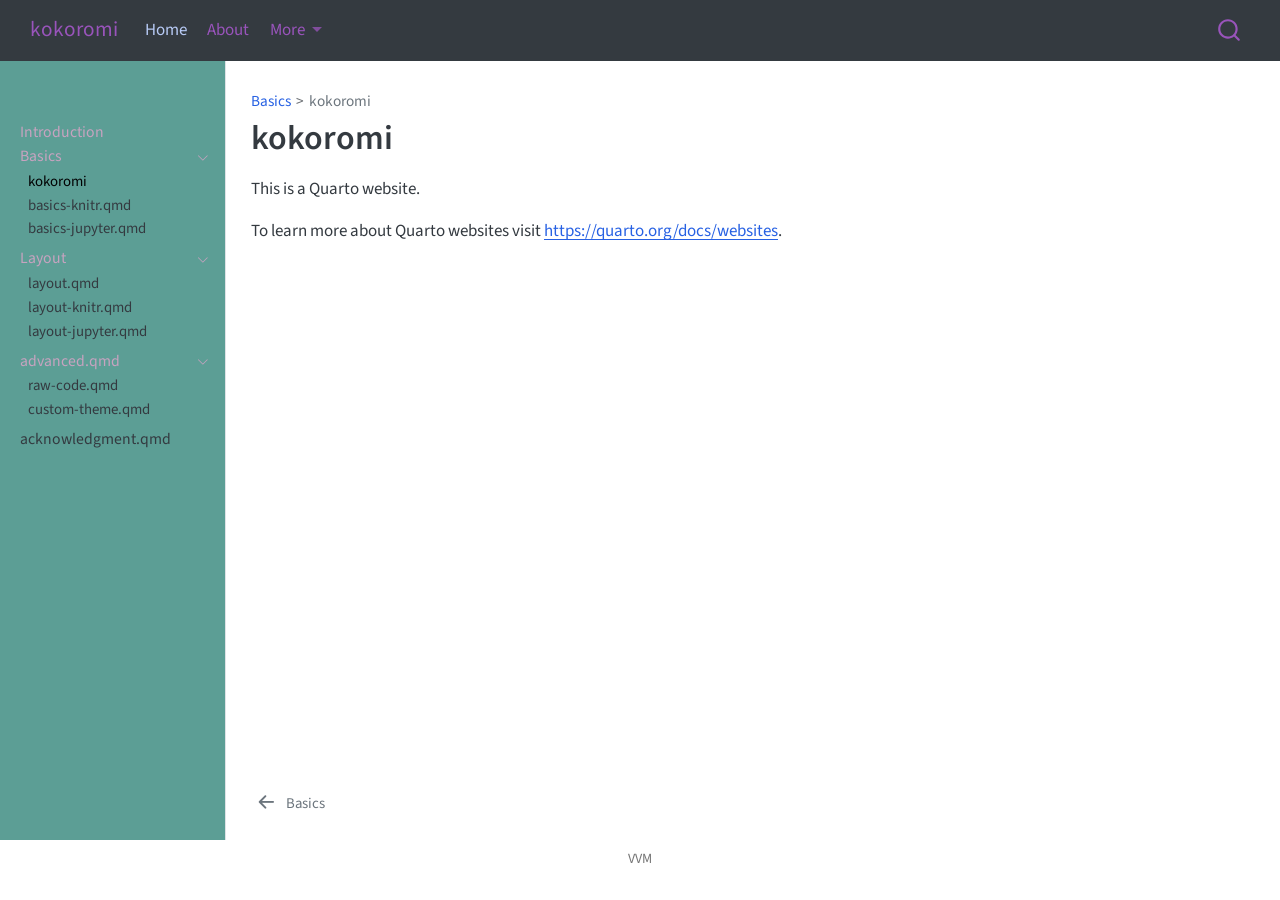
<file: index.html>
<!DOCTYPE html>
<html xmlns="http://www.w3.org/1999/xhtml" lang="en" xml:lang="en"><head>

<meta charset="utf-8">
<meta name="generator" content="quarto-1.9.38">

<meta name="viewport" content="width=device-width, initial-scale=1.0, user-scalable=yes">


<title>kokoromi</title>
<style>
/* Default styles provided by pandoc.
** See https://pandoc.org/MANUAL.html#variables-for-html for config info.
*/
code{white-space: pre-wrap;}
span.smallcaps{font-variant: small-caps;}
div.columns{display: flex; gap: min(4vw, 1.5em);}
div.column{flex: auto; overflow-x: auto;}
div.hanging-indent{margin-left: 1.5em; text-indent: -1.5em;}
ul.task-list{list-style: none;}
ul.task-list li input[type="checkbox"] {
  width: 0.8em;
  margin: 0 0.8em 0.2em -1em; /* quarto-specific, see https://github.com/quarto-dev/quarto-cli/issues/4556 */ 
  vertical-align: middle;
}
</style>


<script src="site_libs/quarto-nav/quarto-nav.js"></script>
<script src="site_libs/quarto-nav/headroom.min.js"></script>
<script src="site_libs/clipboard/clipboard.min.js"></script>
<script src="site_libs/quarto-search/autocomplete.umd.js"></script>
<script src="site_libs/quarto-search/fuse.min.js"></script>
<script src="site_libs/quarto-search/quarto-search.js"></script>
<meta name="quarto:offset" content="./">
<link href="./basics-summary.qmd" rel="prev">
<script src="site_libs/quarto-html/quarto.js" type="module"></script>
<script src="site_libs/quarto-html/tabsets/tabsets.js" type="module"></script>
<script src="site_libs/quarto-html/popper.min.js"></script>
<script src="site_libs/quarto-html/tippy.umd.min.js"></script>
<script src="site_libs/quarto-html/anchor.min.js"></script>
<link href="site_libs/quarto-html/tippy.css" rel="stylesheet">
<link href="site_libs/quarto-html/quarto-syntax-highlighting-15634bcf2e68342d4ad2dfa704d543f6.css" rel="stylesheet" id="quarto-text-highlighting-styles">
<script src="site_libs/bootstrap/bootstrap.min.js"></script>
<link href="site_libs/bootstrap/bootstrap-icons.css" rel="stylesheet">
<link href="site_libs/bootstrap/bootstrap-bc978f7abfba8db8d95db302203ba3cf.min.css" rel="stylesheet" append-hash="true" id="quarto-bootstrap" data-mode="light">
<script id="quarto-search-options" type="application/json">{
  "location": "navbar",
  "copy-button": false,
  "collapse-after": 3,
  "panel-placement": "end",
  "type": "overlay",
  "limit": 50,
  "keyboard-shortcut": [
    "f",
    "/",
    "s"
  ],
  "show-item-context": false,
  "language": {
    "search-no-results-text": "No results",
    "search-matching-documents-text": "matching documents",
    "search-copy-link-title": "Copy link to search",
    "search-hide-matches-text": "Hide additional matches",
    "search-more-match-text": "more match in this document",
    "search-more-matches-text": "more matches in this document",
    "search-clear-button-title": "Clear",
    "search-text-placeholder": "",
    "search-detached-cancel-button-title": "Cancel",
    "search-submit-button-title": "Submit",
    "search-label": "Search"
  }
}</script>


<link rel="stylesheet" href="styles.css">
</head>

<body class="nav-sidebar docked nav-fixed quarto-light">

<div id="quarto-search-results"></div>
  <header id="quarto-header" class="headroom fixed-top">
    <nav class="navbar navbar-expand-lg " data-bs-theme="dark">
      <div class="navbar-container container-fluid">
      <div class="navbar-brand-container mx-auto">
    <a class="navbar-brand" href="./index.html">
    <span class="navbar-title">kokoromi</span>
    </a>
  </div>
            <div id="quarto-search" class="" title="Search"></div>
          <button class="navbar-toggler" type="button" data-bs-toggle="collapse" data-bs-target="#navbarCollapse" aria-controls="navbarCollapse" role="menu" aria-expanded="false" aria-label="Toggle navigation" onclick="if (window.quartoToggleHeadroom) { window.quartoToggleHeadroom(); }">
  <span class="navbar-toggler-icon"></span>
</button>
          <div class="collapse navbar-collapse" id="navbarCollapse">
            <ul class="navbar-nav navbar-nav-scroll me-auto">
  <li class="nav-item">
    <a class="nav-link active" href="./index.html" aria-current="page"> 
<span class="menu-text">Home</span></a>
  </li>  
  <li class="nav-item">
    <a class="nav-link" href="./about.html"> 
<span class="menu-text">About</span></a>
  </li>  
  <li class="nav-item dropdown ">
    <a class="nav-link dropdown-toggle" href="#" id="nav-menu-more" role="link" data-bs-toggle="dropdown" aria-expanded="false">
 <span class="menu-text">More</span>
    </a>
    <ul class="dropdown-menu" aria-labelledby="nav-menu-more">    
        <li>
    <a class="dropdown-item" href="./about.html">
 <span class="dropdown-text">About</span></a>
  </li>  
        <li class="dropdown-header">talks.qmd</li>
    </ul>
  </li>
</ul>
          </div> <!-- /navcollapse -->
            <div class="quarto-navbar-tools">
</div>
      </div> <!-- /container-fluid -->
    </nav>
  <nav class="quarto-secondary-nav">
    <div class="container-fluid d-flex">
      <button type="button" class="quarto-btn-toggle btn" data-bs-toggle="collapse" role="button" data-bs-target=".quarto-sidebar-collapse-item" aria-controls="quarto-sidebar" aria-expanded="false" aria-label="Toggle sidebar navigation" onclick="if (window.quartoToggleHeadroom) { window.quartoToggleHeadroom(); }">
        <i class="bi bi-layout-text-sidebar-reverse"></i>
      </button>
        <nav class="quarto-page-breadcrumbs" aria-label="breadcrumb"><ol class="breadcrumb"><li class="breadcrumb-item"><a href="./basics-summary.qmd">Basics</a></li><li class="breadcrumb-item"><a href="./index.html">kokoromi</a></li></ol></nav>
        <a class="flex-grow-1" role="navigation" data-bs-toggle="collapse" data-bs-target=".quarto-sidebar-collapse-item" aria-controls="quarto-sidebar" aria-expanded="false" aria-label="Toggle sidebar navigation" onclick="if (window.quartoToggleHeadroom) { window.quartoToggleHeadroom(); }">      
        </a>
      <button type="button" class="btn quarto-search-button" aria-label="Search" onclick="window.quartoOpenSearch();">
        <i class="bi bi-search"></i>
      </button>
    </div>
  </nav>
</header>
<!-- content -->
<div id="quarto-content" class="quarto-container page-columns page-rows-contents page-layout-article page-navbar">
<!-- sidebar -->
  <nav id="quarto-sidebar" class="sidebar collapse collapse-horizontal quarto-sidebar-collapse-item sidebar-navigation docked overflow-auto">
        <div class="mt-2 flex-shrink-0 align-items-center">
        <div class="sidebar-search">
        <div id="quarto-search" class="" title="Search"></div>
        </div>
        </div>
    <div class="sidebar-menu-container"> 
    <ul class="list-unstyled mt-1">
        <li class="sidebar-item">
  <div class="sidebar-item-container"> 
  <a href="./introduction.qmd" class="sidebar-item-text sidebar-link">
 <span class="menu-text">Introduction</span></a>
  </div>
</li>
        <li class="sidebar-item sidebar-item-section">
      <div class="sidebar-item-container"> 
            <a href="./basics-summary.qmd" class="sidebar-item-text sidebar-link">
 <span class="menu-text">Basics</span></a>
          <a class="sidebar-item-toggle text-start" data-bs-toggle="collapse" data-bs-target="#quarto-sidebar-section-1" role="navigation" aria-expanded="true" aria-label="Toggle section">
            <i class="bi bi-chevron-right ms-2"></i>
          </a> 
      </div>
      <ul id="quarto-sidebar-section-1" class="collapse list-unstyled sidebar-section depth1 show">  
          <li class="sidebar-item">
  <div class="sidebar-item-container"> 
  <a href="./index.html" class="sidebar-item-text sidebar-link active">
 <span class="menu-text">kokoromi</span></a>
  </div>
</li>
          <li class="sidebar-item">
 <span class="menu-text">basics-knitr.qmd</span>
  </li>
          <li class="sidebar-item">
 <span class="menu-text">basics-jupyter.qmd</span>
  </li>
      </ul>
  </li>
        <li class="sidebar-item sidebar-item-section">
      <div class="sidebar-item-container"> 
            <a class="sidebar-item-text sidebar-link text-start" data-bs-toggle="collapse" data-bs-target="#quarto-sidebar-section-2" role="navigation" aria-expanded="true">
 <span class="menu-text">Layout</span></a>
          <a class="sidebar-item-toggle text-start" data-bs-toggle="collapse" data-bs-target="#quarto-sidebar-section-2" role="navigation" aria-expanded="true" aria-label="Toggle section">
            <i class="bi bi-chevron-right ms-2"></i>
          </a> 
      </div>
      <ul id="quarto-sidebar-section-2" class="collapse list-unstyled sidebar-section depth1 show">  
          <li class="sidebar-item">
 <span class="menu-text">layout.qmd</span>
  </li>
          <li class="sidebar-item">
 <span class="menu-text">layout-knitr.qmd</span>
  </li>
          <li class="sidebar-item">
 <span class="menu-text">layout-jupyter.qmd</span>
  </li>
      </ul>
  </li>
        <li class="sidebar-item sidebar-item-section">
      <div class="sidebar-item-container"> 
            <a class="sidebar-item-text sidebar-link text-start" data-bs-toggle="collapse" data-bs-target="#quarto-sidebar-section-3" role="navigation" aria-expanded="true">
 <span class="menu-text">advanced.qmd</span></a>
          <a class="sidebar-item-toggle text-start" data-bs-toggle="collapse" data-bs-target="#quarto-sidebar-section-3" role="navigation" aria-expanded="true" aria-label="Toggle section">
            <i class="bi bi-chevron-right ms-2"></i>
          </a> 
      </div>
      <ul id="quarto-sidebar-section-3" class="collapse list-unstyled sidebar-section depth1 show">  
          <li class="sidebar-item">
 <span class="menu-text">raw-code.qmd</span>
  </li>
          <li class="sidebar-item">
 <span class="menu-text">custom-theme.qmd</span>
  </li>
      </ul>
  </li>
        <li class="sidebar-item">
 <span class="menu-text">acknowledgment.qmd</span>
  </li>
    </ul>
    </div>
</nav>
<div id="quarto-sidebar-glass" class="quarto-sidebar-collapse-item" data-bs-toggle="collapse" data-bs-target=".quarto-sidebar-collapse-item"></div>
<!-- margin-sidebar -->
    <div id="quarto-margin-sidebar" class="sidebar margin-sidebar zindex-bottom">
        
    </div>
<!-- main -->
<main class="content" id="quarto-document-content">

<header id="title-block-header" class="quarto-title-block default"><nav class="quarto-page-breadcrumbs quarto-title-breadcrumbs d-none d-lg-block" aria-label="breadcrumb"><ol class="breadcrumb"><li class="breadcrumb-item"><a href="./basics-summary.qmd">Basics</a></li><li class="breadcrumb-item"><a href="./index.html">kokoromi</a></li></ol></nav>
<div class="quarto-title">
<h1 class="title">kokoromi</h1>
</div>



<div class="quarto-title-meta">

    
  
    
  </div>
  


</header>


<p>This is a Quarto website.</p>
<p>To learn more about Quarto websites visit <a href="https://quarto.org/docs/websites" class="uri">https://quarto.org/docs/websites</a>.</p>



</main> <!-- /main -->
<script id="quarto-html-after-body" type="application/javascript">
  window.document.addEventListener("DOMContentLoaded", function (event) {
    const icon = "";
    const anchorJS = new window.AnchorJS();
    anchorJS.options = {
      placement: 'right',
      icon: icon
    };
    anchorJS.add('.anchored');
    const isCodeAnnotation = (el) => {
      for (const clz of el.classList) {
        if (clz.startsWith('code-annotation-')) {                     
          return true;
        }
      }
      return false;
    }
    const onCopySuccess = function(e) {
      // button target
      const button = e.trigger;
      // don't keep focus
      button.blur();
      // flash "checked"
      button.classList.add('code-copy-button-checked');
      var currentTitle = button.getAttribute("title");
      button.setAttribute("title", "Copied!");
      let tooltip;
      if (window.bootstrap) {
        button.setAttribute("data-bs-toggle", "tooltip");
        button.setAttribute("data-bs-placement", "left");
        button.setAttribute("data-bs-title", "Copied!");
        tooltip = new bootstrap.Tooltip(button, 
          { trigger: "manual", 
            customClass: "code-copy-button-tooltip",
            offset: [0, -8]});
        tooltip.show();    
      }
      setTimeout(function() {
        if (tooltip) {
          tooltip.hide();
          button.removeAttribute("data-bs-title");
          button.removeAttribute("data-bs-toggle");
          button.removeAttribute("data-bs-placement");
        }
        button.setAttribute("title", currentTitle);
        button.classList.remove('code-copy-button-checked');
      }, 1000);
      // clear code selection
      e.clearSelection();
    }
    const getTextToCopy = function(trigger) {
      const outerScaffold = trigger.parentElement.cloneNode(true);
      const codeEl = outerScaffold.querySelector('code');
      for (const childEl of codeEl.children) {
        if (isCodeAnnotation(childEl)) {
          childEl.remove();
        }
      }
      return codeEl.innerText;
    }
    const clipboard = new window.ClipboardJS('.code-copy-button:not([data-in-quarto-modal])', {
      text: getTextToCopy
    });
    clipboard.on('success', onCopySuccess);
    if (window.document.getElementById('quarto-embedded-source-code-modal')) {
      const clipboardModal = new window.ClipboardJS('.code-copy-button[data-in-quarto-modal]', {
        text: getTextToCopy,
        container: window.document.getElementById('quarto-embedded-source-code-modal')
      });
      clipboardModal.on('success', onCopySuccess);
    }
      var localhostRegex = new RegExp(/^(?:http|https):\/\/localhost\:?[0-9]*\//);
      var mailtoRegex = new RegExp(/^mailto:/);
        var filterRegex = new RegExp("https:\/\/vvaldiviamedina\.github\.io\/");
      var isInternal = (href) => {
          return filterRegex.test(href) || localhostRegex.test(href) || mailtoRegex.test(href);
      }
      // Inspect non-navigation links and adorn them if external
     var links = window.document.querySelectorAll('a[href]:not(.nav-link):not(.navbar-brand):not(.toc-action):not(.sidebar-link):not(.sidebar-item-toggle):not(.pagination-link):not(.no-external):not([aria-hidden]):not(.dropdown-item):not(.quarto-navigation-tool):not(.about-link)');
      for (var i=0; i<links.length; i++) {
        const link = links[i];
        if (!isInternal(link.href)) {
          // undo the damage that might have been done by quarto-nav.js in the case of
          // links that we want to consider external
          if (link.dataset.originalHref !== undefined) {
            link.href = link.dataset.originalHref;
          }
        }
      }
    function tippyHover(el, contentFn, onTriggerFn, onUntriggerFn) {
      const config = {
        allowHTML: true,
        maxWidth: 500,
        delay: 100,
        arrow: false,
        appendTo: function(el) {
            return el.parentElement;
        },
        interactive: true,
        interactiveBorder: 10,
        theme: 'quarto',
        placement: 'bottom-start',
      };
      if (contentFn) {
        config.content = contentFn;
      }
      if (onTriggerFn) {
        config.onTrigger = onTriggerFn;
      }
      if (onUntriggerFn) {
        config.onUntrigger = onUntriggerFn;
      }
      window.tippy(el, config); 
    }
    const noterefs = window.document.querySelectorAll('a[role="doc-noteref"]');
    for (var i=0; i<noterefs.length; i++) {
      const ref = noterefs[i];
      tippyHover(ref, function() {
        // use id or data attribute instead here
        let href = ref.getAttribute('data-footnote-href') || ref.getAttribute('href');
        try { href = new URL(href).hash; } catch {}
        const id = href.replace(/^#\/?/, "");
        const note = window.document.getElementById(id);
        if (note) {
          return note.innerHTML;
        } else {
          return "";
        }
      });
    }
    const xrefs = window.document.querySelectorAll('a.quarto-xref');
    const processXRef = (id, note) => {
      // Strip column container classes
      const stripColumnClz = (el) => {
        el.classList.remove("page-full", "page-columns");
        if (el.children) {
          for (const child of el.children) {
            stripColumnClz(child);
          }
        }
      }
      stripColumnClz(note)
      if (id === null || id.startsWith('sec-')) {
        // Special case sections, only their first couple elements
        const container = document.createElement("div");
        if (note.children && note.children.length > 2) {
          container.appendChild(note.children[0].cloneNode(true));
          for (let i = 1; i < note.children.length; i++) {
            const child = note.children[i];
            if (child.tagName === "P" && child.innerText === "") {
              continue;
            } else {
              container.appendChild(child.cloneNode(true));
              break;
            }
          }
          if (window.Quarto?.typesetMath) {
            window.Quarto.typesetMath(container);
          }
          return container.innerHTML
        } else {
          if (window.Quarto?.typesetMath) {
            window.Quarto.typesetMath(note);
          }
          return note.innerHTML;
        }
      } else {
        // Remove any anchor links if they are present
        const anchorLink = note.querySelector('a.anchorjs-link');
        if (anchorLink) {
          anchorLink.remove();
        }
        if (window.Quarto?.typesetMath) {
          window.Quarto.typesetMath(note);
        }
        if (note.classList.contains("callout")) {
          return note.outerHTML;
        } else {
          return note.innerHTML;
        }
      }
    }
    for (var i=0; i<xrefs.length; i++) {
      const xref = xrefs[i];
      tippyHover(xref, undefined, function(instance) {
        instance.disable();
        let url = xref.getAttribute('href');
        let hash = undefined; 
        if (url.startsWith('#')) {
          hash = url;
        } else {
          try { hash = new URL(url).hash; } catch {}
        }
        if (hash) {
          const id = hash.replace(/^#\/?/, "");
          const note = window.document.getElementById(id);
          if (note !== null) {
            try {
              const html = processXRef(id, note.cloneNode(true));
              instance.setContent(html);
            } finally {
              instance.enable();
              instance.show();
            }
          } else {
            // See if we can fetch this
            fetch(url.split('#')[0])
            .then(res => res.text())
            .then(html => {
              const parser = new DOMParser();
              const htmlDoc = parser.parseFromString(html, "text/html");
              const note = htmlDoc.getElementById(id);
              if (note !== null) {
                const html = processXRef(id, note);
                instance.setContent(html);
              } 
            }).finally(() => {
              instance.enable();
              instance.show();
            });
          }
        } else {
          // See if we can fetch a full url (with no hash to target)
          // This is a special case and we should probably do some content thinning / targeting
          fetch(url)
          .then(res => res.text())
          .then(html => {
            const parser = new DOMParser();
            const htmlDoc = parser.parseFromString(html, "text/html");
            const note = htmlDoc.querySelector('main.content');
            if (note !== null) {
              // This should only happen for chapter cross references
              // (since there is no id in the URL)
              // remove the first header
              if (note.children.length > 0 && note.children[0].tagName === "HEADER") {
                note.children[0].remove();
              }
              const html = processXRef(null, note);
              instance.setContent(html);
            } 
          }).finally(() => {
            instance.enable();
            instance.show();
          });
        }
      }, function(instance) {
      });
    }
        let selectedAnnoteEl;
        const selectorForAnnotation = ( cell, annotation) => {
          let cellAttr = 'data-code-cell="' + cell + '"';
          let lineAttr = 'data-code-annotation="' +  annotation + '"';
          const selector = 'span[' + cellAttr + '][' + lineAttr + ']';
          return selector;
        }
        const selectCodeLines = (annoteEl) => {
          const doc = window.document;
          const targetCell = annoteEl.getAttribute("data-target-cell");
          const targetAnnotation = annoteEl.getAttribute("data-target-annotation");
          const annoteSpan = window.document.querySelector(selectorForAnnotation(targetCell, targetAnnotation));
          const lines = annoteSpan.getAttribute("data-code-lines").split(",");
          const lineIds = lines.map((line) => {
            return targetCell + "-" + line;
          })
          let top = null;
          let height = null;
          let parent = null;
          if (lineIds.length > 0) {
              //compute the position of the single el (top and bottom and make a div)
              const el = window.document.getElementById(lineIds[0]);
              top = el.offsetTop;
              height = el.offsetHeight;
              parent = el.parentElement.parentElement;
            if (lineIds.length > 1) {
              const lastEl = window.document.getElementById(lineIds[lineIds.length - 1]);
              const bottom = lastEl.offsetTop + lastEl.offsetHeight;
              height = bottom - top;
            }
            if (top !== null && height !== null && parent !== null) {
              // cook up a div (if necessary) and position it 
              let div = window.document.getElementById("code-annotation-line-highlight");
              if (div === null) {
                div = window.document.createElement("div");
                div.setAttribute("id", "code-annotation-line-highlight");
                div.style.position = 'absolute';
                parent.appendChild(div);
              }
              div.style.top = top - 2 + "px";
              div.style.height = height + 4 + "px";
              div.style.left = 0;
              let gutterDiv = window.document.getElementById("code-annotation-line-highlight-gutter");
              if (gutterDiv === null) {
                gutterDiv = window.document.createElement("div");
                gutterDiv.setAttribute("id", "code-annotation-line-highlight-gutter");
                gutterDiv.style.position = 'absolute';
                const codeCell = window.document.getElementById(targetCell);
                const gutter = codeCell.querySelector('.code-annotation-gutter');
                gutter.appendChild(gutterDiv);
              }
              gutterDiv.style.top = top - 2 + "px";
              gutterDiv.style.height = height + 4 + "px";
            }
            selectedAnnoteEl = annoteEl;
          }
        };
        const unselectCodeLines = () => {
          const elementsIds = ["code-annotation-line-highlight", "code-annotation-line-highlight-gutter"];
          elementsIds.forEach((elId) => {
            const div = window.document.getElementById(elId);
            if (div) {
              div.remove();
            }
          });
          selectedAnnoteEl = undefined;
        };
          // Handle positioning of the toggle
      window.addEventListener(
        "resize",
        throttle(() => {
          elRect = undefined;
          if (selectedAnnoteEl) {
            selectCodeLines(selectedAnnoteEl);
          }
        }, 10)
      );
      function throttle(fn, ms) {
      let throttle = false;
      let timer;
        return (...args) => {
          if(!throttle) { // first call gets through
              fn.apply(this, args);
              throttle = true;
          } else { // all the others get throttled
              if(timer) clearTimeout(timer); // cancel #2
              timer = setTimeout(() => {
                fn.apply(this, args);
                timer = throttle = false;
              }, ms);
          }
        };
      }
        // Attach click handler to the DT
        const annoteDls = window.document.querySelectorAll('dt[data-target-cell]');
        for (const annoteDlNode of annoteDls) {
          annoteDlNode.addEventListener('click', (event) => {
            const clickedEl = event.target;
            if (clickedEl !== selectedAnnoteEl) {
              unselectCodeLines();
              const activeEl = window.document.querySelector('dt[data-target-cell].code-annotation-active');
              if (activeEl) {
                activeEl.classList.remove('code-annotation-active');
              }
              selectCodeLines(clickedEl);
              clickedEl.classList.add('code-annotation-active');
            } else {
              // Unselect the line
              unselectCodeLines();
              clickedEl.classList.remove('code-annotation-active');
            }
          });
        }
    const findCites = (el) => {
      const parentEl = el.parentElement;
      if (parentEl) {
        const cites = parentEl.dataset.cites;
        if (cites) {
          return {
            el,
            cites: cites.split(' ')
          };
        } else {
          return findCites(el.parentElement)
        }
      } else {
        return undefined;
      }
    };
    var bibliorefs = window.document.querySelectorAll('a[role="doc-biblioref"]');
    for (var i=0; i<bibliorefs.length; i++) {
      const ref = bibliorefs[i];
      const citeInfo = findCites(ref);
      if (citeInfo) {
        tippyHover(citeInfo.el, function() {
          var popup = window.document.createElement('div');
          citeInfo.cites.forEach(function(cite) {
            var citeDiv = window.document.createElement('div');
            citeDiv.classList.add('hanging-indent');
            citeDiv.classList.add('csl-entry');
            var biblioDiv = window.document.getElementById('ref-' + cite);
            if (biblioDiv) {
              citeDiv.innerHTML = biblioDiv.innerHTML;
            }
            popup.appendChild(citeDiv);
          });
          return popup.innerHTML;
        });
      }
    }
  });
  </script>
<nav class="page-navigation">
  <div class="nav-page nav-page-previous">
      <a href="./basics-summary.qmd" class="pagination-link" aria-label="Basics">
        <i class="bi bi-arrow-left-short"></i> <span class="nav-page-text">Basics</span>
      </a>          
  </div>
  <div class="nav-page nav-page-next">
  </div>
</nav>
</div> <!-- /content -->
<footer class="footer">
  <div class="nav-footer">
    <div class="nav-footer-left">
      &nbsp;
    </div>   
    <div class="nav-footer-center">
<p>VVM</p>
</div>
    <div class="nav-footer-right">
      &nbsp;
    </div>
  </div>
</footer>




</body></html>
</file>
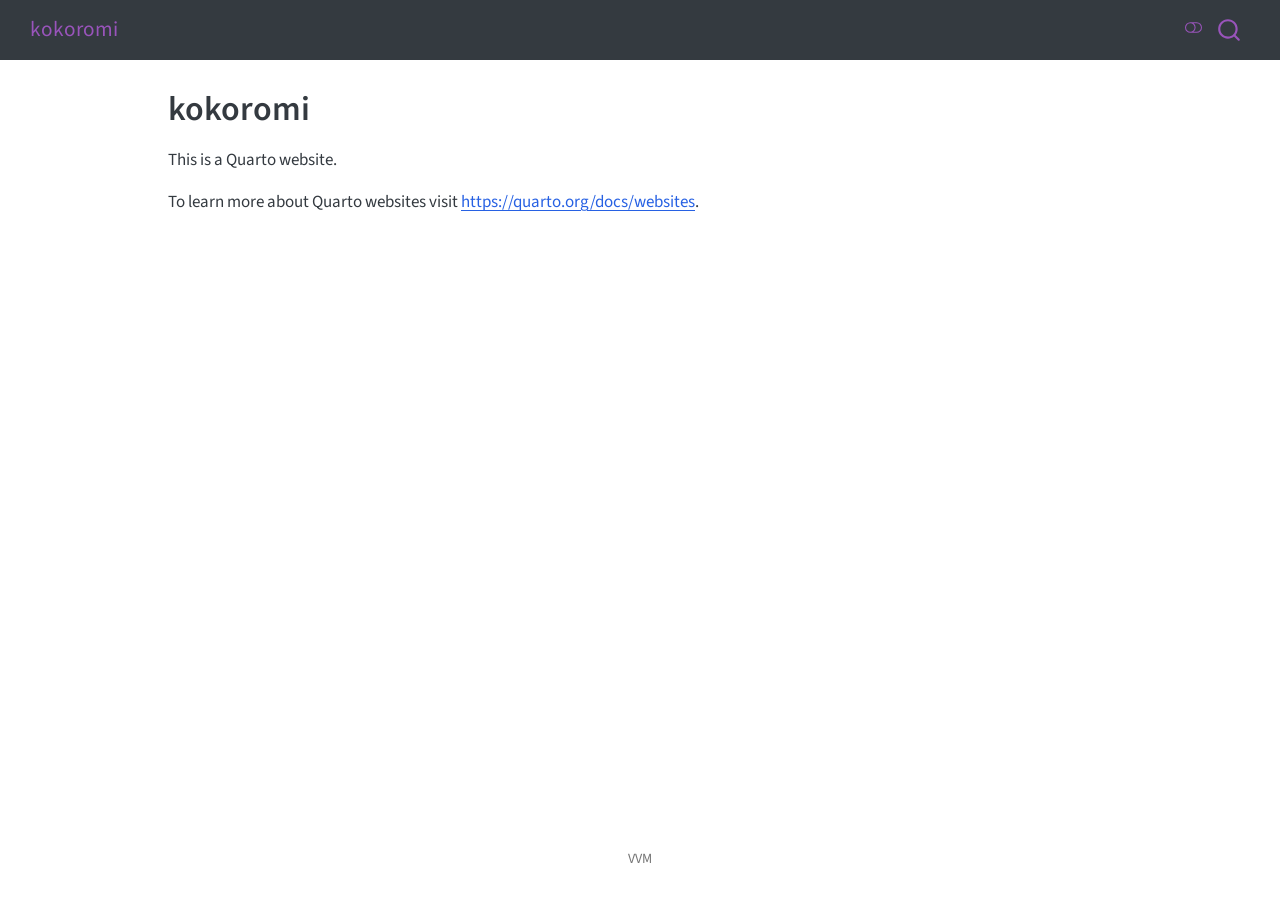
<file: docs/index.html>
<!DOCTYPE html>
<html xmlns="http://www.w3.org/1999/xhtml" lang="en" xml:lang="en"><head>

<meta charset="utf-8">
<meta name="generator" content="quarto-1.9.38">

<meta name="viewport" content="width=device-width, initial-scale=1.0, user-scalable=yes">


<title>kokoromi</title>
<style>
/* Default styles provided by pandoc.
** See https://pandoc.org/MANUAL.html#variables-for-html for config info.
*/
code{white-space: pre-wrap;}
span.smallcaps{font-variant: small-caps;}
div.columns{display: flex; gap: min(4vw, 1.5em);}
div.column{flex: auto; overflow-x: auto;}
div.hanging-indent{margin-left: 1.5em; text-indent: -1.5em;}
ul.task-list{list-style: none;}
ul.task-list li input[type="checkbox"] {
  width: 0.8em;
  margin: 0 0.8em 0.2em -1em; /* quarto-specific, see https://github.com/quarto-dev/quarto-cli/issues/4556 */ 
  vertical-align: middle;
}
</style>


<script src="site_libs/quarto-nav/quarto-nav.js"></script>
<script src="site_libs/quarto-nav/headroom.min.js"></script>
<script src="site_libs/clipboard/clipboard.min.js"></script>
<script src="site_libs/quarto-search/autocomplete.umd.js"></script>
<script src="site_libs/quarto-search/fuse.min.js"></script>
<script src="site_libs/quarto-search/quarto-search.js"></script>
<meta name="quarto:offset" content="./">
<script src="site_libs/quarto-html/quarto.js" type="module"></script>
<script src="site_libs/quarto-html/tabsets/tabsets.js" type="module"></script>
<script src="site_libs/quarto-html/popper.min.js"></script>
<script src="site_libs/quarto-html/tippy.umd.min.js"></script>
<script src="site_libs/quarto-html/anchor.min.js"></script>
<link href="site_libs/quarto-html/tippy.css" rel="stylesheet">
<link href="site_libs/quarto-html/quarto-syntax-highlighting-15634bcf2e68342d4ad2dfa704d543f6.css" rel="stylesheet" class="quarto-color-scheme" id="quarto-text-highlighting-styles">
<link href="site_libs/quarto-html/quarto-syntax-highlighting-dark-0a6b7249c26820e032cb0bd839ff02b1.css" rel="stylesheet" class="quarto-color-scheme quarto-color-alternate" id="quarto-text-highlighting-styles">
<link href="site_libs/quarto-html/quarto-syntax-highlighting-15634bcf2e68342d4ad2dfa704d543f6.css" rel="stylesheet" class="quarto-color-scheme-extra" id="quarto-text-highlighting-styles">
<script src="site_libs/bootstrap/bootstrap.min.js"></script>
<link href="site_libs/bootstrap/bootstrap-icons.css" rel="stylesheet">
<link href="site_libs/bootstrap/bootstrap-bc978f7abfba8db8d95db302203ba3cf.min.css" rel="stylesheet" append-hash="true" class="quarto-color-scheme" id="quarto-bootstrap" data-mode="light">
<link href="site_libs/bootstrap/bootstrap-dark-8ddb4d391d68f4465c027565eeb45e56.min.css" rel="stylesheet" append-hash="true" class="quarto-color-scheme quarto-color-alternate" id="quarto-bootstrap" data-mode="dark">
<link href="site_libs/bootstrap/bootstrap-bc978f7abfba8db8d95db302203ba3cf.min.css" rel="stylesheet" append-hash="true" class="quarto-color-scheme-extra" id="quarto-bootstrap" data-mode="light">
<script id="quarto-search-options" type="application/json">{
  "location": "navbar",
  "copy-button": false,
  "collapse-after": 3,
  "panel-placement": "end",
  "type": "overlay",
  "limit": 50,
  "keyboard-shortcut": [
    "f",
    "/",
    "s"
  ],
  "show-item-context": false,
  "language": {
    "search-no-results-text": "No results",
    "search-matching-documents-text": "matching documents",
    "search-copy-link-title": "Copy link to search",
    "search-hide-matches-text": "Hide additional matches",
    "search-more-match-text": "more match in this document",
    "search-more-matches-text": "more matches in this document",
    "search-clear-button-title": "Clear",
    "search-text-placeholder": "",
    "search-detached-cancel-button-title": "Cancel",
    "search-submit-button-title": "Submit",
    "search-label": "Search"
  }
}</script>


<link rel="stylesheet" href="styles.css">
</head>

<body class="nav-fixed quarto-light"><script id="quarto-html-before-body" type="application/javascript">
    const toggleBodyColorMode = (bsSheetEl) => {
      const mode = bsSheetEl.getAttribute("data-mode");
      const bodyEl = window.document.querySelector("body");
      if (mode === "dark") {
        bodyEl.classList.add("quarto-dark");
        bodyEl.classList.remove("quarto-light");
      } else {
        bodyEl.classList.add("quarto-light");
        bodyEl.classList.remove("quarto-dark");
      }
    }
    const toggleBodyColorPrimary = () => {
      const bsSheetEl = window.document.querySelector("link#quarto-bootstrap:not([rel=disabled-stylesheet])");
      if (bsSheetEl) {
        toggleBodyColorMode(bsSheetEl);
      }
    }
    const setColorSchemeToggle = (alternate) => {
      const toggles = window.document.querySelectorAll('.quarto-color-scheme-toggle');
      for (let i=0; i < toggles.length; i++) {
        const toggle = toggles[i];
        if (toggle) {
          if (alternate) {
            toggle.classList.add("alternate");
          } else {
            toggle.classList.remove("alternate");
          }
        }
      }
    };
    const toggleColorMode = (alternate) => {
      // Switch the stylesheets
      const primaryStylesheets = window.document.querySelectorAll('link.quarto-color-scheme:not(.quarto-color-alternate)');
      const alternateStylesheets = window.document.querySelectorAll('link.quarto-color-scheme.quarto-color-alternate');
      manageTransitions('#quarto-margin-sidebar .nav-link', false);
      if (alternate) {
        // note: dark is layered on light, we don't disable primary!
        enableStylesheet(alternateStylesheets);
        for (const sheetNode of alternateStylesheets) {
          if (sheetNode.id === "quarto-bootstrap") {
            toggleBodyColorMode(sheetNode);
          }
        }
      } else {
        disableStylesheet(alternateStylesheets);
        enableStylesheet(primaryStylesheets)
        toggleBodyColorPrimary();
      }
      manageTransitions('#quarto-margin-sidebar .nav-link', true);
      // Switch the toggles
      setColorSchemeToggle(alternate)
      // Hack to workaround the fact that safari doesn't
      // properly recolor the scrollbar when toggling (#1455)
      if (navigator.userAgent.indexOf('Safari') > 0 && navigator.userAgent.indexOf('Chrome') == -1) {
        manageTransitions("body", false);
        window.scrollTo(0, 1);
        setTimeout(() => {
          window.scrollTo(0, 0);
          manageTransitions("body", true);
        }, 40);
      }
    }
    const disableStylesheet = (stylesheets) => {
      for (let i=0; i < stylesheets.length; i++) {
        const stylesheet = stylesheets[i];
        stylesheet.rel = 'disabled-stylesheet';
      }
    }
    const enableStylesheet = (stylesheets) => {
      for (let i=0; i < stylesheets.length; i++) {
        const stylesheet = stylesheets[i];
        if(stylesheet.rel !== 'stylesheet') { // for Chrome, which will still FOUC without this check
          stylesheet.rel = 'stylesheet';
        }
      }
    }
    const manageTransitions = (selector, allowTransitions) => {
      const els = window.document.querySelectorAll(selector);
      for (let i=0; i < els.length; i++) {
        const el = els[i];
        if (allowTransitions) {
          el.classList.remove('notransition');
        } else {
          el.classList.add('notransition');
        }
      }
    }
    const isFileUrl = () => {
      return window.location.protocol === 'file:';
    }
    const hasAlternateSentinel = () => {
      let styleSentinel = getColorSchemeSentinel();
      if (styleSentinel !== null) {
        return styleSentinel === "alternate";
      } else {
        return false;
      }
    }
    const setStyleSentinel = (alternate) => {
      const value = alternate ? "alternate" : "default";
      if (!isFileUrl()) {
        window.localStorage.setItem("quarto-color-scheme", value);
      } else {
        localAlternateSentinel = value;
      }
    }
    const getColorSchemeSentinel = () => {
      if (!isFileUrl()) {
        const storageValue = window.localStorage.getItem("quarto-color-scheme");
        return storageValue != null ? storageValue : localAlternateSentinel;
      } else {
        return localAlternateSentinel;
      }
    }
    const toggleGiscusIfUsed = (isAlternate, darkModeDefault) => {
      const baseTheme = document.querySelector('#giscus-base-theme')?.value ?? 'light';
      const alternateTheme = document.querySelector('#giscus-alt-theme')?.value ?? 'dark';
      let newTheme = '';
      if(authorPrefersDark) {
        newTheme = isAlternate ? baseTheme : alternateTheme;
      } else {
        newTheme = isAlternate ? alternateTheme : baseTheme;
      }
      const changeGiscusTheme = () => {
        // From: https://github.com/giscus/giscus/issues/336
        const sendMessage = (message) => {
          const iframe = document.querySelector('iframe.giscus-frame');
          if (!iframe) return;
          iframe.contentWindow.postMessage({ giscus: message }, 'https://giscus.app');
        }
        sendMessage({
          setConfig: {
            theme: newTheme
          }
        });
      }
      const isGiscussLoaded = window.document.querySelector('iframe.giscus-frame') !== null;
      if (isGiscussLoaded) {
        changeGiscusTheme();
      }
    };
    const authorPrefersDark = false;
    const darkModeDefault = authorPrefersDark;
      document.querySelector('link#quarto-text-highlighting-styles.quarto-color-scheme-extra').rel = 'disabled-stylesheet';
      document.querySelector('link#quarto-bootstrap.quarto-color-scheme-extra').rel = 'disabled-stylesheet';
    let localAlternateSentinel = darkModeDefault ? 'alternate' : 'default';
    // Dark / light mode switch
    window.quartoToggleColorScheme = () => {
      // Read the current dark / light value
      let toAlternate = !hasAlternateSentinel();
      toggleColorMode(toAlternate);
      setStyleSentinel(toAlternate);
      toggleGiscusIfUsed(toAlternate, darkModeDefault);
      window.dispatchEvent(new Event('resize'));
    };
    // Switch to dark mode if need be
    if (hasAlternateSentinel()) {
      toggleColorMode(true);
    } else {
      toggleColorMode(false);
    }
  </script>

<div id="quarto-search-results"></div>
  <header id="quarto-header" class="headroom fixed-top">
    <nav class="navbar navbar-expand-lg " data-bs-theme="dark">
      <div class="navbar-container container-fluid">
      <div class="navbar-brand-container mx-auto">
    <a class="navbar-brand" href="./index.html">
    <span class="navbar-title">kokoromi</span>
    </a>
  </div>
        <div class="quarto-navbar-tools tools-end">
  <a href="" class="quarto-color-scheme-toggle quarto-navigation-tool  px-1" onclick="window.quartoToggleColorScheme(); return false;" title="Toggle dark mode"><i class="bi"></i></a>
</div>
          <div id="quarto-search" class="" title="Search"></div>
      </div> <!-- /container-fluid -->
    </nav>
</header>
<!-- content -->
<div id="quarto-content" class="quarto-container page-columns page-rows-contents page-layout-article page-navbar">
<!-- sidebar -->
<!-- margin-sidebar -->
    <div id="quarto-margin-sidebar" class="sidebar margin-sidebar zindex-bottom">
        
    </div>
<!-- main -->
<main class="content" id="quarto-document-content">


<header id="title-block-header" class="quarto-title-block default">
<div class="quarto-title">
<h1 class="title">kokoromi</h1>
</div>



<div class="quarto-title-meta">

    
  
    
  </div>
  


</header>


<p>This is a Quarto website.</p>
<p>To learn more about Quarto websites visit <a href="https://quarto.org/docs/websites" class="uri">https://quarto.org/docs/websites</a>.</p>



</main> <!-- /main -->
<script id="quarto-html-after-body" type="application/javascript">
  window.document.addEventListener("DOMContentLoaded", function (event) {
    // Ensure there is a toggle, if there isn't float one in the top right
    if (window.document.querySelector('.quarto-color-scheme-toggle') === null) {
      const a = window.document.createElement('a');
      a.classList.add('top-right');
      a.classList.add('quarto-color-scheme-toggle');
      a.href = "";
      a.onclick = function() { try { window.quartoToggleColorScheme(); } catch {} return false; };
      const i = window.document.createElement("i");
      i.classList.add('bi');
      a.appendChild(i);
      window.document.body.appendChild(a);
    }
    setColorSchemeToggle(hasAlternateSentinel())
    const icon = "";
    const anchorJS = new window.AnchorJS();
    anchorJS.options = {
      placement: 'right',
      icon: icon
    };
    anchorJS.add('.anchored');
    const isCodeAnnotation = (el) => {
      for (const clz of el.classList) {
        if (clz.startsWith('code-annotation-')) {                     
          return true;
        }
      }
      return false;
    }
    const onCopySuccess = function(e) {
      // button target
      const button = e.trigger;
      // don't keep focus
      button.blur();
      // flash "checked"
      button.classList.add('code-copy-button-checked');
      var currentTitle = button.getAttribute("title");
      button.setAttribute("title", "Copied!");
      let tooltip;
      if (window.bootstrap) {
        button.setAttribute("data-bs-toggle", "tooltip");
        button.setAttribute("data-bs-placement", "left");
        button.setAttribute("data-bs-title", "Copied!");
        tooltip = new bootstrap.Tooltip(button, 
          { trigger: "manual", 
            customClass: "code-copy-button-tooltip",
            offset: [0, -8]});
        tooltip.show();    
      }
      setTimeout(function() {
        if (tooltip) {
          tooltip.hide();
          button.removeAttribute("data-bs-title");
          button.removeAttribute("data-bs-toggle");
          button.removeAttribute("data-bs-placement");
        }
        button.setAttribute("title", currentTitle);
        button.classList.remove('code-copy-button-checked');
      }, 1000);
      // clear code selection
      e.clearSelection();
    }
    const getTextToCopy = function(trigger) {
      const outerScaffold = trigger.parentElement.cloneNode(true);
      const codeEl = outerScaffold.querySelector('code');
      for (const childEl of codeEl.children) {
        if (isCodeAnnotation(childEl)) {
          childEl.remove();
        }
      }
      return codeEl.innerText;
    }
    const clipboard = new window.ClipboardJS('.code-copy-button:not([data-in-quarto-modal])', {
      text: getTextToCopy
    });
    clipboard.on('success', onCopySuccess);
    if (window.document.getElementById('quarto-embedded-source-code-modal')) {
      const clipboardModal = new window.ClipboardJS('.code-copy-button[data-in-quarto-modal]', {
        text: getTextToCopy,
        container: window.document.getElementById('quarto-embedded-source-code-modal')
      });
      clipboardModal.on('success', onCopySuccess);
    }
      var localhostRegex = new RegExp(/^(?:http|https):\/\/localhost\:?[0-9]*\//);
      var mailtoRegex = new RegExp(/^mailto:/);
        var filterRegex = new RegExp('/' + window.location.host + '/');
      var isInternal = (href) => {
          return filterRegex.test(href) || localhostRegex.test(href) || mailtoRegex.test(href);
      }
      // Inspect non-navigation links and adorn them if external
     var links = window.document.querySelectorAll('a[href]:not(.nav-link):not(.navbar-brand):not(.toc-action):not(.sidebar-link):not(.sidebar-item-toggle):not(.pagination-link):not(.no-external):not([aria-hidden]):not(.dropdown-item):not(.quarto-navigation-tool):not(.about-link)');
      for (var i=0; i<links.length; i++) {
        const link = links[i];
        if (!isInternal(link.href)) {
          // undo the damage that might have been done by quarto-nav.js in the case of
          // links that we want to consider external
          if (link.dataset.originalHref !== undefined) {
            link.href = link.dataset.originalHref;
          }
        }
      }
    function tippyHover(el, contentFn, onTriggerFn, onUntriggerFn) {
      const config = {
        allowHTML: true,
        maxWidth: 500,
        delay: 100,
        arrow: false,
        appendTo: function(el) {
            return el.parentElement;
        },
        interactive: true,
        interactiveBorder: 10,
        theme: 'quarto',
        placement: 'bottom-start',
      };
      if (contentFn) {
        config.content = contentFn;
      }
      if (onTriggerFn) {
        config.onTrigger = onTriggerFn;
      }
      if (onUntriggerFn) {
        config.onUntrigger = onUntriggerFn;
      }
      window.tippy(el, config); 
    }
    const noterefs = window.document.querySelectorAll('a[role="doc-noteref"]');
    for (var i=0; i<noterefs.length; i++) {
      const ref = noterefs[i];
      tippyHover(ref, function() {
        // use id or data attribute instead here
        let href = ref.getAttribute('data-footnote-href') || ref.getAttribute('href');
        try { href = new URL(href).hash; } catch {}
        const id = href.replace(/^#\/?/, "");
        const note = window.document.getElementById(id);
        if (note) {
          return note.innerHTML;
        } else {
          return "";
        }
      });
    }
    const xrefs = window.document.querySelectorAll('a.quarto-xref');
    const processXRef = (id, note) => {
      // Strip column container classes
      const stripColumnClz = (el) => {
        el.classList.remove("page-full", "page-columns");
        if (el.children) {
          for (const child of el.children) {
            stripColumnClz(child);
          }
        }
      }
      stripColumnClz(note)
      if (id === null || id.startsWith('sec-')) {
        // Special case sections, only their first couple elements
        const container = document.createElement("div");
        if (note.children && note.children.length > 2) {
          container.appendChild(note.children[0].cloneNode(true));
          for (let i = 1; i < note.children.length; i++) {
            const child = note.children[i];
            if (child.tagName === "P" && child.innerText === "") {
              continue;
            } else {
              container.appendChild(child.cloneNode(true));
              break;
            }
          }
          if (window.Quarto?.typesetMath) {
            window.Quarto.typesetMath(container);
          }
          return container.innerHTML
        } else {
          if (window.Quarto?.typesetMath) {
            window.Quarto.typesetMath(note);
          }
          return note.innerHTML;
        }
      } else {
        // Remove any anchor links if they are present
        const anchorLink = note.querySelector('a.anchorjs-link');
        if (anchorLink) {
          anchorLink.remove();
        }
        if (window.Quarto?.typesetMath) {
          window.Quarto.typesetMath(note);
        }
        if (note.classList.contains("callout")) {
          return note.outerHTML;
        } else {
          return note.innerHTML;
        }
      }
    }
    for (var i=0; i<xrefs.length; i++) {
      const xref = xrefs[i];
      tippyHover(xref, undefined, function(instance) {
        instance.disable();
        let url = xref.getAttribute('href');
        let hash = undefined; 
        if (url.startsWith('#')) {
          hash = url;
        } else {
          try { hash = new URL(url).hash; } catch {}
        }
        if (hash) {
          const id = hash.replace(/^#\/?/, "");
          const note = window.document.getElementById(id);
          if (note !== null) {
            try {
              const html = processXRef(id, note.cloneNode(true));
              instance.setContent(html);
            } finally {
              instance.enable();
              instance.show();
            }
          } else {
            // See if we can fetch this
            fetch(url.split('#')[0])
            .then(res => res.text())
            .then(html => {
              const parser = new DOMParser();
              const htmlDoc = parser.parseFromString(html, "text/html");
              const note = htmlDoc.getElementById(id);
              if (note !== null) {
                const html = processXRef(id, note);
                instance.setContent(html);
              } 
            }).finally(() => {
              instance.enable();
              instance.show();
            });
          }
        } else {
          // See if we can fetch a full url (with no hash to target)
          // This is a special case and we should probably do some content thinning / targeting
          fetch(url)
          .then(res => res.text())
          .then(html => {
            const parser = new DOMParser();
            const htmlDoc = parser.parseFromString(html, "text/html");
            const note = htmlDoc.querySelector('main.content');
            if (note !== null) {
              // This should only happen for chapter cross references
              // (since there is no id in the URL)
              // remove the first header
              if (note.children.length > 0 && note.children[0].tagName === "HEADER") {
                note.children[0].remove();
              }
              const html = processXRef(null, note);
              instance.setContent(html);
            } 
          }).finally(() => {
            instance.enable();
            instance.show();
          });
        }
      }, function(instance) {
      });
    }
        let selectedAnnoteEl;
        const selectorForAnnotation = ( cell, annotation) => {
          let cellAttr = 'data-code-cell="' + cell + '"';
          let lineAttr = 'data-code-annotation="' +  annotation + '"';
          const selector = 'span[' + cellAttr + '][' + lineAttr + ']';
          return selector;
        }
        const selectCodeLines = (annoteEl) => {
          const doc = window.document;
          const targetCell = annoteEl.getAttribute("data-target-cell");
          const targetAnnotation = annoteEl.getAttribute("data-target-annotation");
          const annoteSpan = window.document.querySelector(selectorForAnnotation(targetCell, targetAnnotation));
          const lines = annoteSpan.getAttribute("data-code-lines").split(",");
          const lineIds = lines.map((line) => {
            return targetCell + "-" + line;
          })
          let top = null;
          let height = null;
          let parent = null;
          if (lineIds.length > 0) {
              //compute the position of the single el (top and bottom and make a div)
              const el = window.document.getElementById(lineIds[0]);
              top = el.offsetTop;
              height = el.offsetHeight;
              parent = el.parentElement.parentElement;
            if (lineIds.length > 1) {
              const lastEl = window.document.getElementById(lineIds[lineIds.length - 1]);
              const bottom = lastEl.offsetTop + lastEl.offsetHeight;
              height = bottom - top;
            }
            if (top !== null && height !== null && parent !== null) {
              // cook up a div (if necessary) and position it 
              let div = window.document.getElementById("code-annotation-line-highlight");
              if (div === null) {
                div = window.document.createElement("div");
                div.setAttribute("id", "code-annotation-line-highlight");
                div.style.position = 'absolute';
                parent.appendChild(div);
              }
              div.style.top = top - 2 + "px";
              div.style.height = height + 4 + "px";
              div.style.left = 0;
              let gutterDiv = window.document.getElementById("code-annotation-line-highlight-gutter");
              if (gutterDiv === null) {
                gutterDiv = window.document.createElement("div");
                gutterDiv.setAttribute("id", "code-annotation-line-highlight-gutter");
                gutterDiv.style.position = 'absolute';
                const codeCell = window.document.getElementById(targetCell);
                const gutter = codeCell.querySelector('.code-annotation-gutter');
                gutter.appendChild(gutterDiv);
              }
              gutterDiv.style.top = top - 2 + "px";
              gutterDiv.style.height = height + 4 + "px";
            }
            selectedAnnoteEl = annoteEl;
          }
        };
        const unselectCodeLines = () => {
          const elementsIds = ["code-annotation-line-highlight", "code-annotation-line-highlight-gutter"];
          elementsIds.forEach((elId) => {
            const div = window.document.getElementById(elId);
            if (div) {
              div.remove();
            }
          });
          selectedAnnoteEl = undefined;
        };
          // Handle positioning of the toggle
      window.addEventListener(
        "resize",
        throttle(() => {
          elRect = undefined;
          if (selectedAnnoteEl) {
            selectCodeLines(selectedAnnoteEl);
          }
        }, 10)
      );
      function throttle(fn, ms) {
      let throttle = false;
      let timer;
        return (...args) => {
          if(!throttle) { // first call gets through
              fn.apply(this, args);
              throttle = true;
          } else { // all the others get throttled
              if(timer) clearTimeout(timer); // cancel #2
              timer = setTimeout(() => {
                fn.apply(this, args);
                timer = throttle = false;
              }, ms);
          }
        };
      }
        // Attach click handler to the DT
        const annoteDls = window.document.querySelectorAll('dt[data-target-cell]');
        for (const annoteDlNode of annoteDls) {
          annoteDlNode.addEventListener('click', (event) => {
            const clickedEl = event.target;
            if (clickedEl !== selectedAnnoteEl) {
              unselectCodeLines();
              const activeEl = window.document.querySelector('dt[data-target-cell].code-annotation-active');
              if (activeEl) {
                activeEl.classList.remove('code-annotation-active');
              }
              selectCodeLines(clickedEl);
              clickedEl.classList.add('code-annotation-active');
            } else {
              // Unselect the line
              unselectCodeLines();
              clickedEl.classList.remove('code-annotation-active');
            }
          });
        }
    const findCites = (el) => {
      const parentEl = el.parentElement;
      if (parentEl) {
        const cites = parentEl.dataset.cites;
        if (cites) {
          return {
            el,
            cites: cites.split(' ')
          };
        } else {
          return findCites(el.parentElement)
        }
      } else {
        return undefined;
      }
    };
    var bibliorefs = window.document.querySelectorAll('a[role="doc-biblioref"]');
    for (var i=0; i<bibliorefs.length; i++) {
      const ref = bibliorefs[i];
      const citeInfo = findCites(ref);
      if (citeInfo) {
        tippyHover(citeInfo.el, function() {
          var popup = window.document.createElement('div');
          citeInfo.cites.forEach(function(cite) {
            var citeDiv = window.document.createElement('div');
            citeDiv.classList.add('hanging-indent');
            citeDiv.classList.add('csl-entry');
            var biblioDiv = window.document.getElementById('ref-' + cite);
            if (biblioDiv) {
              citeDiv.innerHTML = biblioDiv.innerHTML;
            }
            popup.appendChild(citeDiv);
          });
          return popup.innerHTML;
        });
      }
    }
  });
  </script>
</div> <!-- /content -->
<footer class="footer">
  <div class="nav-footer">
    <div class="nav-footer-left">
      &nbsp;
    </div>   
    <div class="nav-footer-center">
<p>VVM</p>
</div>
    <div class="nav-footer-right">
      &nbsp;
    </div>
  </div>
</footer>




</body></html>
</file>
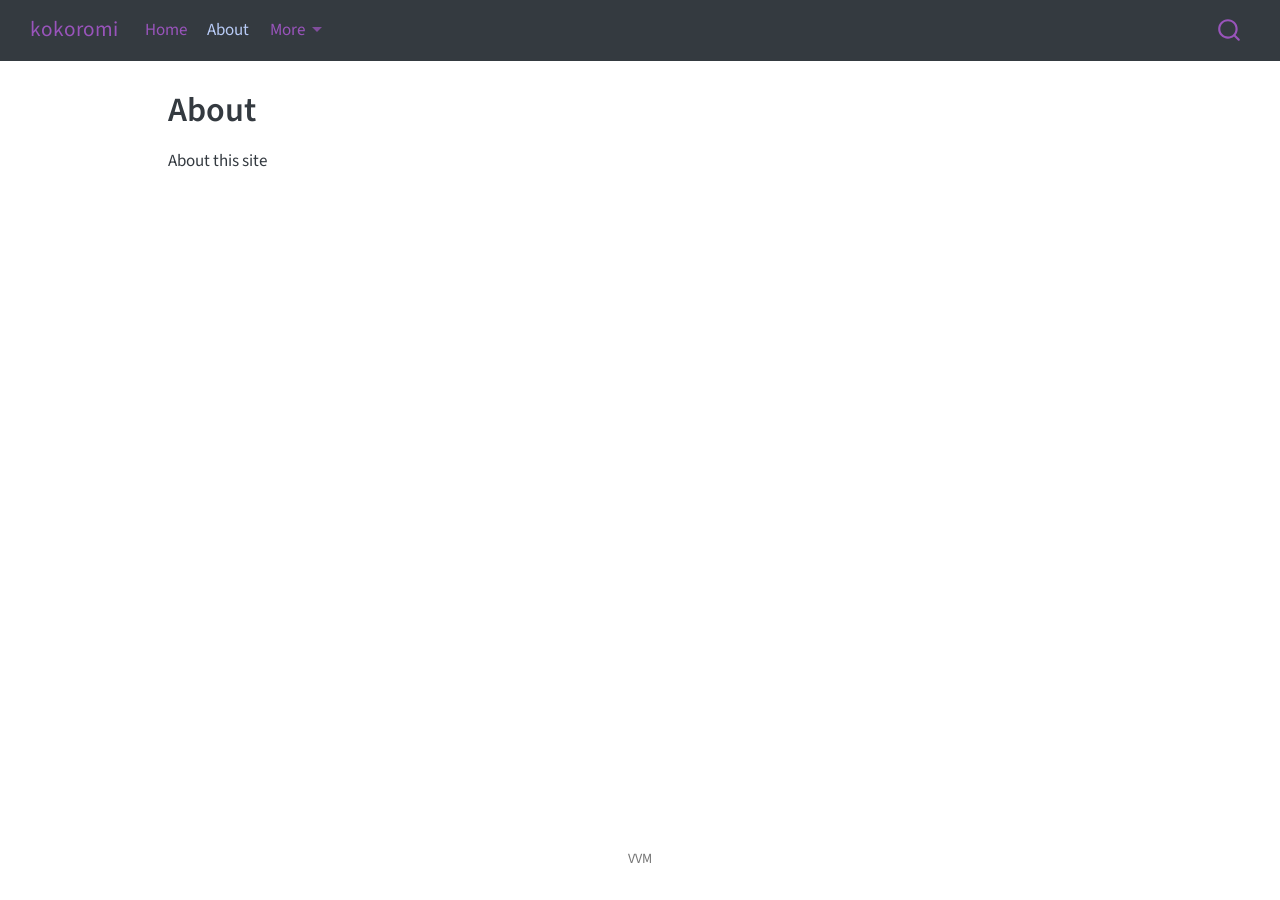
<file: about.html>
<!DOCTYPE html>
<html xmlns="http://www.w3.org/1999/xhtml" lang="en" xml:lang="en"><head>

<meta charset="utf-8">
<meta name="generator" content="quarto-1.9.38">

<meta name="viewport" content="width=device-width, initial-scale=1.0, user-scalable=yes">


<title>About – kokoromi</title>
<style>
/* Default styles provided by pandoc.
** See https://pandoc.org/MANUAL.html#variables-for-html for config info.
*/
code{white-space: pre-wrap;}
span.smallcaps{font-variant: small-caps;}
div.columns{display: flex; gap: min(4vw, 1.5em);}
div.column{flex: auto; overflow-x: auto;}
div.hanging-indent{margin-left: 1.5em; text-indent: -1.5em;}
ul.task-list{list-style: none;}
ul.task-list li input[type="checkbox"] {
  width: 0.8em;
  margin: 0 0.8em 0.2em -1em; /* quarto-specific, see https://github.com/quarto-dev/quarto-cli/issues/4556 */ 
  vertical-align: middle;
}
</style>


<script src="site_libs/quarto-nav/quarto-nav.js"></script>
<script src="site_libs/quarto-nav/headroom.min.js"></script>
<script src="site_libs/clipboard/clipboard.min.js"></script>
<script src="site_libs/quarto-search/autocomplete.umd.js"></script>
<script src="site_libs/quarto-search/fuse.min.js"></script>
<script src="site_libs/quarto-search/quarto-search.js"></script>
<meta name="quarto:offset" content="./">
<script src="site_libs/quarto-html/quarto.js" type="module"></script>
<script src="site_libs/quarto-html/tabsets/tabsets.js" type="module"></script>
<script src="site_libs/quarto-html/popper.min.js"></script>
<script src="site_libs/quarto-html/tippy.umd.min.js"></script>
<script src="site_libs/quarto-html/anchor.min.js"></script>
<link href="site_libs/quarto-html/tippy.css" rel="stylesheet">
<link href="site_libs/quarto-html/quarto-syntax-highlighting-15634bcf2e68342d4ad2dfa704d543f6.css" rel="stylesheet" id="quarto-text-highlighting-styles">
<script src="site_libs/bootstrap/bootstrap.min.js"></script>
<link href="site_libs/bootstrap/bootstrap-icons.css" rel="stylesheet">
<link href="site_libs/bootstrap/bootstrap-bc978f7abfba8db8d95db302203ba3cf.min.css" rel="stylesheet" append-hash="true" id="quarto-bootstrap" data-mode="light">
<script id="quarto-search-options" type="application/json">{
  "location": "navbar",
  "copy-button": false,
  "collapse-after": 3,
  "panel-placement": "end",
  "type": "overlay",
  "limit": 50,
  "keyboard-shortcut": [
    "f",
    "/",
    "s"
  ],
  "show-item-context": false,
  "language": {
    "search-no-results-text": "No results",
    "search-matching-documents-text": "matching documents",
    "search-copy-link-title": "Copy link to search",
    "search-hide-matches-text": "Hide additional matches",
    "search-more-match-text": "more match in this document",
    "search-more-matches-text": "more matches in this document",
    "search-clear-button-title": "Clear",
    "search-text-placeholder": "",
    "search-detached-cancel-button-title": "Cancel",
    "search-submit-button-title": "Submit",
    "search-label": "Search"
  }
}</script>


<link rel="stylesheet" href="styles.css">
</head>

<body class="nav-fixed quarto-light">

<div id="quarto-search-results"></div>
  <header id="quarto-header" class="headroom fixed-top">
    <nav class="navbar navbar-expand-lg " data-bs-theme="dark">
      <div class="navbar-container container-fluid">
      <div class="navbar-brand-container mx-auto">
    <a class="navbar-brand" href="./index.html">
    <span class="navbar-title">kokoromi</span>
    </a>
  </div>
            <div id="quarto-search" class="" title="Search"></div>
          <button class="navbar-toggler" type="button" data-bs-toggle="collapse" data-bs-target="#navbarCollapse" aria-controls="navbarCollapse" role="menu" aria-expanded="false" aria-label="Toggle navigation" onclick="if (window.quartoToggleHeadroom) { window.quartoToggleHeadroom(); }">
  <span class="navbar-toggler-icon"></span>
</button>
          <div class="collapse navbar-collapse" id="navbarCollapse">
            <ul class="navbar-nav navbar-nav-scroll me-auto">
  <li class="nav-item">
    <a class="nav-link" href="./index.html"> 
<span class="menu-text">Home</span></a>
  </li>  
  <li class="nav-item">
    <a class="nav-link active" href="./about.html" aria-current="page"> 
<span class="menu-text">About</span></a>
  </li>  
  <li class="nav-item dropdown ">
    <a class="nav-link dropdown-toggle" href="#" id="nav-menu-more" role="link" data-bs-toggle="dropdown" aria-expanded="false">
 <span class="menu-text">More</span>
    </a>
    <ul class="dropdown-menu" aria-labelledby="nav-menu-more">    
        <li>
    <a class="dropdown-item" href="./about.html">
 <span class="dropdown-text">About</span></a>
  </li>  
        <li class="dropdown-header">talks.qmd</li>
    </ul>
  </li>
</ul>
          </div> <!-- /navcollapse -->
            <div class="quarto-navbar-tools">
</div>
      </div> <!-- /container-fluid -->
    </nav>
</header>
<!-- content -->
<div id="quarto-content" class="quarto-container page-columns page-rows-contents page-layout-article page-navbar">
<!-- sidebar -->
<!-- margin-sidebar -->
    <div id="quarto-margin-sidebar" class="sidebar margin-sidebar zindex-bottom">
        
    </div>
<!-- main -->
<main class="content" id="quarto-document-content">

<header id="title-block-header" class="quarto-title-block default">
<div class="quarto-title">
<h1 class="title">About</h1>
</div>



<div class="quarto-title-meta">

    
  
    
  </div>
  


</header>


<p>About this site</p>



</main> <!-- /main -->
<script id="quarto-html-after-body" type="application/javascript">
  window.document.addEventListener("DOMContentLoaded", function (event) {
    const icon = "";
    const anchorJS = new window.AnchorJS();
    anchorJS.options = {
      placement: 'right',
      icon: icon
    };
    anchorJS.add('.anchored');
    const isCodeAnnotation = (el) => {
      for (const clz of el.classList) {
        if (clz.startsWith('code-annotation-')) {                     
          return true;
        }
      }
      return false;
    }
    const onCopySuccess = function(e) {
      // button target
      const button = e.trigger;
      // don't keep focus
      button.blur();
      // flash "checked"
      button.classList.add('code-copy-button-checked');
      var currentTitle = button.getAttribute("title");
      button.setAttribute("title", "Copied!");
      let tooltip;
      if (window.bootstrap) {
        button.setAttribute("data-bs-toggle", "tooltip");
        button.setAttribute("data-bs-placement", "left");
        button.setAttribute("data-bs-title", "Copied!");
        tooltip = new bootstrap.Tooltip(button, 
          { trigger: "manual", 
            customClass: "code-copy-button-tooltip",
            offset: [0, -8]});
        tooltip.show();    
      }
      setTimeout(function() {
        if (tooltip) {
          tooltip.hide();
          button.removeAttribute("data-bs-title");
          button.removeAttribute("data-bs-toggle");
          button.removeAttribute("data-bs-placement");
        }
        button.setAttribute("title", currentTitle);
        button.classList.remove('code-copy-button-checked');
      }, 1000);
      // clear code selection
      e.clearSelection();
    }
    const getTextToCopy = function(trigger) {
      const outerScaffold = trigger.parentElement.cloneNode(true);
      const codeEl = outerScaffold.querySelector('code');
      for (const childEl of codeEl.children) {
        if (isCodeAnnotation(childEl)) {
          childEl.remove();
        }
      }
      return codeEl.innerText;
    }
    const clipboard = new window.ClipboardJS('.code-copy-button:not([data-in-quarto-modal])', {
      text: getTextToCopy
    });
    clipboard.on('success', onCopySuccess);
    if (window.document.getElementById('quarto-embedded-source-code-modal')) {
      const clipboardModal = new window.ClipboardJS('.code-copy-button[data-in-quarto-modal]', {
        text: getTextToCopy,
        container: window.document.getElementById('quarto-embedded-source-code-modal')
      });
      clipboardModal.on('success', onCopySuccess);
    }
      var localhostRegex = new RegExp(/^(?:http|https):\/\/localhost\:?[0-9]*\//);
      var mailtoRegex = new RegExp(/^mailto:/);
        var filterRegex = new RegExp("https:\/\/vvaldiviamedina\.github\.io\/");
      var isInternal = (href) => {
          return filterRegex.test(href) || localhostRegex.test(href) || mailtoRegex.test(href);
      }
      // Inspect non-navigation links and adorn them if external
     var links = window.document.querySelectorAll('a[href]:not(.nav-link):not(.navbar-brand):not(.toc-action):not(.sidebar-link):not(.sidebar-item-toggle):not(.pagination-link):not(.no-external):not([aria-hidden]):not(.dropdown-item):not(.quarto-navigation-tool):not(.about-link)');
      for (var i=0; i<links.length; i++) {
        const link = links[i];
        if (!isInternal(link.href)) {
          // undo the damage that might have been done by quarto-nav.js in the case of
          // links that we want to consider external
          if (link.dataset.originalHref !== undefined) {
            link.href = link.dataset.originalHref;
          }
        }
      }
    function tippyHover(el, contentFn, onTriggerFn, onUntriggerFn) {
      const config = {
        allowHTML: true,
        maxWidth: 500,
        delay: 100,
        arrow: false,
        appendTo: function(el) {
            return el.parentElement;
        },
        interactive: true,
        interactiveBorder: 10,
        theme: 'quarto',
        placement: 'bottom-start',
      };
      if (contentFn) {
        config.content = contentFn;
      }
      if (onTriggerFn) {
        config.onTrigger = onTriggerFn;
      }
      if (onUntriggerFn) {
        config.onUntrigger = onUntriggerFn;
      }
      window.tippy(el, config); 
    }
    const noterefs = window.document.querySelectorAll('a[role="doc-noteref"]');
    for (var i=0; i<noterefs.length; i++) {
      const ref = noterefs[i];
      tippyHover(ref, function() {
        // use id or data attribute instead here
        let href = ref.getAttribute('data-footnote-href') || ref.getAttribute('href');
        try { href = new URL(href).hash; } catch {}
        const id = href.replace(/^#\/?/, "");
        const note = window.document.getElementById(id);
        if (note) {
          return note.innerHTML;
        } else {
          return "";
        }
      });
    }
    const xrefs = window.document.querySelectorAll('a.quarto-xref');
    const processXRef = (id, note) => {
      // Strip column container classes
      const stripColumnClz = (el) => {
        el.classList.remove("page-full", "page-columns");
        if (el.children) {
          for (const child of el.children) {
            stripColumnClz(child);
          }
        }
      }
      stripColumnClz(note)
      if (id === null || id.startsWith('sec-')) {
        // Special case sections, only their first couple elements
        const container = document.createElement("div");
        if (note.children && note.children.length > 2) {
          container.appendChild(note.children[0].cloneNode(true));
          for (let i = 1; i < note.children.length; i++) {
            const child = note.children[i];
            if (child.tagName === "P" && child.innerText === "") {
              continue;
            } else {
              container.appendChild(child.cloneNode(true));
              break;
            }
          }
          if (window.Quarto?.typesetMath) {
            window.Quarto.typesetMath(container);
          }
          return container.innerHTML
        } else {
          if (window.Quarto?.typesetMath) {
            window.Quarto.typesetMath(note);
          }
          return note.innerHTML;
        }
      } else {
        // Remove any anchor links if they are present
        const anchorLink = note.querySelector('a.anchorjs-link');
        if (anchorLink) {
          anchorLink.remove();
        }
        if (window.Quarto?.typesetMath) {
          window.Quarto.typesetMath(note);
        }
        if (note.classList.contains("callout")) {
          return note.outerHTML;
        } else {
          return note.innerHTML;
        }
      }
    }
    for (var i=0; i<xrefs.length; i++) {
      const xref = xrefs[i];
      tippyHover(xref, undefined, function(instance) {
        instance.disable();
        let url = xref.getAttribute('href');
        let hash = undefined; 
        if (url.startsWith('#')) {
          hash = url;
        } else {
          try { hash = new URL(url).hash; } catch {}
        }
        if (hash) {
          const id = hash.replace(/^#\/?/, "");
          const note = window.document.getElementById(id);
          if (note !== null) {
            try {
              const html = processXRef(id, note.cloneNode(true));
              instance.setContent(html);
            } finally {
              instance.enable();
              instance.show();
            }
          } else {
            // See if we can fetch this
            fetch(url.split('#')[0])
            .then(res => res.text())
            .then(html => {
              const parser = new DOMParser();
              const htmlDoc = parser.parseFromString(html, "text/html");
              const note = htmlDoc.getElementById(id);
              if (note !== null) {
                const html = processXRef(id, note);
                instance.setContent(html);
              } 
            }).finally(() => {
              instance.enable();
              instance.show();
            });
          }
        } else {
          // See if we can fetch a full url (with no hash to target)
          // This is a special case and we should probably do some content thinning / targeting
          fetch(url)
          .then(res => res.text())
          .then(html => {
            const parser = new DOMParser();
            const htmlDoc = parser.parseFromString(html, "text/html");
            const note = htmlDoc.querySelector('main.content');
            if (note !== null) {
              // This should only happen for chapter cross references
              // (since there is no id in the URL)
              // remove the first header
              if (note.children.length > 0 && note.children[0].tagName === "HEADER") {
                note.children[0].remove();
              }
              const html = processXRef(null, note);
              instance.setContent(html);
            } 
          }).finally(() => {
            instance.enable();
            instance.show();
          });
        }
      }, function(instance) {
      });
    }
        let selectedAnnoteEl;
        const selectorForAnnotation = ( cell, annotation) => {
          let cellAttr = 'data-code-cell="' + cell + '"';
          let lineAttr = 'data-code-annotation="' +  annotation + '"';
          const selector = 'span[' + cellAttr + '][' + lineAttr + ']';
          return selector;
        }
        const selectCodeLines = (annoteEl) => {
          const doc = window.document;
          const targetCell = annoteEl.getAttribute("data-target-cell");
          const targetAnnotation = annoteEl.getAttribute("data-target-annotation");
          const annoteSpan = window.document.querySelector(selectorForAnnotation(targetCell, targetAnnotation));
          const lines = annoteSpan.getAttribute("data-code-lines").split(",");
          const lineIds = lines.map((line) => {
            return targetCell + "-" + line;
          })
          let top = null;
          let height = null;
          let parent = null;
          if (lineIds.length > 0) {
              //compute the position of the single el (top and bottom and make a div)
              const el = window.document.getElementById(lineIds[0]);
              top = el.offsetTop;
              height = el.offsetHeight;
              parent = el.parentElement.parentElement;
            if (lineIds.length > 1) {
              const lastEl = window.document.getElementById(lineIds[lineIds.length - 1]);
              const bottom = lastEl.offsetTop + lastEl.offsetHeight;
              height = bottom - top;
            }
            if (top !== null && height !== null && parent !== null) {
              // cook up a div (if necessary) and position it 
              let div = window.document.getElementById("code-annotation-line-highlight");
              if (div === null) {
                div = window.document.createElement("div");
                div.setAttribute("id", "code-annotation-line-highlight");
                div.style.position = 'absolute';
                parent.appendChild(div);
              }
              div.style.top = top - 2 + "px";
              div.style.height = height + 4 + "px";
              div.style.left = 0;
              let gutterDiv = window.document.getElementById("code-annotation-line-highlight-gutter");
              if (gutterDiv === null) {
                gutterDiv = window.document.createElement("div");
                gutterDiv.setAttribute("id", "code-annotation-line-highlight-gutter");
                gutterDiv.style.position = 'absolute';
                const codeCell = window.document.getElementById(targetCell);
                const gutter = codeCell.querySelector('.code-annotation-gutter');
                gutter.appendChild(gutterDiv);
              }
              gutterDiv.style.top = top - 2 + "px";
              gutterDiv.style.height = height + 4 + "px";
            }
            selectedAnnoteEl = annoteEl;
          }
        };
        const unselectCodeLines = () => {
          const elementsIds = ["code-annotation-line-highlight", "code-annotation-line-highlight-gutter"];
          elementsIds.forEach((elId) => {
            const div = window.document.getElementById(elId);
            if (div) {
              div.remove();
            }
          });
          selectedAnnoteEl = undefined;
        };
          // Handle positioning of the toggle
      window.addEventListener(
        "resize",
        throttle(() => {
          elRect = undefined;
          if (selectedAnnoteEl) {
            selectCodeLines(selectedAnnoteEl);
          }
        }, 10)
      );
      function throttle(fn, ms) {
      let throttle = false;
      let timer;
        return (...args) => {
          if(!throttle) { // first call gets through
              fn.apply(this, args);
              throttle = true;
          } else { // all the others get throttled
              if(timer) clearTimeout(timer); // cancel #2
              timer = setTimeout(() => {
                fn.apply(this, args);
                timer = throttle = false;
              }, ms);
          }
        };
      }
        // Attach click handler to the DT
        const annoteDls = window.document.querySelectorAll('dt[data-target-cell]');
        for (const annoteDlNode of annoteDls) {
          annoteDlNode.addEventListener('click', (event) => {
            const clickedEl = event.target;
            if (clickedEl !== selectedAnnoteEl) {
              unselectCodeLines();
              const activeEl = window.document.querySelector('dt[data-target-cell].code-annotation-active');
              if (activeEl) {
                activeEl.classList.remove('code-annotation-active');
              }
              selectCodeLines(clickedEl);
              clickedEl.classList.add('code-annotation-active');
            } else {
              // Unselect the line
              unselectCodeLines();
              clickedEl.classList.remove('code-annotation-active');
            }
          });
        }
    const findCites = (el) => {
      const parentEl = el.parentElement;
      if (parentEl) {
        const cites = parentEl.dataset.cites;
        if (cites) {
          return {
            el,
            cites: cites.split(' ')
          };
        } else {
          return findCites(el.parentElement)
        }
      } else {
        return undefined;
      }
    };
    var bibliorefs = window.document.querySelectorAll('a[role="doc-biblioref"]');
    for (var i=0; i<bibliorefs.length; i++) {
      const ref = bibliorefs[i];
      const citeInfo = findCites(ref);
      if (citeInfo) {
        tippyHover(citeInfo.el, function() {
          var popup = window.document.createElement('div');
          citeInfo.cites.forEach(function(cite) {
            var citeDiv = window.document.createElement('div');
            citeDiv.classList.add('hanging-indent');
            citeDiv.classList.add('csl-entry');
            var biblioDiv = window.document.getElementById('ref-' + cite);
            if (biblioDiv) {
              citeDiv.innerHTML = biblioDiv.innerHTML;
            }
            popup.appendChild(citeDiv);
          });
          return popup.innerHTML;
        });
      }
    }
  });
  </script>
</div> <!-- /content -->
<footer class="footer">
  <div class="nav-footer">
    <div class="nav-footer-left">
      &nbsp;
    </div>   
    <div class="nav-footer-center">
<p>VVM</p>
</div>
    <div class="nav-footer-right">
      &nbsp;
    </div>
  </div>
</footer>




</body></html>
</file>
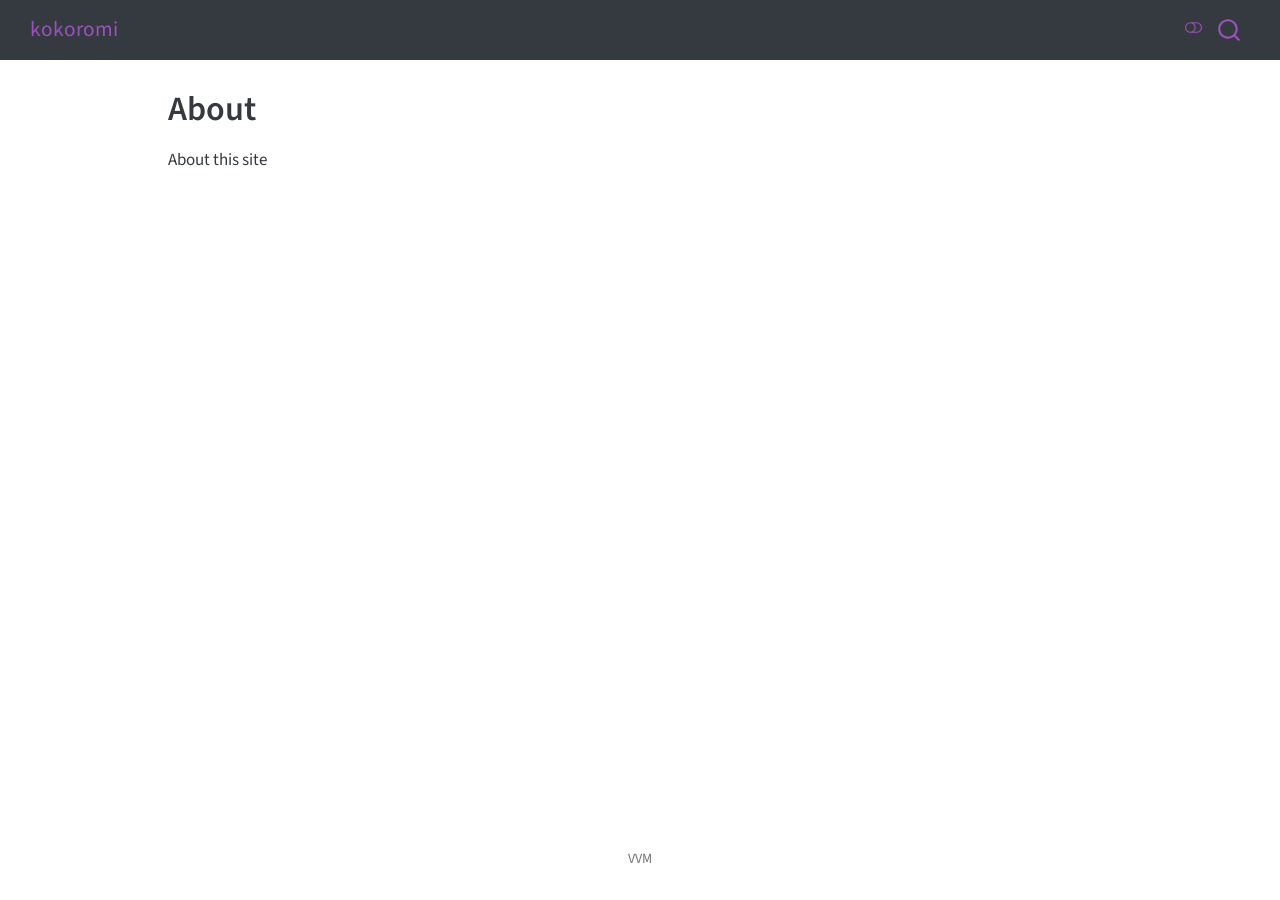
<file: docs/about.html>
<!DOCTYPE html>
<html xmlns="http://www.w3.org/1999/xhtml" lang="en" xml:lang="en"><head>

<meta charset="utf-8">
<meta name="generator" content="quarto-1.9.38">

<meta name="viewport" content="width=device-width, initial-scale=1.0, user-scalable=yes">


<title>About – kokoromi</title>
<style>
/* Default styles provided by pandoc.
** See https://pandoc.org/MANUAL.html#variables-for-html for config info.
*/
code{white-space: pre-wrap;}
span.smallcaps{font-variant: small-caps;}
div.columns{display: flex; gap: min(4vw, 1.5em);}
div.column{flex: auto; overflow-x: auto;}
div.hanging-indent{margin-left: 1.5em; text-indent: -1.5em;}
ul.task-list{list-style: none;}
ul.task-list li input[type="checkbox"] {
  width: 0.8em;
  margin: 0 0.8em 0.2em -1em; /* quarto-specific, see https://github.com/quarto-dev/quarto-cli/issues/4556 */ 
  vertical-align: middle;
}
</style>


<script src="site_libs/quarto-nav/quarto-nav.js"></script>
<script src="site_libs/quarto-nav/headroom.min.js"></script>
<script src="site_libs/clipboard/clipboard.min.js"></script>
<script src="site_libs/quarto-search/autocomplete.umd.js"></script>
<script src="site_libs/quarto-search/fuse.min.js"></script>
<script src="site_libs/quarto-search/quarto-search.js"></script>
<meta name="quarto:offset" content="./">
<script src="site_libs/quarto-html/quarto.js" type="module"></script>
<script src="site_libs/quarto-html/tabsets/tabsets.js" type="module"></script>
<script src="site_libs/quarto-html/popper.min.js"></script>
<script src="site_libs/quarto-html/tippy.umd.min.js"></script>
<script src="site_libs/quarto-html/anchor.min.js"></script>
<link href="site_libs/quarto-html/tippy.css" rel="stylesheet">
<link href="site_libs/quarto-html/quarto-syntax-highlighting-15634bcf2e68342d4ad2dfa704d543f6.css" rel="stylesheet" class="quarto-color-scheme" id="quarto-text-highlighting-styles">
<link href="site_libs/quarto-html/quarto-syntax-highlighting-dark-0a6b7249c26820e032cb0bd839ff02b1.css" rel="stylesheet" class="quarto-color-scheme quarto-color-alternate" id="quarto-text-highlighting-styles">
<link href="site_libs/quarto-html/quarto-syntax-highlighting-15634bcf2e68342d4ad2dfa704d543f6.css" rel="stylesheet" class="quarto-color-scheme-extra" id="quarto-text-highlighting-styles">
<script src="site_libs/bootstrap/bootstrap.min.js"></script>
<link href="site_libs/bootstrap/bootstrap-icons.css" rel="stylesheet">
<link href="site_libs/bootstrap/bootstrap-bc978f7abfba8db8d95db302203ba3cf.min.css" rel="stylesheet" append-hash="true" class="quarto-color-scheme" id="quarto-bootstrap" data-mode="light">
<link href="site_libs/bootstrap/bootstrap-dark-8ddb4d391d68f4465c027565eeb45e56.min.css" rel="stylesheet" append-hash="true" class="quarto-color-scheme quarto-color-alternate" id="quarto-bootstrap" data-mode="dark">
<link href="site_libs/bootstrap/bootstrap-bc978f7abfba8db8d95db302203ba3cf.min.css" rel="stylesheet" append-hash="true" class="quarto-color-scheme-extra" id="quarto-bootstrap" data-mode="light">
<script id="quarto-search-options" type="application/json">{
  "location": "navbar",
  "copy-button": false,
  "collapse-after": 3,
  "panel-placement": "end",
  "type": "overlay",
  "limit": 50,
  "keyboard-shortcut": [
    "f",
    "/",
    "s"
  ],
  "show-item-context": false,
  "language": {
    "search-no-results-text": "No results",
    "search-matching-documents-text": "matching documents",
    "search-copy-link-title": "Copy link to search",
    "search-hide-matches-text": "Hide additional matches",
    "search-more-match-text": "more match in this document",
    "search-more-matches-text": "more matches in this document",
    "search-clear-button-title": "Clear",
    "search-text-placeholder": "",
    "search-detached-cancel-button-title": "Cancel",
    "search-submit-button-title": "Submit",
    "search-label": "Search"
  }
}</script>


<link rel="stylesheet" href="styles.css">
</head>

<body class="nav-fixed quarto-light"><script id="quarto-html-before-body" type="application/javascript">
    const toggleBodyColorMode = (bsSheetEl) => {
      const mode = bsSheetEl.getAttribute("data-mode");
      const bodyEl = window.document.querySelector("body");
      if (mode === "dark") {
        bodyEl.classList.add("quarto-dark");
        bodyEl.classList.remove("quarto-light");
      } else {
        bodyEl.classList.add("quarto-light");
        bodyEl.classList.remove("quarto-dark");
      }
    }
    const toggleBodyColorPrimary = () => {
      const bsSheetEl = window.document.querySelector("link#quarto-bootstrap:not([rel=disabled-stylesheet])");
      if (bsSheetEl) {
        toggleBodyColorMode(bsSheetEl);
      }
    }
    const setColorSchemeToggle = (alternate) => {
      const toggles = window.document.querySelectorAll('.quarto-color-scheme-toggle');
      for (let i=0; i < toggles.length; i++) {
        const toggle = toggles[i];
        if (toggle) {
          if (alternate) {
            toggle.classList.add("alternate");
          } else {
            toggle.classList.remove("alternate");
          }
        }
      }
    };
    const toggleColorMode = (alternate) => {
      // Switch the stylesheets
      const primaryStylesheets = window.document.querySelectorAll('link.quarto-color-scheme:not(.quarto-color-alternate)');
      const alternateStylesheets = window.document.querySelectorAll('link.quarto-color-scheme.quarto-color-alternate');
      manageTransitions('#quarto-margin-sidebar .nav-link', false);
      if (alternate) {
        // note: dark is layered on light, we don't disable primary!
        enableStylesheet(alternateStylesheets);
        for (const sheetNode of alternateStylesheets) {
          if (sheetNode.id === "quarto-bootstrap") {
            toggleBodyColorMode(sheetNode);
          }
        }
      } else {
        disableStylesheet(alternateStylesheets);
        enableStylesheet(primaryStylesheets)
        toggleBodyColorPrimary();
      }
      manageTransitions('#quarto-margin-sidebar .nav-link', true);
      // Switch the toggles
      setColorSchemeToggle(alternate)
      // Hack to workaround the fact that safari doesn't
      // properly recolor the scrollbar when toggling (#1455)
      if (navigator.userAgent.indexOf('Safari') > 0 && navigator.userAgent.indexOf('Chrome') == -1) {
        manageTransitions("body", false);
        window.scrollTo(0, 1);
        setTimeout(() => {
          window.scrollTo(0, 0);
          manageTransitions("body", true);
        }, 40);
      }
    }
    const disableStylesheet = (stylesheets) => {
      for (let i=0; i < stylesheets.length; i++) {
        const stylesheet = stylesheets[i];
        stylesheet.rel = 'disabled-stylesheet';
      }
    }
    const enableStylesheet = (stylesheets) => {
      for (let i=0; i < stylesheets.length; i++) {
        const stylesheet = stylesheets[i];
        if(stylesheet.rel !== 'stylesheet') { // for Chrome, which will still FOUC without this check
          stylesheet.rel = 'stylesheet';
        }
      }
    }
    const manageTransitions = (selector, allowTransitions) => {
      const els = window.document.querySelectorAll(selector);
      for (let i=0; i < els.length; i++) {
        const el = els[i];
        if (allowTransitions) {
          el.classList.remove('notransition');
        } else {
          el.classList.add('notransition');
        }
      }
    }
    const isFileUrl = () => {
      return window.location.protocol === 'file:';
    }
    const hasAlternateSentinel = () => {
      let styleSentinel = getColorSchemeSentinel();
      if (styleSentinel !== null) {
        return styleSentinel === "alternate";
      } else {
        return false;
      }
    }
    const setStyleSentinel = (alternate) => {
      const value = alternate ? "alternate" : "default";
      if (!isFileUrl()) {
        window.localStorage.setItem("quarto-color-scheme", value);
      } else {
        localAlternateSentinel = value;
      }
    }
    const getColorSchemeSentinel = () => {
      if (!isFileUrl()) {
        const storageValue = window.localStorage.getItem("quarto-color-scheme");
        return storageValue != null ? storageValue : localAlternateSentinel;
      } else {
        return localAlternateSentinel;
      }
    }
    const toggleGiscusIfUsed = (isAlternate, darkModeDefault) => {
      const baseTheme = document.querySelector('#giscus-base-theme')?.value ?? 'light';
      const alternateTheme = document.querySelector('#giscus-alt-theme')?.value ?? 'dark';
      let newTheme = '';
      if(authorPrefersDark) {
        newTheme = isAlternate ? baseTheme : alternateTheme;
      } else {
        newTheme = isAlternate ? alternateTheme : baseTheme;
      }
      const changeGiscusTheme = () => {
        // From: https://github.com/giscus/giscus/issues/336
        const sendMessage = (message) => {
          const iframe = document.querySelector('iframe.giscus-frame');
          if (!iframe) return;
          iframe.contentWindow.postMessage({ giscus: message }, 'https://giscus.app');
        }
        sendMessage({
          setConfig: {
            theme: newTheme
          }
        });
      }
      const isGiscussLoaded = window.document.querySelector('iframe.giscus-frame') !== null;
      if (isGiscussLoaded) {
        changeGiscusTheme();
      }
    };
    const authorPrefersDark = false;
    const darkModeDefault = authorPrefersDark;
      document.querySelector('link#quarto-text-highlighting-styles.quarto-color-scheme-extra').rel = 'disabled-stylesheet';
      document.querySelector('link#quarto-bootstrap.quarto-color-scheme-extra').rel = 'disabled-stylesheet';
    let localAlternateSentinel = darkModeDefault ? 'alternate' : 'default';
    // Dark / light mode switch
    window.quartoToggleColorScheme = () => {
      // Read the current dark / light value
      let toAlternate = !hasAlternateSentinel();
      toggleColorMode(toAlternate);
      setStyleSentinel(toAlternate);
      toggleGiscusIfUsed(toAlternate, darkModeDefault);
      window.dispatchEvent(new Event('resize'));
    };
    // Switch to dark mode if need be
    if (hasAlternateSentinel()) {
      toggleColorMode(true);
    } else {
      toggleColorMode(false);
    }
  </script>

<div id="quarto-search-results"></div>
  <header id="quarto-header" class="headroom fixed-top">
    <nav class="navbar navbar-expand-lg " data-bs-theme="dark">
      <div class="navbar-container container-fluid">
      <div class="navbar-brand-container mx-auto">
    <a class="navbar-brand" href="./index.html">
    <span class="navbar-title">kokoromi</span>
    </a>
  </div>
        <div class="quarto-navbar-tools tools-end">
  <a href="" class="quarto-color-scheme-toggle quarto-navigation-tool  px-1" onclick="window.quartoToggleColorScheme(); return false;" title="Toggle dark mode"><i class="bi"></i></a>
</div>
          <div id="quarto-search" class="" title="Search"></div>
      </div> <!-- /container-fluid -->
    </nav>
</header>
<!-- content -->
<div id="quarto-content" class="quarto-container page-columns page-rows-contents page-layout-article page-navbar">
<!-- sidebar -->
<!-- margin-sidebar -->
    <div id="quarto-margin-sidebar" class="sidebar margin-sidebar zindex-bottom">
        
    </div>
<!-- main -->
<main class="content" id="quarto-document-content">


<header id="title-block-header" class="quarto-title-block default">
<div class="quarto-title">
<h1 class="title">About</h1>
</div>



<div class="quarto-title-meta">

    
  
    
  </div>
  


</header>


<p>About this site</p>



</main> <!-- /main -->
<script id="quarto-html-after-body" type="application/javascript">
  window.document.addEventListener("DOMContentLoaded", function (event) {
    // Ensure there is a toggle, if there isn't float one in the top right
    if (window.document.querySelector('.quarto-color-scheme-toggle') === null) {
      const a = window.document.createElement('a');
      a.classList.add('top-right');
      a.classList.add('quarto-color-scheme-toggle');
      a.href = "";
      a.onclick = function() { try { window.quartoToggleColorScheme(); } catch {} return false; };
      const i = window.document.createElement("i");
      i.classList.add('bi');
      a.appendChild(i);
      window.document.body.appendChild(a);
    }
    setColorSchemeToggle(hasAlternateSentinel())
    const icon = "";
    const anchorJS = new window.AnchorJS();
    anchorJS.options = {
      placement: 'right',
      icon: icon
    };
    anchorJS.add('.anchored');
    const isCodeAnnotation = (el) => {
      for (const clz of el.classList) {
        if (clz.startsWith('code-annotation-')) {                     
          return true;
        }
      }
      return false;
    }
    const onCopySuccess = function(e) {
      // button target
      const button = e.trigger;
      // don't keep focus
      button.blur();
      // flash "checked"
      button.classList.add('code-copy-button-checked');
      var currentTitle = button.getAttribute("title");
      button.setAttribute("title", "Copied!");
      let tooltip;
      if (window.bootstrap) {
        button.setAttribute("data-bs-toggle", "tooltip");
        button.setAttribute("data-bs-placement", "left");
        button.setAttribute("data-bs-title", "Copied!");
        tooltip = new bootstrap.Tooltip(button, 
          { trigger: "manual", 
            customClass: "code-copy-button-tooltip",
            offset: [0, -8]});
        tooltip.show();    
      }
      setTimeout(function() {
        if (tooltip) {
          tooltip.hide();
          button.removeAttribute("data-bs-title");
          button.removeAttribute("data-bs-toggle");
          button.removeAttribute("data-bs-placement");
        }
        button.setAttribute("title", currentTitle);
        button.classList.remove('code-copy-button-checked');
      }, 1000);
      // clear code selection
      e.clearSelection();
    }
    const getTextToCopy = function(trigger) {
      const outerScaffold = trigger.parentElement.cloneNode(true);
      const codeEl = outerScaffold.querySelector('code');
      for (const childEl of codeEl.children) {
        if (isCodeAnnotation(childEl)) {
          childEl.remove();
        }
      }
      return codeEl.innerText;
    }
    const clipboard = new window.ClipboardJS('.code-copy-button:not([data-in-quarto-modal])', {
      text: getTextToCopy
    });
    clipboard.on('success', onCopySuccess);
    if (window.document.getElementById('quarto-embedded-source-code-modal')) {
      const clipboardModal = new window.ClipboardJS('.code-copy-button[data-in-quarto-modal]', {
        text: getTextToCopy,
        container: window.document.getElementById('quarto-embedded-source-code-modal')
      });
      clipboardModal.on('success', onCopySuccess);
    }
      var localhostRegex = new RegExp(/^(?:http|https):\/\/localhost\:?[0-9]*\//);
      var mailtoRegex = new RegExp(/^mailto:/);
        var filterRegex = new RegExp('/' + window.location.host + '/');
      var isInternal = (href) => {
          return filterRegex.test(href) || localhostRegex.test(href) || mailtoRegex.test(href);
      }
      // Inspect non-navigation links and adorn them if external
     var links = window.document.querySelectorAll('a[href]:not(.nav-link):not(.navbar-brand):not(.toc-action):not(.sidebar-link):not(.sidebar-item-toggle):not(.pagination-link):not(.no-external):not([aria-hidden]):not(.dropdown-item):not(.quarto-navigation-tool):not(.about-link)');
      for (var i=0; i<links.length; i++) {
        const link = links[i];
        if (!isInternal(link.href)) {
          // undo the damage that might have been done by quarto-nav.js in the case of
          // links that we want to consider external
          if (link.dataset.originalHref !== undefined) {
            link.href = link.dataset.originalHref;
          }
        }
      }
    function tippyHover(el, contentFn, onTriggerFn, onUntriggerFn) {
      const config = {
        allowHTML: true,
        maxWidth: 500,
        delay: 100,
        arrow: false,
        appendTo: function(el) {
            return el.parentElement;
        },
        interactive: true,
        interactiveBorder: 10,
        theme: 'quarto',
        placement: 'bottom-start',
      };
      if (contentFn) {
        config.content = contentFn;
      }
      if (onTriggerFn) {
        config.onTrigger = onTriggerFn;
      }
      if (onUntriggerFn) {
        config.onUntrigger = onUntriggerFn;
      }
      window.tippy(el, config); 
    }
    const noterefs = window.document.querySelectorAll('a[role="doc-noteref"]');
    for (var i=0; i<noterefs.length; i++) {
      const ref = noterefs[i];
      tippyHover(ref, function() {
        // use id or data attribute instead here
        let href = ref.getAttribute('data-footnote-href') || ref.getAttribute('href');
        try { href = new URL(href).hash; } catch {}
        const id = href.replace(/^#\/?/, "");
        const note = window.document.getElementById(id);
        if (note) {
          return note.innerHTML;
        } else {
          return "";
        }
      });
    }
    const xrefs = window.document.querySelectorAll('a.quarto-xref');
    const processXRef = (id, note) => {
      // Strip column container classes
      const stripColumnClz = (el) => {
        el.classList.remove("page-full", "page-columns");
        if (el.children) {
          for (const child of el.children) {
            stripColumnClz(child);
          }
        }
      }
      stripColumnClz(note)
      if (id === null || id.startsWith('sec-')) {
        // Special case sections, only their first couple elements
        const container = document.createElement("div");
        if (note.children && note.children.length > 2) {
          container.appendChild(note.children[0].cloneNode(true));
          for (let i = 1; i < note.children.length; i++) {
            const child = note.children[i];
            if (child.tagName === "P" && child.innerText === "") {
              continue;
            } else {
              container.appendChild(child.cloneNode(true));
              break;
            }
          }
          if (window.Quarto?.typesetMath) {
            window.Quarto.typesetMath(container);
          }
          return container.innerHTML
        } else {
          if (window.Quarto?.typesetMath) {
            window.Quarto.typesetMath(note);
          }
          return note.innerHTML;
        }
      } else {
        // Remove any anchor links if they are present
        const anchorLink = note.querySelector('a.anchorjs-link');
        if (anchorLink) {
          anchorLink.remove();
        }
        if (window.Quarto?.typesetMath) {
          window.Quarto.typesetMath(note);
        }
        if (note.classList.contains("callout")) {
          return note.outerHTML;
        } else {
          return note.innerHTML;
        }
      }
    }
    for (var i=0; i<xrefs.length; i++) {
      const xref = xrefs[i];
      tippyHover(xref, undefined, function(instance) {
        instance.disable();
        let url = xref.getAttribute('href');
        let hash = undefined; 
        if (url.startsWith('#')) {
          hash = url;
        } else {
          try { hash = new URL(url).hash; } catch {}
        }
        if (hash) {
          const id = hash.replace(/^#\/?/, "");
          const note = window.document.getElementById(id);
          if (note !== null) {
            try {
              const html = processXRef(id, note.cloneNode(true));
              instance.setContent(html);
            } finally {
              instance.enable();
              instance.show();
            }
          } else {
            // See if we can fetch this
            fetch(url.split('#')[0])
            .then(res => res.text())
            .then(html => {
              const parser = new DOMParser();
              const htmlDoc = parser.parseFromString(html, "text/html");
              const note = htmlDoc.getElementById(id);
              if (note !== null) {
                const html = processXRef(id, note);
                instance.setContent(html);
              } 
            }).finally(() => {
              instance.enable();
              instance.show();
            });
          }
        } else {
          // See if we can fetch a full url (with no hash to target)
          // This is a special case and we should probably do some content thinning / targeting
          fetch(url)
          .then(res => res.text())
          .then(html => {
            const parser = new DOMParser();
            const htmlDoc = parser.parseFromString(html, "text/html");
            const note = htmlDoc.querySelector('main.content');
            if (note !== null) {
              // This should only happen for chapter cross references
              // (since there is no id in the URL)
              // remove the first header
              if (note.children.length > 0 && note.children[0].tagName === "HEADER") {
                note.children[0].remove();
              }
              const html = processXRef(null, note);
              instance.setContent(html);
            } 
          }).finally(() => {
            instance.enable();
            instance.show();
          });
        }
      }, function(instance) {
      });
    }
        let selectedAnnoteEl;
        const selectorForAnnotation = ( cell, annotation) => {
          let cellAttr = 'data-code-cell="' + cell + '"';
          let lineAttr = 'data-code-annotation="' +  annotation + '"';
          const selector = 'span[' + cellAttr + '][' + lineAttr + ']';
          return selector;
        }
        const selectCodeLines = (annoteEl) => {
          const doc = window.document;
          const targetCell = annoteEl.getAttribute("data-target-cell");
          const targetAnnotation = annoteEl.getAttribute("data-target-annotation");
          const annoteSpan = window.document.querySelector(selectorForAnnotation(targetCell, targetAnnotation));
          const lines = annoteSpan.getAttribute("data-code-lines").split(",");
          const lineIds = lines.map((line) => {
            return targetCell + "-" + line;
          })
          let top = null;
          let height = null;
          let parent = null;
          if (lineIds.length > 0) {
              //compute the position of the single el (top and bottom and make a div)
              const el = window.document.getElementById(lineIds[0]);
              top = el.offsetTop;
              height = el.offsetHeight;
              parent = el.parentElement.parentElement;
            if (lineIds.length > 1) {
              const lastEl = window.document.getElementById(lineIds[lineIds.length - 1]);
              const bottom = lastEl.offsetTop + lastEl.offsetHeight;
              height = bottom - top;
            }
            if (top !== null && height !== null && parent !== null) {
              // cook up a div (if necessary) and position it 
              let div = window.document.getElementById("code-annotation-line-highlight");
              if (div === null) {
                div = window.document.createElement("div");
                div.setAttribute("id", "code-annotation-line-highlight");
                div.style.position = 'absolute';
                parent.appendChild(div);
              }
              div.style.top = top - 2 + "px";
              div.style.height = height + 4 + "px";
              div.style.left = 0;
              let gutterDiv = window.document.getElementById("code-annotation-line-highlight-gutter");
              if (gutterDiv === null) {
                gutterDiv = window.document.createElement("div");
                gutterDiv.setAttribute("id", "code-annotation-line-highlight-gutter");
                gutterDiv.style.position = 'absolute';
                const codeCell = window.document.getElementById(targetCell);
                const gutter = codeCell.querySelector('.code-annotation-gutter');
                gutter.appendChild(gutterDiv);
              }
              gutterDiv.style.top = top - 2 + "px";
              gutterDiv.style.height = height + 4 + "px";
            }
            selectedAnnoteEl = annoteEl;
          }
        };
        const unselectCodeLines = () => {
          const elementsIds = ["code-annotation-line-highlight", "code-annotation-line-highlight-gutter"];
          elementsIds.forEach((elId) => {
            const div = window.document.getElementById(elId);
            if (div) {
              div.remove();
            }
          });
          selectedAnnoteEl = undefined;
        };
          // Handle positioning of the toggle
      window.addEventListener(
        "resize",
        throttle(() => {
          elRect = undefined;
          if (selectedAnnoteEl) {
            selectCodeLines(selectedAnnoteEl);
          }
        }, 10)
      );
      function throttle(fn, ms) {
      let throttle = false;
      let timer;
        return (...args) => {
          if(!throttle) { // first call gets through
              fn.apply(this, args);
              throttle = true;
          } else { // all the others get throttled
              if(timer) clearTimeout(timer); // cancel #2
              timer = setTimeout(() => {
                fn.apply(this, args);
                timer = throttle = false;
              }, ms);
          }
        };
      }
        // Attach click handler to the DT
        const annoteDls = window.document.querySelectorAll('dt[data-target-cell]');
        for (const annoteDlNode of annoteDls) {
          annoteDlNode.addEventListener('click', (event) => {
            const clickedEl = event.target;
            if (clickedEl !== selectedAnnoteEl) {
              unselectCodeLines();
              const activeEl = window.document.querySelector('dt[data-target-cell].code-annotation-active');
              if (activeEl) {
                activeEl.classList.remove('code-annotation-active');
              }
              selectCodeLines(clickedEl);
              clickedEl.classList.add('code-annotation-active');
            } else {
              // Unselect the line
              unselectCodeLines();
              clickedEl.classList.remove('code-annotation-active');
            }
          });
        }
    const findCites = (el) => {
      const parentEl = el.parentElement;
      if (parentEl) {
        const cites = parentEl.dataset.cites;
        if (cites) {
          return {
            el,
            cites: cites.split(' ')
          };
        } else {
          return findCites(el.parentElement)
        }
      } else {
        return undefined;
      }
    };
    var bibliorefs = window.document.querySelectorAll('a[role="doc-biblioref"]');
    for (var i=0; i<bibliorefs.length; i++) {
      const ref = bibliorefs[i];
      const citeInfo = findCites(ref);
      if (citeInfo) {
        tippyHover(citeInfo.el, function() {
          var popup = window.document.createElement('div');
          citeInfo.cites.forEach(function(cite) {
            var citeDiv = window.document.createElement('div');
            citeDiv.classList.add('hanging-indent');
            citeDiv.classList.add('csl-entry');
            var biblioDiv = window.document.getElementById('ref-' + cite);
            if (biblioDiv) {
              citeDiv.innerHTML = biblioDiv.innerHTML;
            }
            popup.appendChild(citeDiv);
          });
          return popup.innerHTML;
        });
      }
    }
  });
  </script>
</div> <!-- /content -->
<footer class="footer">
  <div class="nav-footer">
    <div class="nav-footer-left">
      &nbsp;
    </div>   
    <div class="nav-footer-center">
<p>VVM</p>
</div>
    <div class="nav-footer-right">
      &nbsp;
    </div>
  </div>
</footer>




</body></html>
</file>
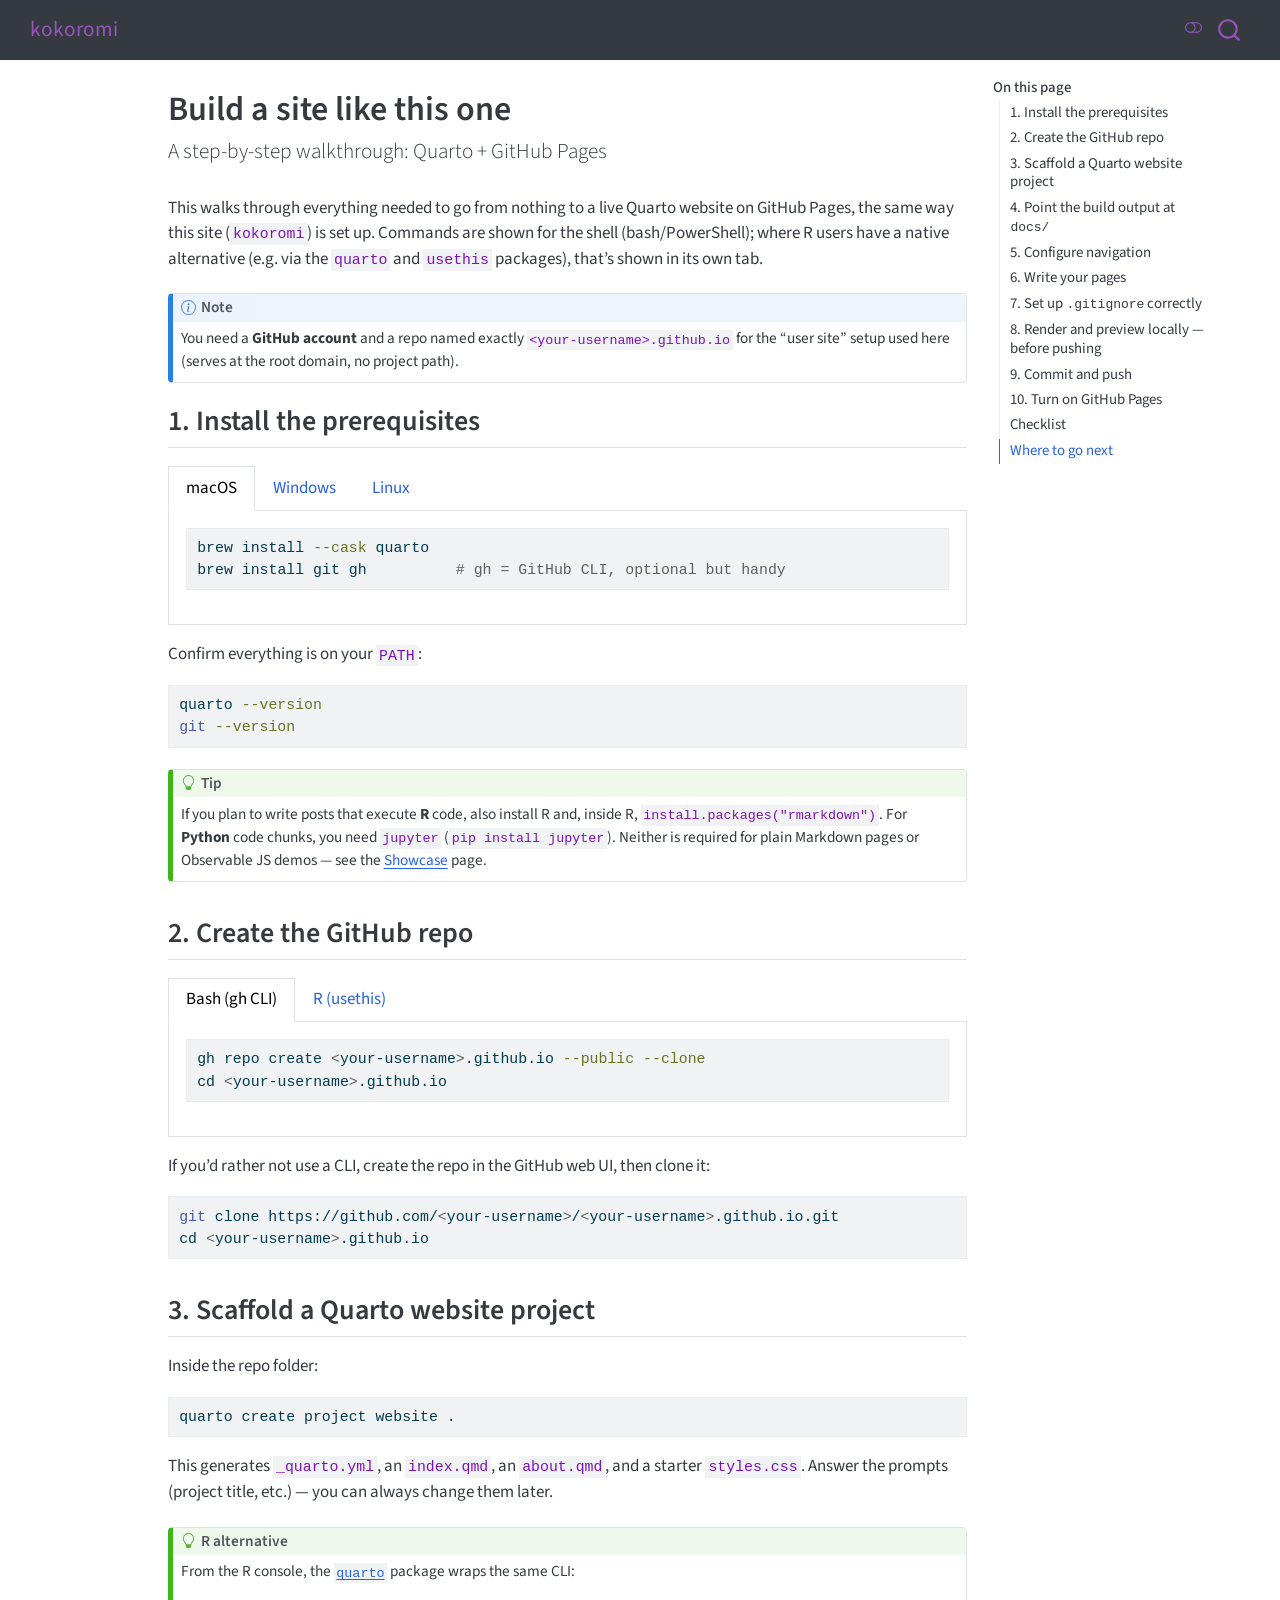
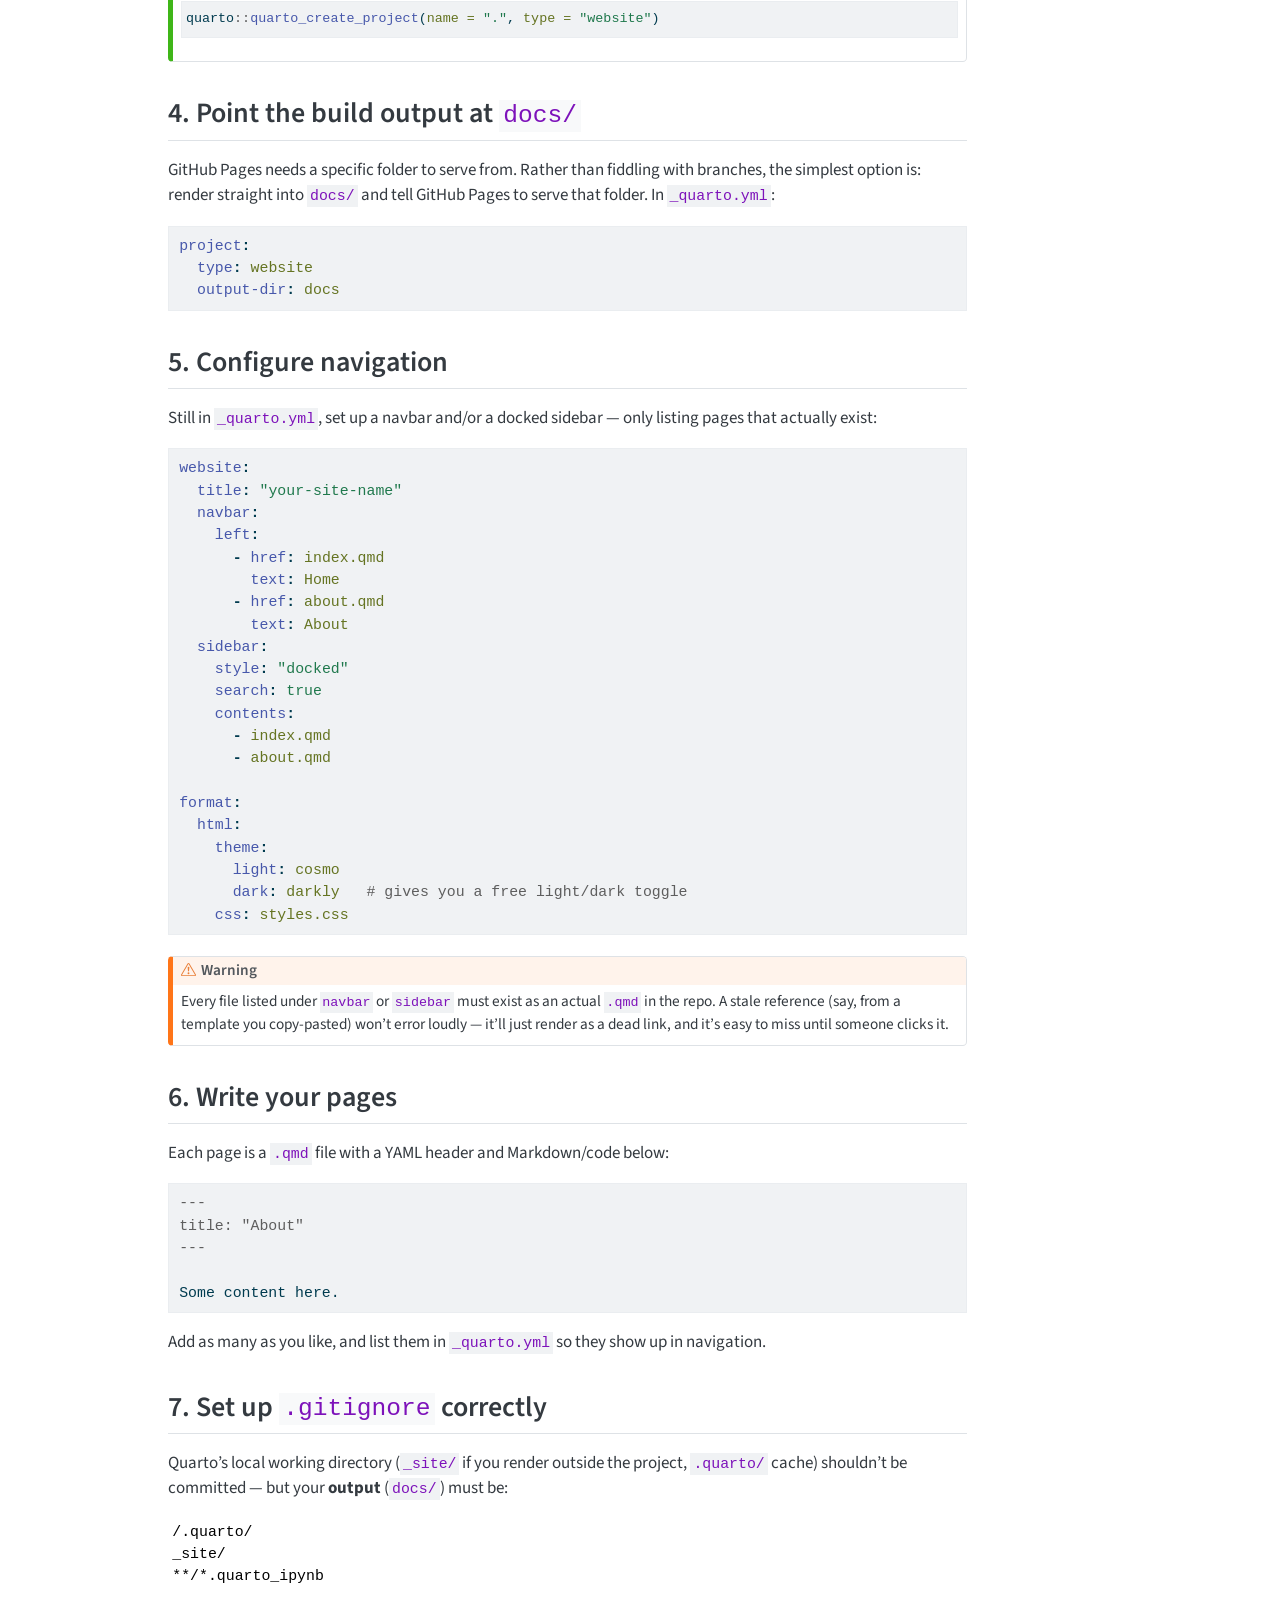
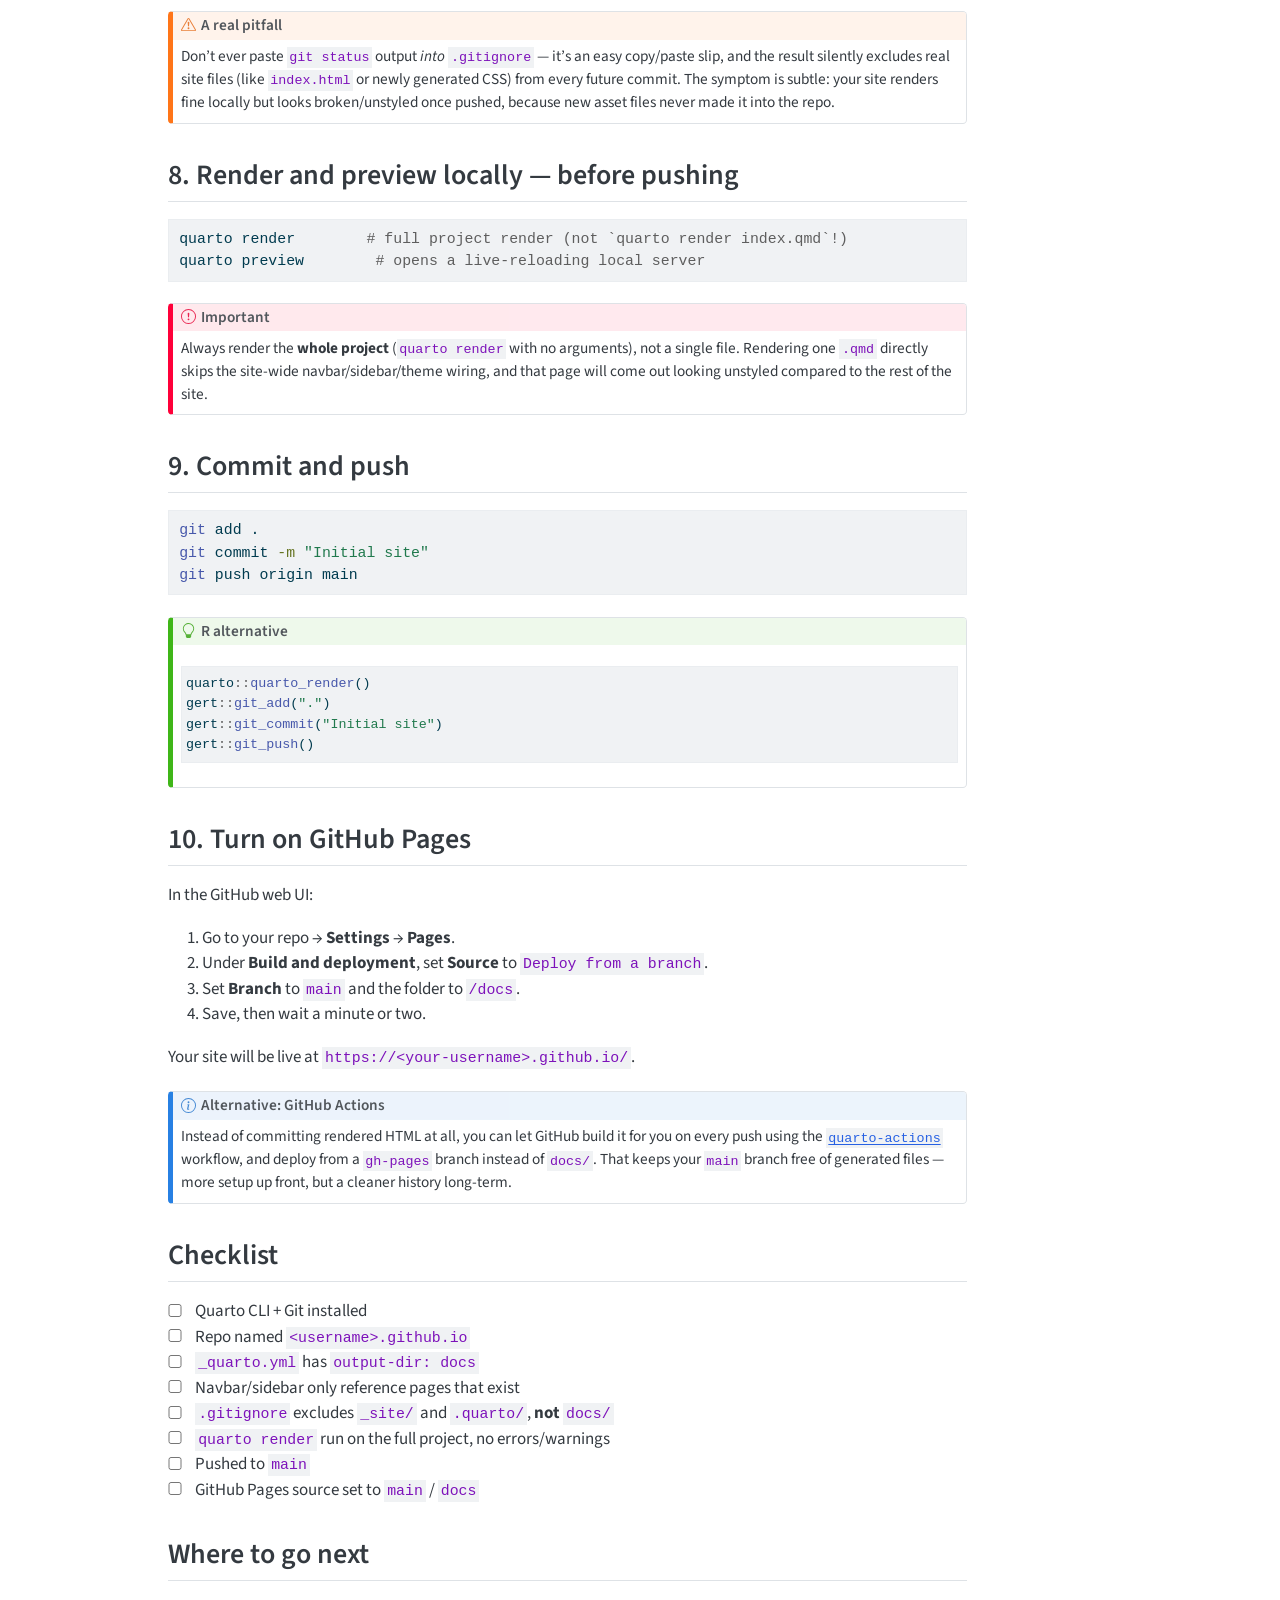
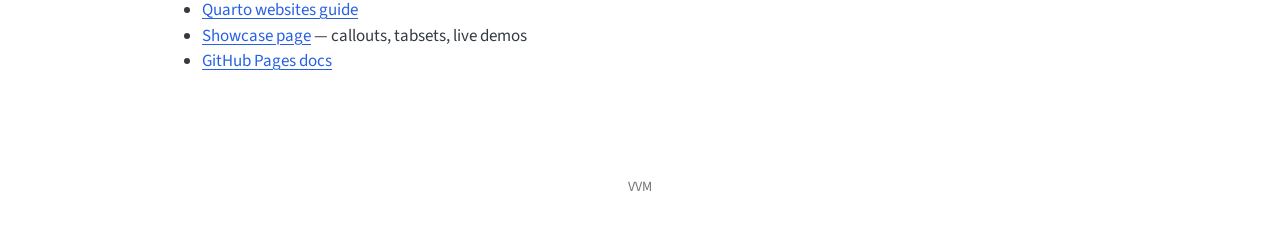
<file: docs/build-a-site.html>
<!DOCTYPE html>
<html xmlns="http://www.w3.org/1999/xhtml" lang="en" xml:lang="en"><head>

<meta charset="utf-8">
<meta name="generator" content="quarto-1.9.38">

<meta name="viewport" content="width=device-width, initial-scale=1.0, user-scalable=yes">


<title>Build a site like this one – kokoromi</title>
<style>
/* Default styles provided by pandoc.
** See https://pandoc.org/MANUAL.html#variables-for-html for config info.
*/
code{white-space: pre-wrap;}
span.smallcaps{font-variant: small-caps;}
div.columns{display: flex; gap: min(4vw, 1.5em);}
div.column{flex: auto; overflow-x: auto;}
div.hanging-indent{margin-left: 1.5em; text-indent: -1.5em;}
ul.task-list{list-style: none;}
ul.task-list li input[type="checkbox"] {
  width: 0.8em;
  margin: 0 0.8em 0.2em -1em; /* quarto-specific, see https://github.com/quarto-dev/quarto-cli/issues/4556 */ 
  vertical-align: middle;
}
/* CSS for syntax highlighting */
html { -webkit-text-size-adjust: 100%; }
pre > code.sourceCode { white-space: pre; position: relative; }
pre > code.sourceCode > span { display: inline-block; line-height: 1.25; }
pre > code.sourceCode > span:empty { height: 1.2em; }
.sourceCode { overflow: visible; }
code.sourceCode > span { color: inherit; text-decoration: inherit; }
div.sourceCode { margin: 1em 0; }
pre.sourceCode { margin: 0; }
@media screen {
div.sourceCode { overflow: auto; }
}
@media print {
pre > code.sourceCode { white-space: pre-wrap; }
pre > code.sourceCode > span { text-indent: -5em; padding-left: 5em; }
}
pre.numberSource code
  { counter-reset: source-line 0; }
pre.numberSource code > span
  { position: relative; left: -4em; counter-increment: source-line; }
pre.numberSource code > span > a:first-child::before
  { content: counter(source-line);
    position: relative; left: -1em; text-align: right; vertical-align: baseline;
    border: none; display: inline-block;
    -webkit-touch-callout: none; -webkit-user-select: none;
    -khtml-user-select: none; -moz-user-select: none;
    -ms-user-select: none; user-select: none;
    padding: 0 4px; width: 4em;
  }
pre.numberSource { margin-left: 3em;  padding-left: 4px; }
div.sourceCode
  {   }
@media screen {
pre > code.sourceCode > span > a:first-child::before { text-decoration: underline; }
}
</style>


<script src="site_libs/quarto-nav/quarto-nav.js"></script>
<script src="site_libs/quarto-nav/headroom.min.js"></script>
<script src="site_libs/clipboard/clipboard.min.js"></script>
<script src="site_libs/quarto-search/autocomplete.umd.js"></script>
<script src="site_libs/quarto-search/fuse.min.js"></script>
<script src="site_libs/quarto-search/quarto-search.js"></script>
<meta name="quarto:offset" content="./">
<script src="site_libs/quarto-html/quarto.js" type="module"></script>
<script src="site_libs/quarto-html/tabsets/tabsets.js" type="module"></script>
<script src="site_libs/quarto-html/popper.min.js"></script>
<script src="site_libs/quarto-html/tippy.umd.min.js"></script>
<script src="site_libs/quarto-html/anchor.min.js"></script>
<link href="site_libs/quarto-html/tippy.css" rel="stylesheet">
<link href="site_libs/quarto-html/quarto-syntax-highlighting-15634bcf2e68342d4ad2dfa704d543f6.css" rel="stylesheet" class="quarto-color-scheme" id="quarto-text-highlighting-styles">
<link href="site_libs/quarto-html/quarto-syntax-highlighting-dark-0a6b7249c26820e032cb0bd839ff02b1.css" rel="stylesheet" class="quarto-color-scheme quarto-color-alternate" id="quarto-text-highlighting-styles">
<link href="site_libs/quarto-html/quarto-syntax-highlighting-15634bcf2e68342d4ad2dfa704d543f6.css" rel="stylesheet" class="quarto-color-scheme-extra" id="quarto-text-highlighting-styles">
<script src="site_libs/bootstrap/bootstrap.min.js"></script>
<link href="site_libs/bootstrap/bootstrap-icons.css" rel="stylesheet">
<link href="site_libs/bootstrap/bootstrap-bc978f7abfba8db8d95db302203ba3cf.min.css" rel="stylesheet" append-hash="true" class="quarto-color-scheme" id="quarto-bootstrap" data-mode="light">
<link href="site_libs/bootstrap/bootstrap-dark-8ddb4d391d68f4465c027565eeb45e56.min.css" rel="stylesheet" append-hash="true" class="quarto-color-scheme quarto-color-alternate" id="quarto-bootstrap" data-mode="dark">
<link href="site_libs/bootstrap/bootstrap-bc978f7abfba8db8d95db302203ba3cf.min.css" rel="stylesheet" append-hash="true" class="quarto-color-scheme-extra" id="quarto-bootstrap" data-mode="light">
<script id="quarto-search-options" type="application/json">{
  "location": "navbar",
  "copy-button": false,
  "collapse-after": 3,
  "panel-placement": "end",
  "type": "overlay",
  "limit": 50,
  "keyboard-shortcut": [
    "f",
    "/",
    "s"
  ],
  "show-item-context": false,
  "language": {
    "search-no-results-text": "No results",
    "search-matching-documents-text": "matching documents",
    "search-copy-link-title": "Copy link to search",
    "search-hide-matches-text": "Hide additional matches",
    "search-more-match-text": "more match in this document",
    "search-more-matches-text": "more matches in this document",
    "search-clear-button-title": "Clear",
    "search-text-placeholder": "",
    "search-detached-cancel-button-title": "Cancel",
    "search-submit-button-title": "Submit",
    "search-label": "Search"
  }
}</script>


<link rel="stylesheet" href="styles.css">
</head>

<body class="nav-fixed quarto-light"><script id="quarto-html-before-body" type="application/javascript">
    const toggleBodyColorMode = (bsSheetEl) => {
      const mode = bsSheetEl.getAttribute("data-mode");
      const bodyEl = window.document.querySelector("body");
      if (mode === "dark") {
        bodyEl.classList.add("quarto-dark");
        bodyEl.classList.remove("quarto-light");
      } else {
        bodyEl.classList.add("quarto-light");
        bodyEl.classList.remove("quarto-dark");
      }
    }
    const toggleBodyColorPrimary = () => {
      const bsSheetEl = window.document.querySelector("link#quarto-bootstrap:not([rel=disabled-stylesheet])");
      if (bsSheetEl) {
        toggleBodyColorMode(bsSheetEl);
      }
    }
    const setColorSchemeToggle = (alternate) => {
      const toggles = window.document.querySelectorAll('.quarto-color-scheme-toggle');
      for (let i=0; i < toggles.length; i++) {
        const toggle = toggles[i];
        if (toggle) {
          if (alternate) {
            toggle.classList.add("alternate");
          } else {
            toggle.classList.remove("alternate");
          }
        }
      }
    };
    const toggleColorMode = (alternate) => {
      // Switch the stylesheets
      const primaryStylesheets = window.document.querySelectorAll('link.quarto-color-scheme:not(.quarto-color-alternate)');
      const alternateStylesheets = window.document.querySelectorAll('link.quarto-color-scheme.quarto-color-alternate');
      manageTransitions('#quarto-margin-sidebar .nav-link', false);
      if (alternate) {
        // note: dark is layered on light, we don't disable primary!
        enableStylesheet(alternateStylesheets);
        for (const sheetNode of alternateStylesheets) {
          if (sheetNode.id === "quarto-bootstrap") {
            toggleBodyColorMode(sheetNode);
          }
        }
      } else {
        disableStylesheet(alternateStylesheets);
        enableStylesheet(primaryStylesheets)
        toggleBodyColorPrimary();
      }
      manageTransitions('#quarto-margin-sidebar .nav-link', true);
      // Switch the toggles
      setColorSchemeToggle(alternate)
      // Hack to workaround the fact that safari doesn't
      // properly recolor the scrollbar when toggling (#1455)
      if (navigator.userAgent.indexOf('Safari') > 0 && navigator.userAgent.indexOf('Chrome') == -1) {
        manageTransitions("body", false);
        window.scrollTo(0, 1);
        setTimeout(() => {
          window.scrollTo(0, 0);
          manageTransitions("body", true);
        }, 40);
      }
    }
    const disableStylesheet = (stylesheets) => {
      for (let i=0; i < stylesheets.length; i++) {
        const stylesheet = stylesheets[i];
        stylesheet.rel = 'disabled-stylesheet';
      }
    }
    const enableStylesheet = (stylesheets) => {
      for (let i=0; i < stylesheets.length; i++) {
        const stylesheet = stylesheets[i];
        if(stylesheet.rel !== 'stylesheet') { // for Chrome, which will still FOUC without this check
          stylesheet.rel = 'stylesheet';
        }
      }
    }
    const manageTransitions = (selector, allowTransitions) => {
      const els = window.document.querySelectorAll(selector);
      for (let i=0; i < els.length; i++) {
        const el = els[i];
        if (allowTransitions) {
          el.classList.remove('notransition');
        } else {
          el.classList.add('notransition');
        }
      }
    }
    const isFileUrl = () => {
      return window.location.protocol === 'file:';
    }
    const hasAlternateSentinel = () => {
      let styleSentinel = getColorSchemeSentinel();
      if (styleSentinel !== null) {
        return styleSentinel === "alternate";
      } else {
        return false;
      }
    }
    const setStyleSentinel = (alternate) => {
      const value = alternate ? "alternate" : "default";
      if (!isFileUrl()) {
        window.localStorage.setItem("quarto-color-scheme", value);
      } else {
        localAlternateSentinel = value;
      }
    }
    const getColorSchemeSentinel = () => {
      if (!isFileUrl()) {
        const storageValue = window.localStorage.getItem("quarto-color-scheme");
        return storageValue != null ? storageValue : localAlternateSentinel;
      } else {
        return localAlternateSentinel;
      }
    }
    const toggleGiscusIfUsed = (isAlternate, darkModeDefault) => {
      const baseTheme = document.querySelector('#giscus-base-theme')?.value ?? 'light';
      const alternateTheme = document.querySelector('#giscus-alt-theme')?.value ?? 'dark';
      let newTheme = '';
      if(authorPrefersDark) {
        newTheme = isAlternate ? baseTheme : alternateTheme;
      } else {
        newTheme = isAlternate ? alternateTheme : baseTheme;
      }
      const changeGiscusTheme = () => {
        // From: https://github.com/giscus/giscus/issues/336
        const sendMessage = (message) => {
          const iframe = document.querySelector('iframe.giscus-frame');
          if (!iframe) return;
          iframe.contentWindow.postMessage({ giscus: message }, 'https://giscus.app');
        }
        sendMessage({
          setConfig: {
            theme: newTheme
          }
        });
      }
      const isGiscussLoaded = window.document.querySelector('iframe.giscus-frame') !== null;
      if (isGiscussLoaded) {
        changeGiscusTheme();
      }
    };
    const authorPrefersDark = false;
    const darkModeDefault = authorPrefersDark;
      document.querySelector('link#quarto-text-highlighting-styles.quarto-color-scheme-extra').rel = 'disabled-stylesheet';
      document.querySelector('link#quarto-bootstrap.quarto-color-scheme-extra').rel = 'disabled-stylesheet';
    let localAlternateSentinel = darkModeDefault ? 'alternate' : 'default';
    // Dark / light mode switch
    window.quartoToggleColorScheme = () => {
      // Read the current dark / light value
      let toAlternate = !hasAlternateSentinel();
      toggleColorMode(toAlternate);
      setStyleSentinel(toAlternate);
      toggleGiscusIfUsed(toAlternate, darkModeDefault);
      window.dispatchEvent(new Event('resize'));
    };
    // Switch to dark mode if need be
    if (hasAlternateSentinel()) {
      toggleColorMode(true);
    } else {
      toggleColorMode(false);
    }
  </script>

<div id="quarto-search-results"></div>
  <header id="quarto-header" class="headroom fixed-top">
    <nav class="navbar navbar-expand-lg " data-bs-theme="dark">
      <div class="navbar-container container-fluid">
      <div class="navbar-brand-container mx-auto">
    <a class="navbar-brand" href="./index.html">
    <span class="navbar-title">kokoromi</span>
    </a>
  </div>
        <div class="quarto-navbar-tools tools-end">
  <a href="" class="quarto-color-scheme-toggle quarto-navigation-tool  px-1" onclick="window.quartoToggleColorScheme(); return false;" title="Toggle dark mode"><i class="bi"></i></a>
</div>
          <div id="quarto-search" class="" title="Search"></div>
      </div> <!-- /container-fluid -->
    </nav>
</header>
<!-- content -->
<div id="quarto-content" class="quarto-container page-columns page-rows-contents page-layout-article page-navbar">
<!-- sidebar -->
<!-- margin-sidebar -->
    <div id="quarto-margin-sidebar" class="sidebar margin-sidebar">
        <nav id="TOC" role="doc-toc" class="toc-active">
    <h2 id="toc-title">On this page</h2>
   
  <ul>
  <li><a href="#install-the-prerequisites" id="toc-install-the-prerequisites" class="nav-link active" data-scroll-target="#install-the-prerequisites">1. Install the prerequisites</a></li>
  <li><a href="#create-the-github-repo" id="toc-create-the-github-repo" class="nav-link" data-scroll-target="#create-the-github-repo">2. Create the GitHub repo</a></li>
  <li><a href="#scaffold-a-quarto-website-project" id="toc-scaffold-a-quarto-website-project" class="nav-link" data-scroll-target="#scaffold-a-quarto-website-project">3. Scaffold a Quarto website project</a></li>
  <li><a href="#point-the-build-output-at-docs" id="toc-point-the-build-output-at-docs" class="nav-link" data-scroll-target="#point-the-build-output-at-docs">4. Point the build output at <code>docs/</code></a></li>
  <li><a href="#configure-navigation" id="toc-configure-navigation" class="nav-link" data-scroll-target="#configure-navigation">5. Configure navigation</a></li>
  <li><a href="#write-your-pages" id="toc-write-your-pages" class="nav-link" data-scroll-target="#write-your-pages">6. Write your pages</a></li>
  <li><a href="#set-up-.gitignore-correctly" id="toc-set-up-.gitignore-correctly" class="nav-link" data-scroll-target="#set-up-.gitignore-correctly">7. Set up <code>.gitignore</code> correctly</a></li>
  <li><a href="#render-and-preview-locally-before-pushing" id="toc-render-and-preview-locally-before-pushing" class="nav-link" data-scroll-target="#render-and-preview-locally-before-pushing">8. Render and preview locally — before pushing</a></li>
  <li><a href="#commit-and-push" id="toc-commit-and-push" class="nav-link" data-scroll-target="#commit-and-push">9. Commit and push</a></li>
  <li><a href="#turn-on-github-pages" id="toc-turn-on-github-pages" class="nav-link" data-scroll-target="#turn-on-github-pages">10. Turn on GitHub Pages</a></li>
  <li><a href="#checklist" id="toc-checklist" class="nav-link" data-scroll-target="#checklist">Checklist</a></li>
  <li><a href="#where-to-go-next" id="toc-where-to-go-next" class="nav-link" data-scroll-target="#where-to-go-next">Where to go next</a></li>
  </ul>
</nav>
    </div>
<!-- main -->
<main class="content" id="quarto-document-content">


<header id="title-block-header" class="quarto-title-block default">
<div class="quarto-title">
<h1 class="title">Build a site like this one</h1>
<p class="subtitle lead">A step-by-step walkthrough: Quarto + GitHub Pages</p>
</div>



<div class="quarto-title-meta">

    
  
    
  </div>
  


</header>


<p>This walks through everything needed to go from nothing to a live Quarto website on GitHub Pages, the same way this site (<code>kokoromi</code>) is set up. Commands are shown for the shell (bash/PowerShell); where R users have a native alternative (e.g.&nbsp;via the <code>quarto</code> and <code>usethis</code> packages), that’s shown in its own tab.</p>
<div class="callout callout-style-default callout-note callout-titled">
<div class="callout-header d-flex align-content-center">
<div class="callout-icon-container">
<i class="callout-icon"></i>
</div>
<div class="callout-title-container flex-fill">
Note
</div>
</div>
<div class="callout-body-container callout-body">
<p>You need a <strong>GitHub account</strong> and a repo named exactly <code>&lt;your-username&gt;.github.io</code> for the “user site” setup used here (serves at the root domain, no project path).</p>
</div>
</div>
<section id="install-the-prerequisites" class="level2">
<h2 class="anchored" data-anchor-id="install-the-prerequisites">1. Install the prerequisites</h2>
<div class="tabset-margin-container"></div><div class="panel-tabset">
<ul class="nav nav-tabs" role="tablist"><li class="nav-item" role="presentation"><a class="nav-link active" id="tabset-1-1-tab" data-bs-toggle="tab" data-bs-target="#tabset-1-1" role="tab" aria-controls="tabset-1-1" aria-selected="true" href="">macOS</a></li><li class="nav-item" role="presentation"><a class="nav-link" id="tabset-1-2-tab" data-bs-toggle="tab" data-bs-target="#tabset-1-2" role="tab" aria-controls="tabset-1-2" aria-selected="false" href="">Windows</a></li><li class="nav-item" role="presentation"><a class="nav-link" id="tabset-1-3-tab" data-bs-toggle="tab" data-bs-target="#tabset-1-3" role="tab" aria-controls="tabset-1-3" aria-selected="false" href="">Linux</a></li></ul>
<div class="tab-content">
<div id="tabset-1-1" class="tab-pane active" role="tabpanel" aria-labelledby="tabset-1-1-tab">
<div class="code-copy-outer-scaffold"><div class="sourceCode" id="cb1"><pre class="sourceCode bash code-with-copy"><code class="sourceCode bash"><span id="cb1-1"><a href="#cb1-1" aria-hidden="true" tabindex="-1"></a><span class="ex">brew</span> install <span class="at">--cask</span> quarto</span>
<span id="cb1-2"><a href="#cb1-2" aria-hidden="true" tabindex="-1"></a><span class="ex">brew</span> install git gh          <span class="co"># gh = GitHub CLI, optional but handy</span></span></code></pre></div><button title="Copy to Clipboard" class="code-copy-button"><i class="bi"></i></button></div>
</div>
<div id="tabset-1-2" class="tab-pane" role="tabpanel" aria-labelledby="tabset-1-2-tab">
<div class="code-copy-outer-scaffold"><div class="sourceCode" id="cb2"><pre class="sourceCode powershell code-with-copy"><code class="sourceCode powershell"><span id="cb2-1"><a href="#cb2-1" aria-hidden="true" tabindex="-1"></a>winget install <span class="op">--</span>id Posit<span class="op">.</span><span class="fu">Quarto</span></span>
<span id="cb2-2"><a href="#cb2-2" aria-hidden="true" tabindex="-1"></a>winget install <span class="op">--</span>id Git<span class="op">.</span><span class="fu">Git</span></span>
<span id="cb2-3"><a href="#cb2-3" aria-hidden="true" tabindex="-1"></a>winget install <span class="op">--</span>id GitHub<span class="op">.</span><span class="fu">cli</span></span></code></pre></div><button title="Copy to Clipboard" class="code-copy-button"><i class="bi"></i></button></div>
</div>
<div id="tabset-1-3" class="tab-pane" role="tabpanel" aria-labelledby="tabset-1-3-tab">
<div class="code-copy-outer-scaffold"><div class="sourceCode" id="cb3"><pre class="sourceCode bash code-with-copy"><code class="sourceCode bash"><span id="cb3-1"><a href="#cb3-1" aria-hidden="true" tabindex="-1"></a><span class="fu">sudo</span> apt install git</span>
<span id="cb3-2"><a href="#cb3-2" aria-hidden="true" tabindex="-1"></a><span class="co"># Quarto: download the .deb from https://quarto.org/docs/get-started/</span></span>
<span id="cb3-3"><a href="#cb3-3" aria-hidden="true" tabindex="-1"></a><span class="fu">sudo</span> dpkg <span class="at">-i</span> quarto-<span class="pp">*</span>.deb</span></code></pre></div><button title="Copy to Clipboard" class="code-copy-button"><i class="bi"></i></button></div>
</div>
</div>
</div>
<p>Confirm everything is on your <code>PATH</code>:</p>
<div class="code-copy-outer-scaffold"><div class="sourceCode" id="cb4"><pre class="sourceCode bash code-with-copy"><code class="sourceCode bash"><span id="cb4-1"><a href="#cb4-1" aria-hidden="true" tabindex="-1"></a><span class="ex">quarto</span> <span class="at">--version</span></span>
<span id="cb4-2"><a href="#cb4-2" aria-hidden="true" tabindex="-1"></a><span class="fu">git</span> <span class="at">--version</span></span></code></pre></div><button title="Copy to Clipboard" class="code-copy-button"><i class="bi"></i></button></div>
<div class="callout callout-style-default callout-tip callout-titled">
<div class="callout-header d-flex align-content-center">
<div class="callout-icon-container">
<i class="callout-icon"></i>
</div>
<div class="callout-title-container flex-fill">
Tip
</div>
</div>
<div class="callout-body-container callout-body">
<p>If you plan to write posts that execute <strong>R</strong> code, also install R and, inside R, <code>install.packages("rmarkdown")</code>. For <strong>Python</strong> code chunks, you need <code>jupyter</code> (<code>pip install jupyter</code>). Neither is required for plain Markdown pages or Observable JS demos — see the <a href="./showcase.html">Showcase</a> page.</p>
</div>
</div>
</section>
<section id="create-the-github-repo" class="level2">
<h2 class="anchored" data-anchor-id="create-the-github-repo">2. Create the GitHub repo</h2>
<div class="tabset-margin-container"></div><div class="panel-tabset">
<ul class="nav nav-tabs" role="tablist"><li class="nav-item" role="presentation"><a class="nav-link active" id="tabset-2-1-tab" data-bs-toggle="tab" data-bs-target="#tabset-2-1" role="tab" aria-controls="tabset-2-1" aria-selected="true" href="">Bash (gh CLI)</a></li><li class="nav-item" role="presentation"><a class="nav-link" id="tabset-2-2-tab" data-bs-toggle="tab" data-bs-target="#tabset-2-2" role="tab" aria-controls="tabset-2-2" aria-selected="false" href="">R (usethis)</a></li></ul>
<div class="tab-content">
<div id="tabset-2-1" class="tab-pane active" role="tabpanel" aria-labelledby="tabset-2-1-tab">
<div class="code-copy-outer-scaffold"><div class="sourceCode" id="cb5"><pre class="sourceCode bash code-with-copy"><code class="sourceCode bash"><span id="cb5-1"><a href="#cb5-1" aria-hidden="true" tabindex="-1"></a><span class="ex">gh</span> repo create <span class="op">&lt;</span>your-username<span class="op">&gt;</span>.github.io <span class="at">--public</span> <span class="at">--clone</span></span>
<span id="cb5-2"><a href="#cb5-2" aria-hidden="true" tabindex="-1"></a><span class="bu">cd</span> <span class="op">&lt;</span>your-username<span class="op">&gt;</span>.github.io</span></code></pre></div><button title="Copy to Clipboard" class="code-copy-button"><i class="bi"></i></button></div>
</div>
<div id="tabset-2-2" class="tab-pane" role="tabpanel" aria-labelledby="tabset-2-2-tab">
<div class="code-copy-outer-scaffold"><div class="sourceCode" id="cb6"><pre class="sourceCode r code-with-copy"><code class="sourceCode r"><span id="cb6-1"><a href="#cb6-1" aria-hidden="true" tabindex="-1"></a>usethis<span class="sc">::</span><span class="fu">create_github_repo</span>(</span>
<span id="cb6-2"><a href="#cb6-2" aria-hidden="true" tabindex="-1"></a>  <span class="st">"&lt;your-username&gt;.github.io"</span>,</span>
<span id="cb6-3"><a href="#cb6-3" aria-hidden="true" tabindex="-1"></a>  <span class="at">private =</span> <span class="cn">FALSE</span></span>
<span id="cb6-4"><a href="#cb6-4" aria-hidden="true" tabindex="-1"></a>)</span></code></pre></div><button title="Copy to Clipboard" class="code-copy-button"><i class="bi"></i></button></div>
</div>
</div>
</div>
<p>If you’d rather not use a CLI, create the repo in the GitHub web UI, then clone it:</p>
<div class="code-copy-outer-scaffold"><div class="sourceCode" id="cb7"><pre class="sourceCode bash code-with-copy"><code class="sourceCode bash"><span id="cb7-1"><a href="#cb7-1" aria-hidden="true" tabindex="-1"></a><span class="fu">git</span> clone https://github.com/<span class="op">&lt;</span>your-username<span class="op">&gt;</span>/<span class="op">&lt;</span>your-username<span class="op">&gt;</span>.github.io.git</span>
<span id="cb7-2"><a href="#cb7-2" aria-hidden="true" tabindex="-1"></a><span class="bu">cd</span> <span class="op">&lt;</span>your-username<span class="op">&gt;</span>.github.io</span></code></pre></div><button title="Copy to Clipboard" class="code-copy-button"><i class="bi"></i></button></div>
</section>
<section id="scaffold-a-quarto-website-project" class="level2">
<h2 class="anchored" data-anchor-id="scaffold-a-quarto-website-project">3. Scaffold a Quarto website project</h2>
<p>Inside the repo folder:</p>
<div class="code-copy-outer-scaffold"><div class="sourceCode" id="cb8"><pre class="sourceCode bash code-with-copy"><code class="sourceCode bash"><span id="cb8-1"><a href="#cb8-1" aria-hidden="true" tabindex="-1"></a><span class="ex">quarto</span> create project website .</span></code></pre></div><button title="Copy to Clipboard" class="code-copy-button"><i class="bi"></i></button></div>
<p>This generates <code>_quarto.yml</code>, an <code>index.qmd</code>, an <code>about.qmd</code>, and a starter <code>styles.css</code>. Answer the prompts (project title, etc.) — you can always change them later.</p>
<div class="callout callout-style-default callout-tip callout-titled">
<div class="callout-header d-flex align-content-center">
<div class="callout-icon-container">
<i class="callout-icon"></i>
</div>
<div class="callout-title-container flex-fill">
<span class="screen-reader-only">Tip</span>R alternative
</div>
</div>
<div class="callout-body-container callout-body">
<p>From the R console, the <a href="https://quarto-dev.github.io/quarto-r/"><code>quarto</code></a> package wraps the same CLI:</p>
<div class="code-copy-outer-scaffold"><div class="sourceCode" id="cb9"><pre class="sourceCode r code-with-copy"><code class="sourceCode r"><span id="cb9-1"><a href="#cb9-1" aria-hidden="true" tabindex="-1"></a>quarto<span class="sc">::</span><span class="fu">quarto_create_project</span>(<span class="at">name =</span> <span class="st">"."</span>, <span class="at">type =</span> <span class="st">"website"</span>)</span></code></pre></div><button title="Copy to Clipboard" class="code-copy-button"><i class="bi"></i></button></div>
</div>
</div>
</section>
<section id="point-the-build-output-at-docs" class="level2">
<h2 class="anchored" data-anchor-id="point-the-build-output-at-docs">4. Point the build output at <code>docs/</code></h2>
<p>GitHub Pages needs a specific folder to serve from. Rather than fiddling with branches, the simplest option is: render straight into <code>docs/</code> and tell GitHub Pages to serve that folder. In <code>_quarto.yml</code>:</p>
<div class="code-copy-outer-scaffold"><div class="sourceCode" id="cb10"><pre class="sourceCode yaml code-with-copy"><code class="sourceCode yaml"><span id="cb10-1"><a href="#cb10-1" aria-hidden="true" tabindex="-1"></a><span class="fu">project</span><span class="kw">:</span></span>
<span id="cb10-2"><a href="#cb10-2" aria-hidden="true" tabindex="-1"></a><span class="at">  </span><span class="fu">type</span><span class="kw">:</span><span class="at"> website</span></span>
<span id="cb10-3"><a href="#cb10-3" aria-hidden="true" tabindex="-1"></a><span class="at">  </span><span class="fu">output-dir</span><span class="kw">:</span><span class="at"> docs</span></span></code></pre></div><button title="Copy to Clipboard" class="code-copy-button"><i class="bi"></i></button></div>
</section>
<section id="configure-navigation" class="level2">
<h2 class="anchored" data-anchor-id="configure-navigation">5. Configure navigation</h2>
<p>Still in <code>_quarto.yml</code>, set up a navbar and/or a docked sidebar — only listing pages that actually exist:</p>
<div class="code-copy-outer-scaffold"><div class="sourceCode" id="cb11"><pre class="sourceCode yaml code-with-copy"><code class="sourceCode yaml"><span id="cb11-1"><a href="#cb11-1" aria-hidden="true" tabindex="-1"></a><span class="fu">website</span><span class="kw">:</span></span>
<span id="cb11-2"><a href="#cb11-2" aria-hidden="true" tabindex="-1"></a><span class="at">  </span><span class="fu">title</span><span class="kw">:</span><span class="at"> </span><span class="st">"your-site-name"</span></span>
<span id="cb11-3"><a href="#cb11-3" aria-hidden="true" tabindex="-1"></a><span class="at">  </span><span class="fu">navbar</span><span class="kw">:</span></span>
<span id="cb11-4"><a href="#cb11-4" aria-hidden="true" tabindex="-1"></a><span class="at">    </span><span class="fu">left</span><span class="kw">:</span></span>
<span id="cb11-5"><a href="#cb11-5" aria-hidden="true" tabindex="-1"></a><span class="at">      </span><span class="kw">-</span><span class="at"> </span><span class="fu">href</span><span class="kw">:</span><span class="at"> index.qmd</span></span>
<span id="cb11-6"><a href="#cb11-6" aria-hidden="true" tabindex="-1"></a><span class="at">        </span><span class="fu">text</span><span class="kw">:</span><span class="at"> Home</span></span>
<span id="cb11-7"><a href="#cb11-7" aria-hidden="true" tabindex="-1"></a><span class="at">      </span><span class="kw">-</span><span class="at"> </span><span class="fu">href</span><span class="kw">:</span><span class="at"> about.qmd</span></span>
<span id="cb11-8"><a href="#cb11-8" aria-hidden="true" tabindex="-1"></a><span class="at">        </span><span class="fu">text</span><span class="kw">:</span><span class="at"> About</span></span>
<span id="cb11-9"><a href="#cb11-9" aria-hidden="true" tabindex="-1"></a><span class="at">  </span><span class="fu">sidebar</span><span class="kw">:</span></span>
<span id="cb11-10"><a href="#cb11-10" aria-hidden="true" tabindex="-1"></a><span class="at">    </span><span class="fu">style</span><span class="kw">:</span><span class="at"> </span><span class="st">"docked"</span></span>
<span id="cb11-11"><a href="#cb11-11" aria-hidden="true" tabindex="-1"></a><span class="at">    </span><span class="fu">search</span><span class="kw">:</span><span class="at"> </span><span class="ch">true</span></span>
<span id="cb11-12"><a href="#cb11-12" aria-hidden="true" tabindex="-1"></a><span class="at">    </span><span class="fu">contents</span><span class="kw">:</span></span>
<span id="cb11-13"><a href="#cb11-13" aria-hidden="true" tabindex="-1"></a><span class="at">      </span><span class="kw">-</span><span class="at"> index.qmd</span></span>
<span id="cb11-14"><a href="#cb11-14" aria-hidden="true" tabindex="-1"></a><span class="at">      </span><span class="kw">-</span><span class="at"> about.qmd</span></span>
<span id="cb11-15"><a href="#cb11-15" aria-hidden="true" tabindex="-1"></a></span>
<span id="cb11-16"><a href="#cb11-16" aria-hidden="true" tabindex="-1"></a><span class="fu">format</span><span class="kw">:</span></span>
<span id="cb11-17"><a href="#cb11-17" aria-hidden="true" tabindex="-1"></a><span class="at">  </span><span class="fu">html</span><span class="kw">:</span></span>
<span id="cb11-18"><a href="#cb11-18" aria-hidden="true" tabindex="-1"></a><span class="at">    </span><span class="fu">theme</span><span class="kw">:</span></span>
<span id="cb11-19"><a href="#cb11-19" aria-hidden="true" tabindex="-1"></a><span class="at">      </span><span class="fu">light</span><span class="kw">:</span><span class="at"> cosmo</span></span>
<span id="cb11-20"><a href="#cb11-20" aria-hidden="true" tabindex="-1"></a><span class="at">      </span><span class="fu">dark</span><span class="kw">:</span><span class="at"> darkly</span><span class="co">   # gives you a free light/dark toggle</span></span>
<span id="cb11-21"><a href="#cb11-21" aria-hidden="true" tabindex="-1"></a><span class="at">    </span><span class="fu">css</span><span class="kw">:</span><span class="at"> styles.css</span></span></code></pre></div><button title="Copy to Clipboard" class="code-copy-button"><i class="bi"></i></button></div>
<div class="callout callout-style-default callout-warning callout-titled">
<div class="callout-header d-flex align-content-center">
<div class="callout-icon-container">
<i class="callout-icon"></i>
</div>
<div class="callout-title-container flex-fill">
Warning
</div>
</div>
<div class="callout-body-container callout-body">
<p>Every file listed under <code>navbar</code> or <code>sidebar</code> must exist as an actual <code>.qmd</code> in the repo. A stale reference (say, from a template you copy-pasted) won’t error loudly — it’ll just render as a dead link, and it’s easy to miss until someone clicks it.</p>
</div>
</div>
</section>
<section id="write-your-pages" class="level2">
<h2 class="anchored" data-anchor-id="write-your-pages">6. Write your pages</h2>
<p>Each page is a <code>.qmd</code> file with a YAML header and Markdown/code below:</p>
<div class="code-copy-outer-scaffold"><div class="sourceCode" id="cb12"><pre class="sourceCode markdown code-with-copy"><code class="sourceCode markdown"><span id="cb12-1"><a href="#cb12-1" aria-hidden="true" tabindex="-1"></a><span class="co">---</span></span>
<span id="cb12-2"><a href="#cb12-2" aria-hidden="true" tabindex="-1"></a><span class="an">title:</span><span class="co"> "About"</span></span>
<span id="cb12-3"><a href="#cb12-3" aria-hidden="true" tabindex="-1"></a><span class="co">---</span></span>
<span id="cb12-4"><a href="#cb12-4" aria-hidden="true" tabindex="-1"></a></span>
<span id="cb12-5"><a href="#cb12-5" aria-hidden="true" tabindex="-1"></a>Some content here.</span></code></pre></div><button title="Copy to Clipboard" class="code-copy-button"><i class="bi"></i></button></div>
<p>Add as many as you like, and list them in <code>_quarto.yml</code> so they show up in navigation.</p>
</section>
<section id="set-up-.gitignore-correctly" class="level2">
<h2 class="anchored" data-anchor-id="set-up-.gitignore-correctly">7. Set up <code>.gitignore</code> correctly</h2>
<p>Quarto’s local working directory (<code>_site/</code> if you render outside the project, <code>.quarto/</code> cache) shouldn’t be committed — but your <strong>output</strong> (<code>docs/</code>) must be:</p>
<pre class="text"><code>/.quarto/
_site/
**/*.quarto_ipynb</code></pre>
<div class="callout callout-style-default callout-warning callout-titled">
<div class="callout-header d-flex align-content-center">
<div class="callout-icon-container">
<i class="callout-icon"></i>
</div>
<div class="callout-title-container flex-fill">
<span class="screen-reader-only">Warning</span>A real pitfall
</div>
</div>
<div class="callout-body-container callout-body">
<p>Don’t ever paste <code>git status</code> output <em>into</em> <code>.gitignore</code> — it’s an easy copy/paste slip, and the result silently excludes real site files (like <code>index.html</code> or newly generated CSS) from every future commit. The symptom is subtle: your site renders fine locally but looks broken/unstyled once pushed, because new asset files never made it into the repo.</p>
</div>
</div>
</section>
<section id="render-and-preview-locally-before-pushing" class="level2">
<h2 class="anchored" data-anchor-id="render-and-preview-locally-before-pushing">8. Render and preview locally — before pushing</h2>
<div class="code-copy-outer-scaffold"><div class="sourceCode" id="cb14"><pre class="sourceCode bash code-with-copy"><code class="sourceCode bash"><span id="cb14-1"><a href="#cb14-1" aria-hidden="true" tabindex="-1"></a><span class="ex">quarto</span> render        <span class="co"># full project render (not `quarto render index.qmd`!)</span></span>
<span id="cb14-2"><a href="#cb14-2" aria-hidden="true" tabindex="-1"></a><span class="ex">quarto</span> preview        <span class="co"># opens a live-reloading local server</span></span></code></pre></div><button title="Copy to Clipboard" class="code-copy-button"><i class="bi"></i></button></div>
<div class="callout callout-style-default callout-important callout-titled">
<div class="callout-header d-flex align-content-center">
<div class="callout-icon-container">
<i class="callout-icon"></i>
</div>
<div class="callout-title-container flex-fill">
Important
</div>
</div>
<div class="callout-body-container callout-body">
<p>Always render the <strong>whole project</strong> (<code>quarto render</code> with no arguments), not a single file. Rendering one <code>.qmd</code> directly skips the site-wide navbar/sidebar/theme wiring, and that page will come out looking unstyled compared to the rest of the site.</p>
</div>
</div>
</section>
<section id="commit-and-push" class="level2">
<h2 class="anchored" data-anchor-id="commit-and-push">9. Commit and push</h2>
<div class="code-copy-outer-scaffold"><div class="sourceCode" id="cb15"><pre class="sourceCode bash code-with-copy"><code class="sourceCode bash"><span id="cb15-1"><a href="#cb15-1" aria-hidden="true" tabindex="-1"></a><span class="fu">git</span> add .</span>
<span id="cb15-2"><a href="#cb15-2" aria-hidden="true" tabindex="-1"></a><span class="fu">git</span> commit <span class="at">-m</span> <span class="st">"Initial site"</span></span>
<span id="cb15-3"><a href="#cb15-3" aria-hidden="true" tabindex="-1"></a><span class="fu">git</span> push origin main</span></code></pre></div><button title="Copy to Clipboard" class="code-copy-button"><i class="bi"></i></button></div>
<div class="callout callout-style-default callout-tip callout-titled">
<div class="callout-header d-flex align-content-center">
<div class="callout-icon-container">
<i class="callout-icon"></i>
</div>
<div class="callout-title-container flex-fill">
<span class="screen-reader-only">Tip</span>R alternative
</div>
</div>
<div class="callout-body-container callout-body">
<div class="code-copy-outer-scaffold"><div class="sourceCode" id="cb16"><pre class="sourceCode r code-with-copy"><code class="sourceCode r"><span id="cb16-1"><a href="#cb16-1" aria-hidden="true" tabindex="-1"></a>quarto<span class="sc">::</span><span class="fu">quarto_render</span>()</span>
<span id="cb16-2"><a href="#cb16-2" aria-hidden="true" tabindex="-1"></a>gert<span class="sc">::</span><span class="fu">git_add</span>(<span class="st">"."</span>)</span>
<span id="cb16-3"><a href="#cb16-3" aria-hidden="true" tabindex="-1"></a>gert<span class="sc">::</span><span class="fu">git_commit</span>(<span class="st">"Initial site"</span>)</span>
<span id="cb16-4"><a href="#cb16-4" aria-hidden="true" tabindex="-1"></a>gert<span class="sc">::</span><span class="fu">git_push</span>()</span></code></pre></div><button title="Copy to Clipboard" class="code-copy-button"><i class="bi"></i></button></div>
</div>
</div>
</section>
<section id="turn-on-github-pages" class="level2">
<h2 class="anchored" data-anchor-id="turn-on-github-pages">10. Turn on GitHub Pages</h2>
<p>In the GitHub web UI:</p>
<ol type="1">
<li>Go to your repo → <strong>Settings</strong> → <strong>Pages</strong>.</li>
<li>Under <strong>Build and deployment</strong>, set <strong>Source</strong> to <code>Deploy from a branch</code>.</li>
<li>Set <strong>Branch</strong> to <code>main</code> and the folder to <code>/docs</code>.</li>
<li>Save, then wait a minute or two.</li>
</ol>
<p>Your site will be live at <code>https://&lt;your-username&gt;.github.io/</code>.</p>
<div class="callout callout-style-default callout-note callout-titled">
<div class="callout-header d-flex align-content-center">
<div class="callout-icon-container">
<i class="callout-icon"></i>
</div>
<div class="callout-title-container flex-fill">
<span class="screen-reader-only">Note</span>Alternative: GitHub Actions
</div>
</div>
<div class="callout-body-container callout-body">
<p>Instead of committing rendered HTML at all, you can let GitHub build it for you on every push using the <a href="https://github.com/quarto-dev/quarto-actions"><code>quarto-actions</code></a> workflow, and deploy from a <code>gh-pages</code> branch instead of <code>docs/</code>. That keeps your <code>main</code> branch free of generated files — more setup up front, but a cleaner history long-term.</p>
</div>
</div>
</section>
<section id="checklist" class="level2">
<h2 class="anchored" data-anchor-id="checklist">Checklist</h2>
<ul class="task-list">
<li><label><input type="checkbox">Quarto CLI + Git installed</label></li>
<li><label><input type="checkbox">Repo named <code>&lt;username&gt;.github.io</code></label></li>
<li><label><input type="checkbox"><code>_quarto.yml</code> has <code>output-dir: docs</code></label></li>
<li><label><input type="checkbox">Navbar/sidebar only reference pages that exist</label></li>
<li><label><input type="checkbox"><code>.gitignore</code> excludes <code>_site/</code> and <code>.quarto/</code>, <strong>not</strong> <code>docs/</code></label></li>
<li><label><input type="checkbox"><code>quarto render</code> run on the full project, no errors/warnings</label></li>
<li><label><input type="checkbox">Pushed to <code>main</code></label></li>
<li><label><input type="checkbox">GitHub Pages source set to <code>main</code> / <code>docs</code></label></li>
</ul>
</section>
<section id="where-to-go-next" class="level2">
<h2 class="anchored" data-anchor-id="where-to-go-next">Where to go next</h2>
<ul>
<li><a href="https://quarto.org/docs/websites">Quarto websites guide</a></li>
<li><a href="./showcase.html">Showcase page</a> — callouts, tabsets, live demos</li>
<li><a href="https://docs.github.com/en/pages">GitHub Pages docs</a></li>
</ul>


</section>

</main> <!-- /main -->
<script id="quarto-html-after-body" type="application/javascript">
  window.document.addEventListener("DOMContentLoaded", function (event) {
    // Ensure there is a toggle, if there isn't float one in the top right
    if (window.document.querySelector('.quarto-color-scheme-toggle') === null) {
      const a = window.document.createElement('a');
      a.classList.add('top-right');
      a.classList.add('quarto-color-scheme-toggle');
      a.href = "";
      a.onclick = function() { try { window.quartoToggleColorScheme(); } catch {} return false; };
      const i = window.document.createElement("i");
      i.classList.add('bi');
      a.appendChild(i);
      window.document.body.appendChild(a);
    }
    setColorSchemeToggle(hasAlternateSentinel())
    const icon = "";
    const anchorJS = new window.AnchorJS();
    anchorJS.options = {
      placement: 'right',
      icon: icon
    };
    anchorJS.add('.anchored');
    const isCodeAnnotation = (el) => {
      for (const clz of el.classList) {
        if (clz.startsWith('code-annotation-')) {                     
          return true;
        }
      }
      return false;
    }
    const onCopySuccess = function(e) {
      // button target
      const button = e.trigger;
      // don't keep focus
      button.blur();
      // flash "checked"
      button.classList.add('code-copy-button-checked');
      var currentTitle = button.getAttribute("title");
      button.setAttribute("title", "Copied!");
      let tooltip;
      if (window.bootstrap) {
        button.setAttribute("data-bs-toggle", "tooltip");
        button.setAttribute("data-bs-placement", "left");
        button.setAttribute("data-bs-title", "Copied!");
        tooltip = new bootstrap.Tooltip(button, 
          { trigger: "manual", 
            customClass: "code-copy-button-tooltip",
            offset: [0, -8]});
        tooltip.show();    
      }
      setTimeout(function() {
        if (tooltip) {
          tooltip.hide();
          button.removeAttribute("data-bs-title");
          button.removeAttribute("data-bs-toggle");
          button.removeAttribute("data-bs-placement");
        }
        button.setAttribute("title", currentTitle);
        button.classList.remove('code-copy-button-checked');
      }, 1000);
      // clear code selection
      e.clearSelection();
    }
    const getTextToCopy = function(trigger) {
      const outerScaffold = trigger.parentElement.cloneNode(true);
      const codeEl = outerScaffold.querySelector('code');
      for (const childEl of codeEl.children) {
        if (isCodeAnnotation(childEl)) {
          childEl.remove();
        }
      }
      return codeEl.innerText;
    }
    const clipboard = new window.ClipboardJS('.code-copy-button:not([data-in-quarto-modal])', {
      text: getTextToCopy
    });
    clipboard.on('success', onCopySuccess);
    if (window.document.getElementById('quarto-embedded-source-code-modal')) {
      const clipboardModal = new window.ClipboardJS('.code-copy-button[data-in-quarto-modal]', {
        text: getTextToCopy,
        container: window.document.getElementById('quarto-embedded-source-code-modal')
      });
      clipboardModal.on('success', onCopySuccess);
    }
      var localhostRegex = new RegExp(/^(?:http|https):\/\/localhost\:?[0-9]*\//);
      var mailtoRegex = new RegExp(/^mailto:/);
        var filterRegex = new RegExp('/' + window.location.host + '/');
      var isInternal = (href) => {
          return filterRegex.test(href) || localhostRegex.test(href) || mailtoRegex.test(href);
      }
      // Inspect non-navigation links and adorn them if external
     var links = window.document.querySelectorAll('a[href]:not(.nav-link):not(.navbar-brand):not(.toc-action):not(.sidebar-link):not(.sidebar-item-toggle):not(.pagination-link):not(.no-external):not([aria-hidden]):not(.dropdown-item):not(.quarto-navigation-tool):not(.about-link)');
      for (var i=0; i<links.length; i++) {
        const link = links[i];
        if (!isInternal(link.href)) {
          // undo the damage that might have been done by quarto-nav.js in the case of
          // links that we want to consider external
          if (link.dataset.originalHref !== undefined) {
            link.href = link.dataset.originalHref;
          }
        }
      }
    function tippyHover(el, contentFn, onTriggerFn, onUntriggerFn) {
      const config = {
        allowHTML: true,
        maxWidth: 500,
        delay: 100,
        arrow: false,
        appendTo: function(el) {
            return el.parentElement;
        },
        interactive: true,
        interactiveBorder: 10,
        theme: 'quarto',
        placement: 'bottom-start',
      };
      if (contentFn) {
        config.content = contentFn;
      }
      if (onTriggerFn) {
        config.onTrigger = onTriggerFn;
      }
      if (onUntriggerFn) {
        config.onUntrigger = onUntriggerFn;
      }
      window.tippy(el, config); 
    }
    const noterefs = window.document.querySelectorAll('a[role="doc-noteref"]');
    for (var i=0; i<noterefs.length; i++) {
      const ref = noterefs[i];
      tippyHover(ref, function() {
        // use id or data attribute instead here
        let href = ref.getAttribute('data-footnote-href') || ref.getAttribute('href');
        try { href = new URL(href).hash; } catch {}
        const id = href.replace(/^#\/?/, "");
        const note = window.document.getElementById(id);
        if (note) {
          return note.innerHTML;
        } else {
          return "";
        }
      });
    }
    const xrefs = window.document.querySelectorAll('a.quarto-xref');
    const processXRef = (id, note) => {
      // Strip column container classes
      const stripColumnClz = (el) => {
        el.classList.remove("page-full", "page-columns");
        if (el.children) {
          for (const child of el.children) {
            stripColumnClz(child);
          }
        }
      }
      stripColumnClz(note)
      if (id === null || id.startsWith('sec-')) {
        // Special case sections, only their first couple elements
        const container = document.createElement("div");
        if (note.children && note.children.length > 2) {
          container.appendChild(note.children[0].cloneNode(true));
          for (let i = 1; i < note.children.length; i++) {
            const child = note.children[i];
            if (child.tagName === "P" && child.innerText === "") {
              continue;
            } else {
              container.appendChild(child.cloneNode(true));
              break;
            }
          }
          if (window.Quarto?.typesetMath) {
            window.Quarto.typesetMath(container);
          }
          return container.innerHTML
        } else {
          if (window.Quarto?.typesetMath) {
            window.Quarto.typesetMath(note);
          }
          return note.innerHTML;
        }
      } else {
        // Remove any anchor links if they are present
        const anchorLink = note.querySelector('a.anchorjs-link');
        if (anchorLink) {
          anchorLink.remove();
        }
        if (window.Quarto?.typesetMath) {
          window.Quarto.typesetMath(note);
        }
        if (note.classList.contains("callout")) {
          return note.outerHTML;
        } else {
          return note.innerHTML;
        }
      }
    }
    for (var i=0; i<xrefs.length; i++) {
      const xref = xrefs[i];
      tippyHover(xref, undefined, function(instance) {
        instance.disable();
        let url = xref.getAttribute('href');
        let hash = undefined; 
        if (url.startsWith('#')) {
          hash = url;
        } else {
          try { hash = new URL(url).hash; } catch {}
        }
        if (hash) {
          const id = hash.replace(/^#\/?/, "");
          const note = window.document.getElementById(id);
          if (note !== null) {
            try {
              const html = processXRef(id, note.cloneNode(true));
              instance.setContent(html);
            } finally {
              instance.enable();
              instance.show();
            }
          } else {
            // See if we can fetch this
            fetch(url.split('#')[0])
            .then(res => res.text())
            .then(html => {
              const parser = new DOMParser();
              const htmlDoc = parser.parseFromString(html, "text/html");
              const note = htmlDoc.getElementById(id);
              if (note !== null) {
                const html = processXRef(id, note);
                instance.setContent(html);
              } 
            }).finally(() => {
              instance.enable();
              instance.show();
            });
          }
        } else {
          // See if we can fetch a full url (with no hash to target)
          // This is a special case and we should probably do some content thinning / targeting
          fetch(url)
          .then(res => res.text())
          .then(html => {
            const parser = new DOMParser();
            const htmlDoc = parser.parseFromString(html, "text/html");
            const note = htmlDoc.querySelector('main.content');
            if (note !== null) {
              // This should only happen for chapter cross references
              // (since there is no id in the URL)
              // remove the first header
              if (note.children.length > 0 && note.children[0].tagName === "HEADER") {
                note.children[0].remove();
              }
              const html = processXRef(null, note);
              instance.setContent(html);
            } 
          }).finally(() => {
            instance.enable();
            instance.show();
          });
        }
      }, function(instance) {
      });
    }
        let selectedAnnoteEl;
        const selectorForAnnotation = ( cell, annotation) => {
          let cellAttr = 'data-code-cell="' + cell + '"';
          let lineAttr = 'data-code-annotation="' +  annotation + '"';
          const selector = 'span[' + cellAttr + '][' + lineAttr + ']';
          return selector;
        }
        const selectCodeLines = (annoteEl) => {
          const doc = window.document;
          const targetCell = annoteEl.getAttribute("data-target-cell");
          const targetAnnotation = annoteEl.getAttribute("data-target-annotation");
          const annoteSpan = window.document.querySelector(selectorForAnnotation(targetCell, targetAnnotation));
          const lines = annoteSpan.getAttribute("data-code-lines").split(",");
          const lineIds = lines.map((line) => {
            return targetCell + "-" + line;
          })
          let top = null;
          let height = null;
          let parent = null;
          if (lineIds.length > 0) {
              //compute the position of the single el (top and bottom and make a div)
              const el = window.document.getElementById(lineIds[0]);
              top = el.offsetTop;
              height = el.offsetHeight;
              parent = el.parentElement.parentElement;
            if (lineIds.length > 1) {
              const lastEl = window.document.getElementById(lineIds[lineIds.length - 1]);
              const bottom = lastEl.offsetTop + lastEl.offsetHeight;
              height = bottom - top;
            }
            if (top !== null && height !== null && parent !== null) {
              // cook up a div (if necessary) and position it 
              let div = window.document.getElementById("code-annotation-line-highlight");
              if (div === null) {
                div = window.document.createElement("div");
                div.setAttribute("id", "code-annotation-line-highlight");
                div.style.position = 'absolute';
                parent.appendChild(div);
              }
              div.style.top = top - 2 + "px";
              div.style.height = height + 4 + "px";
              div.style.left = 0;
              let gutterDiv = window.document.getElementById("code-annotation-line-highlight-gutter");
              if (gutterDiv === null) {
                gutterDiv = window.document.createElement("div");
                gutterDiv.setAttribute("id", "code-annotation-line-highlight-gutter");
                gutterDiv.style.position = 'absolute';
                const codeCell = window.document.getElementById(targetCell);
                const gutter = codeCell.querySelector('.code-annotation-gutter');
                gutter.appendChild(gutterDiv);
              }
              gutterDiv.style.top = top - 2 + "px";
              gutterDiv.style.height = height + 4 + "px";
            }
            selectedAnnoteEl = annoteEl;
          }
        };
        const unselectCodeLines = () => {
          const elementsIds = ["code-annotation-line-highlight", "code-annotation-line-highlight-gutter"];
          elementsIds.forEach((elId) => {
            const div = window.document.getElementById(elId);
            if (div) {
              div.remove();
            }
          });
          selectedAnnoteEl = undefined;
        };
          // Handle positioning of the toggle
      window.addEventListener(
        "resize",
        throttle(() => {
          elRect = undefined;
          if (selectedAnnoteEl) {
            selectCodeLines(selectedAnnoteEl);
          }
        }, 10)
      );
      function throttle(fn, ms) {
      let throttle = false;
      let timer;
        return (...args) => {
          if(!throttle) { // first call gets through
              fn.apply(this, args);
              throttle = true;
          } else { // all the others get throttled
              if(timer) clearTimeout(timer); // cancel #2
              timer = setTimeout(() => {
                fn.apply(this, args);
                timer = throttle = false;
              }, ms);
          }
        };
      }
        // Attach click handler to the DT
        const annoteDls = window.document.querySelectorAll('dt[data-target-cell]');
        for (const annoteDlNode of annoteDls) {
          annoteDlNode.addEventListener('click', (event) => {
            const clickedEl = event.target;
            if (clickedEl !== selectedAnnoteEl) {
              unselectCodeLines();
              const activeEl = window.document.querySelector('dt[data-target-cell].code-annotation-active');
              if (activeEl) {
                activeEl.classList.remove('code-annotation-active');
              }
              selectCodeLines(clickedEl);
              clickedEl.classList.add('code-annotation-active');
            } else {
              // Unselect the line
              unselectCodeLines();
              clickedEl.classList.remove('code-annotation-active');
            }
          });
        }
    const findCites = (el) => {
      const parentEl = el.parentElement;
      if (parentEl) {
        const cites = parentEl.dataset.cites;
        if (cites) {
          return {
            el,
            cites: cites.split(' ')
          };
        } else {
          return findCites(el.parentElement)
        }
      } else {
        return undefined;
      }
    };
    var bibliorefs = window.document.querySelectorAll('a[role="doc-biblioref"]');
    for (var i=0; i<bibliorefs.length; i++) {
      const ref = bibliorefs[i];
      const citeInfo = findCites(ref);
      if (citeInfo) {
        tippyHover(citeInfo.el, function() {
          var popup = window.document.createElement('div');
          citeInfo.cites.forEach(function(cite) {
            var citeDiv = window.document.createElement('div');
            citeDiv.classList.add('hanging-indent');
            citeDiv.classList.add('csl-entry');
            var biblioDiv = window.document.getElementById('ref-' + cite);
            if (biblioDiv) {
              citeDiv.innerHTML = biblioDiv.innerHTML;
            }
            popup.appendChild(citeDiv);
          });
          return popup.innerHTML;
        });
      }
    }
  });
  </script>
</div> <!-- /content -->
<footer class="footer">
  <div class="nav-footer">
    <div class="nav-footer-left">
      &nbsp;
    </div>   
    <div class="nav-footer-center">
<p>VVM</p>
</div>
    <div class="nav-footer-right">
      &nbsp;
    </div>
  </div>
</footer>




</body></html>
</file>
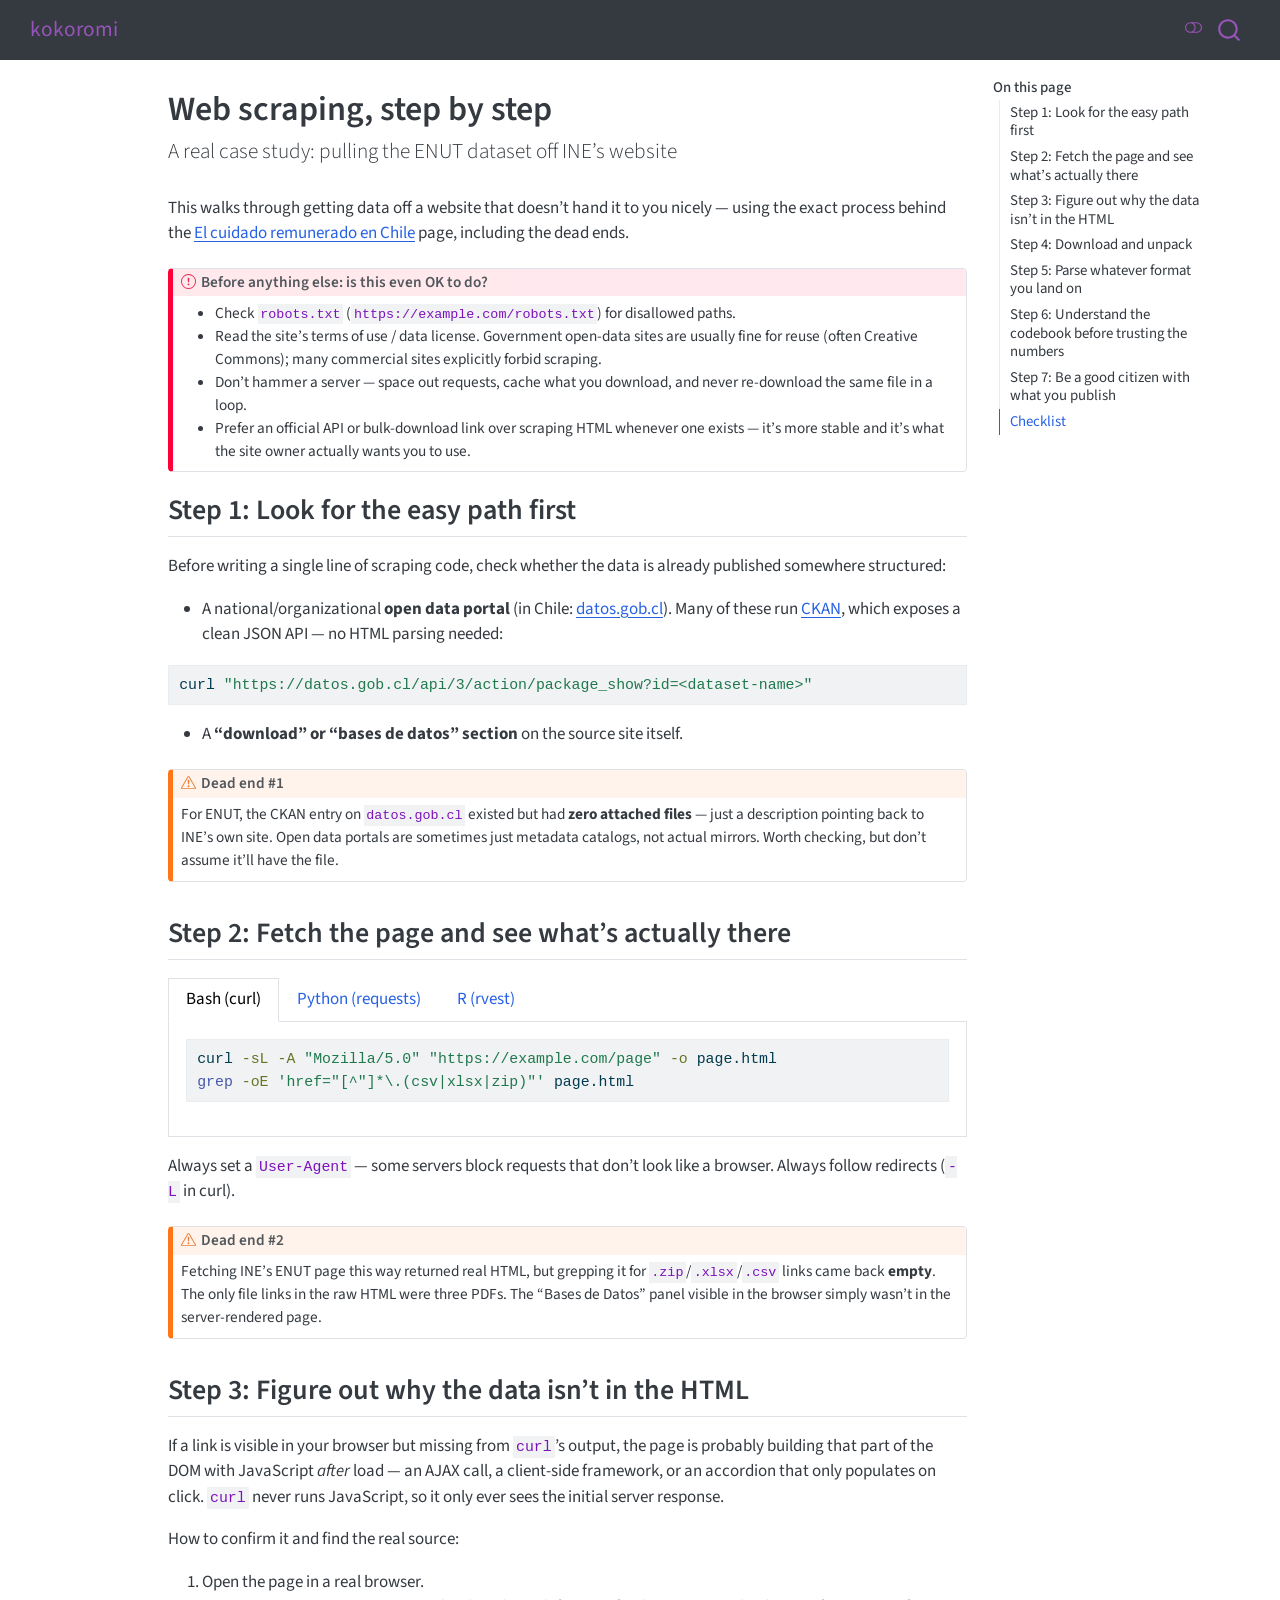
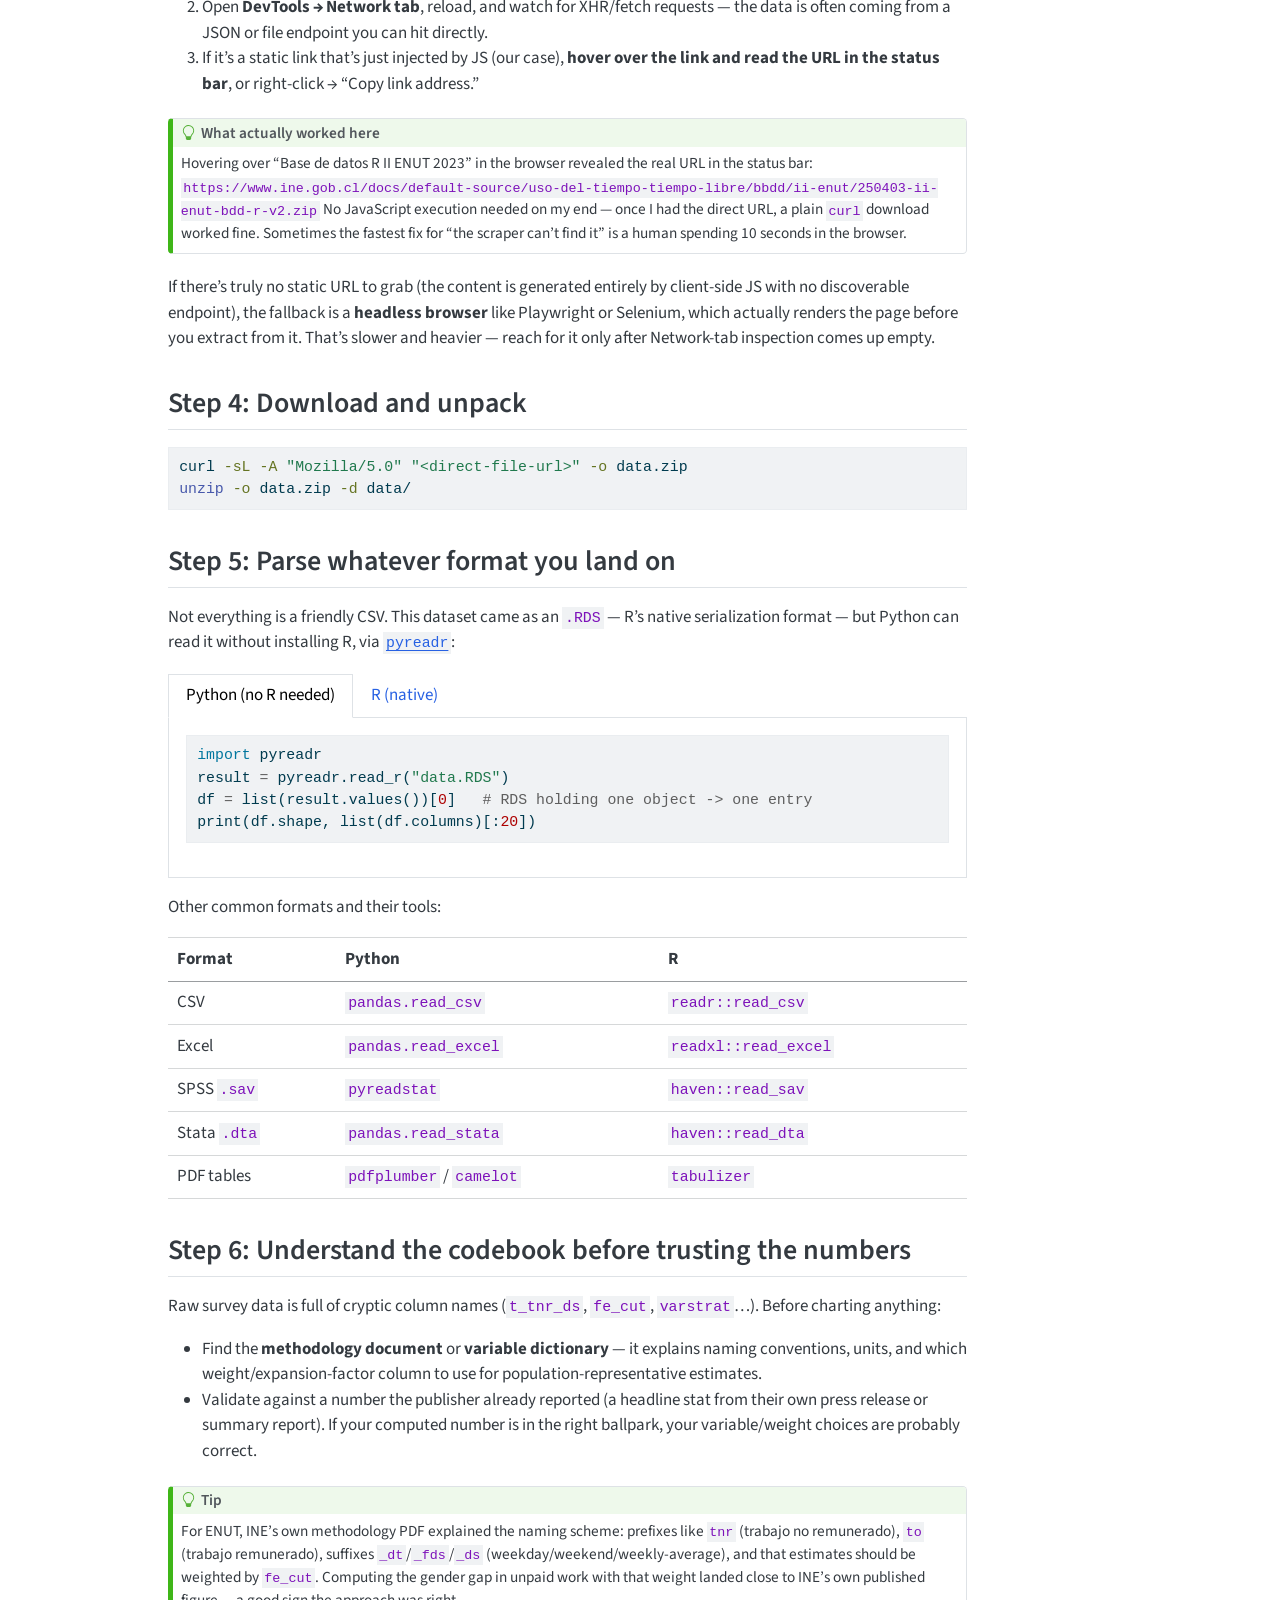
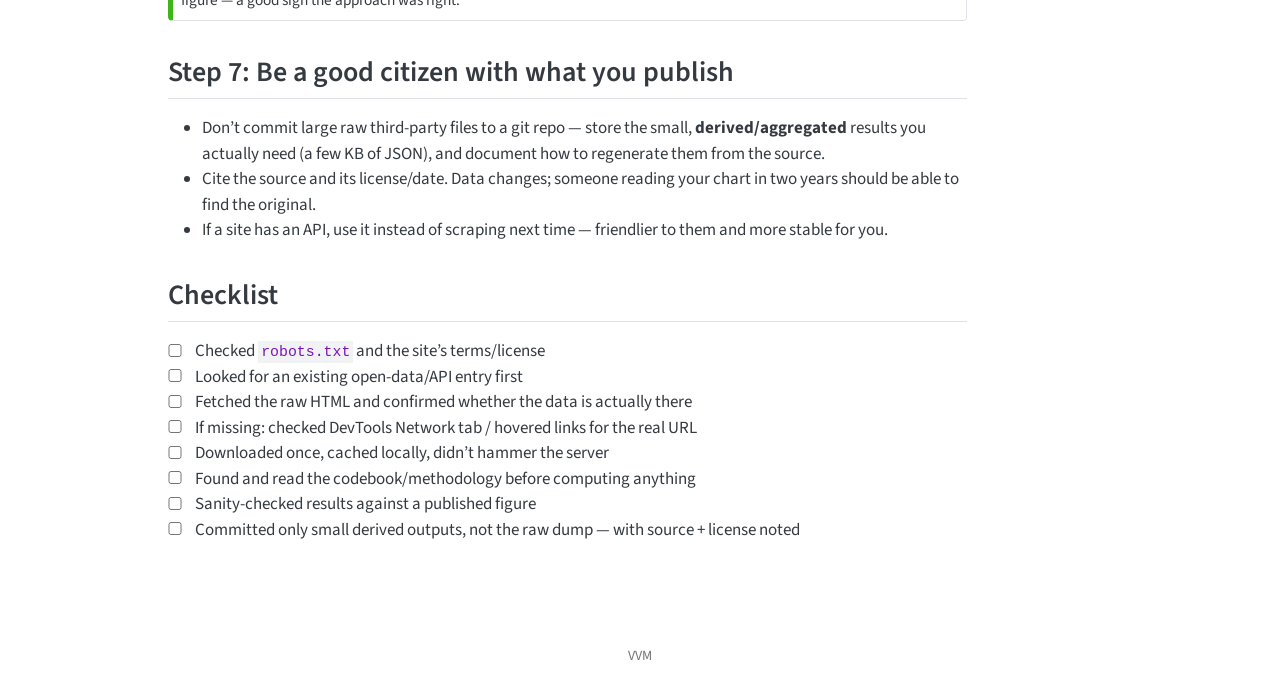
<file: docs/web-scraping.html>
<!DOCTYPE html>
<html xmlns="http://www.w3.org/1999/xhtml" lang="en" xml:lang="en"><head>

<meta charset="utf-8">
<meta name="generator" content="quarto-1.9.38">

<meta name="viewport" content="width=device-width, initial-scale=1.0, user-scalable=yes">


<title>Web scraping, step by step – kokoromi</title>
<style>
/* Default styles provided by pandoc.
** See https://pandoc.org/MANUAL.html#variables-for-html for config info.
*/
code{white-space: pre-wrap;}
span.smallcaps{font-variant: small-caps;}
div.columns{display: flex; gap: min(4vw, 1.5em);}
div.column{flex: auto; overflow-x: auto;}
div.hanging-indent{margin-left: 1.5em; text-indent: -1.5em;}
ul.task-list{list-style: none;}
ul.task-list li input[type="checkbox"] {
  width: 0.8em;
  margin: 0 0.8em 0.2em -1em; /* quarto-specific, see https://github.com/quarto-dev/quarto-cli/issues/4556 */ 
  vertical-align: middle;
}
/* CSS for syntax highlighting */
html { -webkit-text-size-adjust: 100%; }
pre > code.sourceCode { white-space: pre; position: relative; }
pre > code.sourceCode > span { display: inline-block; line-height: 1.25; }
pre > code.sourceCode > span:empty { height: 1.2em; }
.sourceCode { overflow: visible; }
code.sourceCode > span { color: inherit; text-decoration: inherit; }
div.sourceCode { margin: 1em 0; }
pre.sourceCode { margin: 0; }
@media screen {
div.sourceCode { overflow: auto; }
}
@media print {
pre > code.sourceCode { white-space: pre-wrap; }
pre > code.sourceCode > span { text-indent: -5em; padding-left: 5em; }
}
pre.numberSource code
  { counter-reset: source-line 0; }
pre.numberSource code > span
  { position: relative; left: -4em; counter-increment: source-line; }
pre.numberSource code > span > a:first-child::before
  { content: counter(source-line);
    position: relative; left: -1em; text-align: right; vertical-align: baseline;
    border: none; display: inline-block;
    -webkit-touch-callout: none; -webkit-user-select: none;
    -khtml-user-select: none; -moz-user-select: none;
    -ms-user-select: none; user-select: none;
    padding: 0 4px; width: 4em;
  }
pre.numberSource { margin-left: 3em;  padding-left: 4px; }
div.sourceCode
  {   }
@media screen {
pre > code.sourceCode > span > a:first-child::before { text-decoration: underline; }
}
</style>


<script src="site_libs/quarto-nav/quarto-nav.js"></script>
<script src="site_libs/quarto-nav/headroom.min.js"></script>
<script src="site_libs/clipboard/clipboard.min.js"></script>
<script src="site_libs/quarto-search/autocomplete.umd.js"></script>
<script src="site_libs/quarto-search/fuse.min.js"></script>
<script src="site_libs/quarto-search/quarto-search.js"></script>
<meta name="quarto:offset" content="./">
<script src="site_libs/quarto-html/quarto.js" type="module"></script>
<script src="site_libs/quarto-html/tabsets/tabsets.js" type="module"></script>
<script src="site_libs/quarto-html/popper.min.js"></script>
<script src="site_libs/quarto-html/tippy.umd.min.js"></script>
<script src="site_libs/quarto-html/anchor.min.js"></script>
<link href="site_libs/quarto-html/tippy.css" rel="stylesheet">
<link href="site_libs/quarto-html/quarto-syntax-highlighting-15634bcf2e68342d4ad2dfa704d543f6.css" rel="stylesheet" class="quarto-color-scheme" id="quarto-text-highlighting-styles">
<link href="site_libs/quarto-html/quarto-syntax-highlighting-dark-0a6b7249c26820e032cb0bd839ff02b1.css" rel="stylesheet" class="quarto-color-scheme quarto-color-alternate" id="quarto-text-highlighting-styles">
<link href="site_libs/quarto-html/quarto-syntax-highlighting-15634bcf2e68342d4ad2dfa704d543f6.css" rel="stylesheet" class="quarto-color-scheme-extra" id="quarto-text-highlighting-styles">
<script src="site_libs/bootstrap/bootstrap.min.js"></script>
<link href="site_libs/bootstrap/bootstrap-icons.css" rel="stylesheet">
<link href="site_libs/bootstrap/bootstrap-bc978f7abfba8db8d95db302203ba3cf.min.css" rel="stylesheet" append-hash="true" class="quarto-color-scheme" id="quarto-bootstrap" data-mode="light">
<link href="site_libs/bootstrap/bootstrap-dark-8ddb4d391d68f4465c027565eeb45e56.min.css" rel="stylesheet" append-hash="true" class="quarto-color-scheme quarto-color-alternate" id="quarto-bootstrap" data-mode="dark">
<link href="site_libs/bootstrap/bootstrap-bc978f7abfba8db8d95db302203ba3cf.min.css" rel="stylesheet" append-hash="true" class="quarto-color-scheme-extra" id="quarto-bootstrap" data-mode="light">
<script id="quarto-search-options" type="application/json">{
  "location": "navbar",
  "copy-button": false,
  "collapse-after": 3,
  "panel-placement": "end",
  "type": "overlay",
  "limit": 50,
  "keyboard-shortcut": [
    "f",
    "/",
    "s"
  ],
  "show-item-context": false,
  "language": {
    "search-no-results-text": "No results",
    "search-matching-documents-text": "matching documents",
    "search-copy-link-title": "Copy link to search",
    "search-hide-matches-text": "Hide additional matches",
    "search-more-match-text": "more match in this document",
    "search-more-matches-text": "more matches in this document",
    "search-clear-button-title": "Clear",
    "search-text-placeholder": "",
    "search-detached-cancel-button-title": "Cancel",
    "search-submit-button-title": "Submit",
    "search-label": "Search"
  }
}</script>


<link rel="stylesheet" href="styles.css">
</head>

<body class="nav-fixed quarto-light"><script id="quarto-html-before-body" type="application/javascript">
    const toggleBodyColorMode = (bsSheetEl) => {
      const mode = bsSheetEl.getAttribute("data-mode");
      const bodyEl = window.document.querySelector("body");
      if (mode === "dark") {
        bodyEl.classList.add("quarto-dark");
        bodyEl.classList.remove("quarto-light");
      } else {
        bodyEl.classList.add("quarto-light");
        bodyEl.classList.remove("quarto-dark");
      }
    }
    const toggleBodyColorPrimary = () => {
      const bsSheetEl = window.document.querySelector("link#quarto-bootstrap:not([rel=disabled-stylesheet])");
      if (bsSheetEl) {
        toggleBodyColorMode(bsSheetEl);
      }
    }
    const setColorSchemeToggle = (alternate) => {
      const toggles = window.document.querySelectorAll('.quarto-color-scheme-toggle');
      for (let i=0; i < toggles.length; i++) {
        const toggle = toggles[i];
        if (toggle) {
          if (alternate) {
            toggle.classList.add("alternate");
          } else {
            toggle.classList.remove("alternate");
          }
        }
      }
    };
    const toggleColorMode = (alternate) => {
      // Switch the stylesheets
      const primaryStylesheets = window.document.querySelectorAll('link.quarto-color-scheme:not(.quarto-color-alternate)');
      const alternateStylesheets = window.document.querySelectorAll('link.quarto-color-scheme.quarto-color-alternate');
      manageTransitions('#quarto-margin-sidebar .nav-link', false);
      if (alternate) {
        // note: dark is layered on light, we don't disable primary!
        enableStylesheet(alternateStylesheets);
        for (const sheetNode of alternateStylesheets) {
          if (sheetNode.id === "quarto-bootstrap") {
            toggleBodyColorMode(sheetNode);
          }
        }
      } else {
        disableStylesheet(alternateStylesheets);
        enableStylesheet(primaryStylesheets)
        toggleBodyColorPrimary();
      }
      manageTransitions('#quarto-margin-sidebar .nav-link', true);
      // Switch the toggles
      setColorSchemeToggle(alternate)
      // Hack to workaround the fact that safari doesn't
      // properly recolor the scrollbar when toggling (#1455)
      if (navigator.userAgent.indexOf('Safari') > 0 && navigator.userAgent.indexOf('Chrome') == -1) {
        manageTransitions("body", false);
        window.scrollTo(0, 1);
        setTimeout(() => {
          window.scrollTo(0, 0);
          manageTransitions("body", true);
        }, 40);
      }
    }
    const disableStylesheet = (stylesheets) => {
      for (let i=0; i < stylesheets.length; i++) {
        const stylesheet = stylesheets[i];
        stylesheet.rel = 'disabled-stylesheet';
      }
    }
    const enableStylesheet = (stylesheets) => {
      for (let i=0; i < stylesheets.length; i++) {
        const stylesheet = stylesheets[i];
        if(stylesheet.rel !== 'stylesheet') { // for Chrome, which will still FOUC without this check
          stylesheet.rel = 'stylesheet';
        }
      }
    }
    const manageTransitions = (selector, allowTransitions) => {
      const els = window.document.querySelectorAll(selector);
      for (let i=0; i < els.length; i++) {
        const el = els[i];
        if (allowTransitions) {
          el.classList.remove('notransition');
        } else {
          el.classList.add('notransition');
        }
      }
    }
    const isFileUrl = () => {
      return window.location.protocol === 'file:';
    }
    const hasAlternateSentinel = () => {
      let styleSentinel = getColorSchemeSentinel();
      if (styleSentinel !== null) {
        return styleSentinel === "alternate";
      } else {
        return false;
      }
    }
    const setStyleSentinel = (alternate) => {
      const value = alternate ? "alternate" : "default";
      if (!isFileUrl()) {
        window.localStorage.setItem("quarto-color-scheme", value);
      } else {
        localAlternateSentinel = value;
      }
    }
    const getColorSchemeSentinel = () => {
      if (!isFileUrl()) {
        const storageValue = window.localStorage.getItem("quarto-color-scheme");
        return storageValue != null ? storageValue : localAlternateSentinel;
      } else {
        return localAlternateSentinel;
      }
    }
    const toggleGiscusIfUsed = (isAlternate, darkModeDefault) => {
      const baseTheme = document.querySelector('#giscus-base-theme')?.value ?? 'light';
      const alternateTheme = document.querySelector('#giscus-alt-theme')?.value ?? 'dark';
      let newTheme = '';
      if(authorPrefersDark) {
        newTheme = isAlternate ? baseTheme : alternateTheme;
      } else {
        newTheme = isAlternate ? alternateTheme : baseTheme;
      }
      const changeGiscusTheme = () => {
        // From: https://github.com/giscus/giscus/issues/336
        const sendMessage = (message) => {
          const iframe = document.querySelector('iframe.giscus-frame');
          if (!iframe) return;
          iframe.contentWindow.postMessage({ giscus: message }, 'https://giscus.app');
        }
        sendMessage({
          setConfig: {
            theme: newTheme
          }
        });
      }
      const isGiscussLoaded = window.document.querySelector('iframe.giscus-frame') !== null;
      if (isGiscussLoaded) {
        changeGiscusTheme();
      }
    };
    const authorPrefersDark = false;
    const darkModeDefault = authorPrefersDark;
      document.querySelector('link#quarto-text-highlighting-styles.quarto-color-scheme-extra').rel = 'disabled-stylesheet';
      document.querySelector('link#quarto-bootstrap.quarto-color-scheme-extra').rel = 'disabled-stylesheet';
    let localAlternateSentinel = darkModeDefault ? 'alternate' : 'default';
    // Dark / light mode switch
    window.quartoToggleColorScheme = () => {
      // Read the current dark / light value
      let toAlternate = !hasAlternateSentinel();
      toggleColorMode(toAlternate);
      setStyleSentinel(toAlternate);
      toggleGiscusIfUsed(toAlternate, darkModeDefault);
      window.dispatchEvent(new Event('resize'));
    };
    // Switch to dark mode if need be
    if (hasAlternateSentinel()) {
      toggleColorMode(true);
    } else {
      toggleColorMode(false);
    }
  </script>

<div id="quarto-search-results"></div>
  <header id="quarto-header" class="headroom fixed-top">
    <nav class="navbar navbar-expand-lg " data-bs-theme="dark">
      <div class="navbar-container container-fluid">
      <div class="navbar-brand-container mx-auto">
    <a class="navbar-brand" href="./index.html">
    <span class="navbar-title">kokoromi</span>
    </a>
  </div>
        <div class="quarto-navbar-tools tools-end">
  <a href="" class="quarto-color-scheme-toggle quarto-navigation-tool  px-1" onclick="window.quartoToggleColorScheme(); return false;" title="Toggle dark mode"><i class="bi"></i></a>
</div>
          <div id="quarto-search" class="" title="Search"></div>
      </div> <!-- /container-fluid -->
    </nav>
</header>
<!-- content -->
<div id="quarto-content" class="quarto-container page-columns page-rows-contents page-layout-article page-navbar">
<!-- sidebar -->
<!-- margin-sidebar -->
    <div id="quarto-margin-sidebar" class="sidebar margin-sidebar">
        <nav id="TOC" role="doc-toc" class="toc-active">
    <h2 id="toc-title">On this page</h2>
   
  <ul>
  <li><a href="#step-1-look-for-the-easy-path-first" id="toc-step-1-look-for-the-easy-path-first" class="nav-link active" data-scroll-target="#step-1-look-for-the-easy-path-first">Step 1: Look for the easy path first</a></li>
  <li><a href="#step-2-fetch-the-page-and-see-whats-actually-there" id="toc-step-2-fetch-the-page-and-see-whats-actually-there" class="nav-link" data-scroll-target="#step-2-fetch-the-page-and-see-whats-actually-there">Step 2: Fetch the page and see what’s actually there</a></li>
  <li><a href="#step-3-figure-out-why-the-data-isnt-in-the-html" id="toc-step-3-figure-out-why-the-data-isnt-in-the-html" class="nav-link" data-scroll-target="#step-3-figure-out-why-the-data-isnt-in-the-html">Step 3: Figure out why the data isn’t in the HTML</a></li>
  <li><a href="#step-4-download-and-unpack" id="toc-step-4-download-and-unpack" class="nav-link" data-scroll-target="#step-4-download-and-unpack">Step 4: Download and unpack</a></li>
  <li><a href="#step-5-parse-whatever-format-you-land-on" id="toc-step-5-parse-whatever-format-you-land-on" class="nav-link" data-scroll-target="#step-5-parse-whatever-format-you-land-on">Step 5: Parse whatever format you land on</a></li>
  <li><a href="#step-6-understand-the-codebook-before-trusting-the-numbers" id="toc-step-6-understand-the-codebook-before-trusting-the-numbers" class="nav-link" data-scroll-target="#step-6-understand-the-codebook-before-trusting-the-numbers">Step 6: Understand the codebook before trusting the numbers</a></li>
  <li><a href="#step-7-be-a-good-citizen-with-what-you-publish" id="toc-step-7-be-a-good-citizen-with-what-you-publish" class="nav-link" data-scroll-target="#step-7-be-a-good-citizen-with-what-you-publish">Step 7: Be a good citizen with what you publish</a></li>
  <li><a href="#checklist" id="toc-checklist" class="nav-link" data-scroll-target="#checklist">Checklist</a></li>
  </ul>
</nav>
    </div>
<!-- main -->
<main class="content" id="quarto-document-content">


<header id="title-block-header" class="quarto-title-block default">
<div class="quarto-title">
<h1 class="title">Web scraping, step by step</h1>
<p class="subtitle lead">A real case study: pulling the ENUT dataset off INE’s website</p>
</div>



<div class="quarto-title-meta">

    
  
    
  </div>
  


</header>


<p>This walks through getting data off a website that doesn’t hand it to you nicely — using the exact process behind the <a href="./uso-del-tiempo.html">El cuidado remunerado en Chile</a> page, including the dead ends.</p>
<div class="callout callout-style-default callout-important callout-titled">
<div class="callout-header d-flex align-content-center">
<div class="callout-icon-container">
<i class="callout-icon"></i>
</div>
<div class="callout-title-container flex-fill">
<span class="screen-reader-only">Important</span>Before anything else: is this even OK to do?
</div>
</div>
<div class="callout-body-container callout-body">
<ul>
<li>Check <code>robots.txt</code> (<code>https://example.com/robots.txt</code>) for disallowed paths.</li>
<li>Read the site’s terms of use / data license. Government open-data sites are usually fine for reuse (often Creative Commons); many commercial sites explicitly forbid scraping.</li>
<li>Don’t hammer a server — space out requests, cache what you download, and never re-download the same file in a loop.</li>
<li>Prefer an official API or bulk-download link over scraping HTML whenever one exists — it’s more stable and it’s what the site owner actually wants you to use.</li>
</ul>
</div>
</div>
<section id="step-1-look-for-the-easy-path-first" class="level2">
<h2 class="anchored" data-anchor-id="step-1-look-for-the-easy-path-first">Step 1: Look for the easy path first</h2>
<p>Before writing a single line of scraping code, check whether the data is already published somewhere structured:</p>
<ul>
<li>A national/organizational <strong>open data portal</strong> (in Chile: <a href="https://datos.gob.cl">datos.gob.cl</a>). Many of these run <a href="https://ckan.org/">CKAN</a>, which exposes a clean JSON API — no HTML parsing needed:</li>
</ul>
<div class="code-copy-outer-scaffold"><div class="sourceCode" id="cb1"><pre class="sourceCode bash code-with-copy"><code class="sourceCode bash"><span id="cb1-1"><a href="#cb1-1" aria-hidden="true" tabindex="-1"></a><span class="ex">curl</span> <span class="st">"https://datos.gob.cl/api/3/action/package_show?id=&lt;dataset-name&gt;"</span></span></code></pre></div><button title="Copy to Clipboard" class="code-copy-button"><i class="bi"></i></button></div>
<ul>
<li>A <strong>“download” or “bases de datos” section</strong> on the source site itself.</li>
</ul>
<div class="callout callout-style-default callout-warning callout-titled">
<div class="callout-header d-flex align-content-center">
<div class="callout-icon-container">
<i class="callout-icon"></i>
</div>
<div class="callout-title-container flex-fill">
<span class="screen-reader-only">Warning</span>Dead end #1
</div>
</div>
<div class="callout-body-container callout-body">
<p>For ENUT, the CKAN entry on <code>datos.gob.cl</code> existed but had <strong>zero attached files</strong> — just a description pointing back to INE’s own site. Open data portals are sometimes just metadata catalogs, not actual mirrors. Worth checking, but don’t assume it’ll have the file.</p>
</div>
</div>
</section>
<section id="step-2-fetch-the-page-and-see-whats-actually-there" class="level2">
<h2 class="anchored" data-anchor-id="step-2-fetch-the-page-and-see-whats-actually-there">Step 2: Fetch the page and see what’s actually there</h2>
<div class="tabset-margin-container"></div><div class="panel-tabset">
<ul class="nav nav-tabs" role="tablist"><li class="nav-item" role="presentation"><a class="nav-link active" id="tabset-1-1-tab" data-bs-toggle="tab" data-bs-target="#tabset-1-1" role="tab" aria-controls="tabset-1-1" aria-selected="true" href="">Bash (curl)</a></li><li class="nav-item" role="presentation"><a class="nav-link" id="tabset-1-2-tab" data-bs-toggle="tab" data-bs-target="#tabset-1-2" role="tab" aria-controls="tabset-1-2" aria-selected="false" href="">Python (requests)</a></li><li class="nav-item" role="presentation"><a class="nav-link" id="tabset-1-3-tab" data-bs-toggle="tab" data-bs-target="#tabset-1-3" role="tab" aria-controls="tabset-1-3" aria-selected="false" href="">R (rvest)</a></li></ul>
<div class="tab-content">
<div id="tabset-1-1" class="tab-pane active" role="tabpanel" aria-labelledby="tabset-1-1-tab">
<div class="code-copy-outer-scaffold"><div class="sourceCode" id="cb2"><pre class="sourceCode bash code-with-copy"><code class="sourceCode bash"><span id="cb2-1"><a href="#cb2-1" aria-hidden="true" tabindex="-1"></a><span class="ex">curl</span> <span class="at">-sL</span> <span class="at">-A</span> <span class="st">"Mozilla/5.0"</span> <span class="st">"https://example.com/page"</span> <span class="at">-o</span> page.html</span>
<span id="cb2-2"><a href="#cb2-2" aria-hidden="true" tabindex="-1"></a><span class="fu">grep</span> <span class="at">-oE</span> <span class="st">'href="[^"]*\.(csv|xlsx|zip)"'</span> page.html</span></code></pre></div><button title="Copy to Clipboard" class="code-copy-button"><i class="bi"></i></button></div>
</div>
<div id="tabset-1-2" class="tab-pane" role="tabpanel" aria-labelledby="tabset-1-2-tab">
<div class="code-copy-outer-scaffold"><div class="sourceCode" id="cb3"><pre class="sourceCode python code-with-copy"><code class="sourceCode python"><span id="cb3-1"><a href="#cb3-1" aria-hidden="true" tabindex="-1"></a><span class="im">import</span> requests</span>
<span id="cb3-2"><a href="#cb3-2" aria-hidden="true" tabindex="-1"></a>r <span class="op">=</span> requests.get(<span class="st">"https://example.com/page"</span>, headers<span class="op">=</span>{<span class="st">"User-Agent"</span>: <span class="st">"Mozilla/5.0"</span>})</span>
<span id="cb3-3"><a href="#cb3-3" aria-hidden="true" tabindex="-1"></a>r.raise_for_status()</span>
<span id="cb3-4"><a href="#cb3-4" aria-hidden="true" tabindex="-1"></a>html <span class="op">=</span> r.text</span></code></pre></div><button title="Copy to Clipboard" class="code-copy-button"><i class="bi"></i></button></div>
</div>
<div id="tabset-1-3" class="tab-pane" role="tabpanel" aria-labelledby="tabset-1-3-tab">
<div class="code-copy-outer-scaffold"><div class="sourceCode" id="cb4"><pre class="sourceCode r code-with-copy"><code class="sourceCode r"><span id="cb4-1"><a href="#cb4-1" aria-hidden="true" tabindex="-1"></a><span class="fu">library</span>(rvest)</span>
<span id="cb4-2"><a href="#cb4-2" aria-hidden="true" tabindex="-1"></a>page <span class="ot">&lt;-</span> <span class="fu">read_html</span>(<span class="st">"https://example.com/page"</span>)</span>
<span id="cb4-3"><a href="#cb4-3" aria-hidden="true" tabindex="-1"></a>page <span class="sc">|&gt;</span> <span class="fu">html_elements</span>(<span class="st">"a"</span>) <span class="sc">|&gt;</span> <span class="fu">html_attr</span>(<span class="st">"href"</span>)</span></code></pre></div><button title="Copy to Clipboard" class="code-copy-button"><i class="bi"></i></button></div>
</div>
</div>
</div>
<p>Always set a <code>User-Agent</code> — some servers block requests that don’t look like a browser. Always follow redirects (<code>-L</code> in curl).</p>
<div class="callout callout-style-default callout-warning callout-titled">
<div class="callout-header d-flex align-content-center">
<div class="callout-icon-container">
<i class="callout-icon"></i>
</div>
<div class="callout-title-container flex-fill">
<span class="screen-reader-only">Warning</span>Dead end #2
</div>
</div>
<div class="callout-body-container callout-body">
<p>Fetching INE’s ENUT page this way returned real HTML, but grepping it for <code>.zip</code>/<code>.xlsx</code>/<code>.csv</code> links came back <strong>empty</strong>. The only file links in the raw HTML were three PDFs. The “Bases de Datos” panel visible in the browser simply wasn’t in the server-rendered page.</p>
</div>
</div>
</section>
<section id="step-3-figure-out-why-the-data-isnt-in-the-html" class="level2">
<h2 class="anchored" data-anchor-id="step-3-figure-out-why-the-data-isnt-in-the-html">Step 3: Figure out why the data isn’t in the HTML</h2>
<p>If a link is visible in your browser but missing from <code>curl</code>’s output, the page is probably building that part of the DOM with JavaScript <em>after</em> load — an AJAX call, a client-side framework, or an accordion that only populates on click. <code>curl</code> never runs JavaScript, so it only ever sees the initial server response.</p>
<p>How to confirm it and find the real source:</p>
<ol type="1">
<li>Open the page in a real browser.</li>
<li>Open <strong>DevTools → Network tab</strong>, reload, and watch for XHR/fetch requests — the data is often coming from a JSON or file endpoint you can hit directly.</li>
<li>If it’s a static link that’s just injected by JS (our case), <strong>hover over the link and read the URL in the status bar</strong>, or right-click → “Copy link address.”</li>
</ol>
<div class="callout callout-style-default callout-tip callout-titled">
<div class="callout-header d-flex align-content-center">
<div class="callout-icon-container">
<i class="callout-icon"></i>
</div>
<div class="callout-title-container flex-fill">
<span class="screen-reader-only">Tip</span>What actually worked here
</div>
</div>
<div class="callout-body-container callout-body">
<p>Hovering over “Base de datos R II ENUT 2023” in the browser revealed the real URL in the status bar: <code>https://www.ine.gob.cl/docs/default-source/uso-del-tiempo-tiempo-libre/bbdd/ii-enut/250403-ii-enut-bdd-r-v2.zip</code> No JavaScript execution needed on my end — once I had the direct URL, a plain <code>curl</code> download worked fine. Sometimes the fastest fix for “the scraper can’t find it” is a human spending 10 seconds in the browser.</p>
</div>
</div>
<p>If there’s truly no static URL to grab (the content is generated entirely by client-side JS with no discoverable endpoint), the fallback is a <strong>headless browser</strong> like Playwright or Selenium, which actually renders the page before you extract from it. That’s slower and heavier — reach for it only after Network-tab inspection comes up empty.</p>
</section>
<section id="step-4-download-and-unpack" class="level2">
<h2 class="anchored" data-anchor-id="step-4-download-and-unpack">Step 4: Download and unpack</h2>
<div class="code-copy-outer-scaffold"><div class="sourceCode" id="cb5"><pre class="sourceCode bash code-with-copy"><code class="sourceCode bash"><span id="cb5-1"><a href="#cb5-1" aria-hidden="true" tabindex="-1"></a><span class="ex">curl</span> <span class="at">-sL</span> <span class="at">-A</span> <span class="st">"Mozilla/5.0"</span> <span class="st">"&lt;direct-file-url&gt;"</span> <span class="at">-o</span> data.zip</span>
<span id="cb5-2"><a href="#cb5-2" aria-hidden="true" tabindex="-1"></a><span class="fu">unzip</span> <span class="at">-o</span> data.zip <span class="at">-d</span> data/</span></code></pre></div><button title="Copy to Clipboard" class="code-copy-button"><i class="bi"></i></button></div>
</section>
<section id="step-5-parse-whatever-format-you-land-on" class="level2">
<h2 class="anchored" data-anchor-id="step-5-parse-whatever-format-you-land-on">Step 5: Parse whatever format you land on</h2>
<p>Not everything is a friendly CSV. This dataset came as an <code>.RDS</code> — R’s native serialization format — but Python can read it without installing R, via <a href="https://github.com/ofajardo/pyreadr"><code>pyreadr</code></a>:</p>
<div class="tabset-margin-container"></div><div class="panel-tabset">
<ul class="nav nav-tabs" role="tablist"><li class="nav-item" role="presentation"><a class="nav-link active" id="tabset-2-1-tab" data-bs-toggle="tab" data-bs-target="#tabset-2-1" role="tab" aria-controls="tabset-2-1" aria-selected="true" href="">Python (no R needed)</a></li><li class="nav-item" role="presentation"><a class="nav-link" id="tabset-2-2-tab" data-bs-toggle="tab" data-bs-target="#tabset-2-2" role="tab" aria-controls="tabset-2-2" aria-selected="false" href="">R (native)</a></li></ul>
<div class="tab-content">
<div id="tabset-2-1" class="tab-pane active" role="tabpanel" aria-labelledby="tabset-2-1-tab">
<div class="code-copy-outer-scaffold"><div class="sourceCode" id="cb6"><pre class="sourceCode python code-with-copy"><code class="sourceCode python"><span id="cb6-1"><a href="#cb6-1" aria-hidden="true" tabindex="-1"></a><span class="im">import</span> pyreadr</span>
<span id="cb6-2"><a href="#cb6-2" aria-hidden="true" tabindex="-1"></a>result <span class="op">=</span> pyreadr.read_r(<span class="st">"data.RDS"</span>)</span>
<span id="cb6-3"><a href="#cb6-3" aria-hidden="true" tabindex="-1"></a>df <span class="op">=</span> <span class="bu">list</span>(result.values())[<span class="dv">0</span>]   <span class="co"># RDS holding one object -&gt; one entry</span></span>
<span id="cb6-4"><a href="#cb6-4" aria-hidden="true" tabindex="-1"></a><span class="bu">print</span>(df.shape, <span class="bu">list</span>(df.columns)[:<span class="dv">20</span>])</span></code></pre></div><button title="Copy to Clipboard" class="code-copy-button"><i class="bi"></i></button></div>
</div>
<div id="tabset-2-2" class="tab-pane" role="tabpanel" aria-labelledby="tabset-2-2-tab">
<div class="code-copy-outer-scaffold"><div class="sourceCode" id="cb7"><pre class="sourceCode r code-with-copy"><code class="sourceCode r"><span id="cb7-1"><a href="#cb7-1" aria-hidden="true" tabindex="-1"></a>df <span class="ot">&lt;-</span> <span class="fu">readRDS</span>(<span class="st">"data.RDS"</span>)</span>
<span id="cb7-2"><a href="#cb7-2" aria-hidden="true" tabindex="-1"></a><span class="fu">str</span>(df)</span></code></pre></div><button title="Copy to Clipboard" class="code-copy-button"><i class="bi"></i></button></div>
</div>
</div>
</div>
<p>Other common formats and their tools:</p>
<table class="caption-top table">
<thead>
<tr class="header">
<th>Format</th>
<th>Python</th>
<th>R</th>
</tr>
</thead>
<tbody>
<tr class="odd">
<td>CSV</td>
<td><code>pandas.read_csv</code></td>
<td><code>readr::read_csv</code></td>
</tr>
<tr class="even">
<td>Excel</td>
<td><code>pandas.read_excel</code></td>
<td><code>readxl::read_excel</code></td>
</tr>
<tr class="odd">
<td>SPSS <code>.sav</code></td>
<td><code>pyreadstat</code></td>
<td><code>haven::read_sav</code></td>
</tr>
<tr class="even">
<td>Stata <code>.dta</code></td>
<td><code>pandas.read_stata</code></td>
<td><code>haven::read_dta</code></td>
</tr>
<tr class="odd">
<td>PDF tables</td>
<td><code>pdfplumber</code> / <code>camelot</code></td>
<td><code>tabulizer</code></td>
</tr>
</tbody>
</table>
</section>
<section id="step-6-understand-the-codebook-before-trusting-the-numbers" class="level2">
<h2 class="anchored" data-anchor-id="step-6-understand-the-codebook-before-trusting-the-numbers">Step 6: Understand the codebook before trusting the numbers</h2>
<p>Raw survey data is full of cryptic column names (<code>t_tnr_ds</code>, <code>fe_cut</code>, <code>varstrat</code>…). Before charting anything:</p>
<ul>
<li>Find the <strong>methodology document</strong> or <strong>variable dictionary</strong> — it explains naming conventions, units, and which weight/expansion-factor column to use for population-representative estimates.</li>
<li>Validate against a number the publisher already reported (a headline stat from their own press release or summary report). If your computed number is in the right ballpark, your variable/weight choices are probably correct.</li>
</ul>
<div class="callout callout-style-default callout-tip callout-titled">
<div class="callout-header d-flex align-content-center">
<div class="callout-icon-container">
<i class="callout-icon"></i>
</div>
<div class="callout-title-container flex-fill">
Tip
</div>
</div>
<div class="callout-body-container callout-body">
<p>For ENUT, INE’s own methodology PDF explained the naming scheme: prefixes like <code>tnr</code> (trabajo no remunerado), <code>to</code> (trabajo remunerado), suffixes <code>_dt</code>/<code>_fds</code>/<code>_ds</code> (weekday/weekend/weekly-average), and that estimates should be weighted by <code>fe_cut</code>. Computing the gender gap in unpaid work with that weight landed close to INE’s own published figure — a good sign the approach was right.</p>
</div>
</div>
</section>
<section id="step-7-be-a-good-citizen-with-what-you-publish" class="level2">
<h2 class="anchored" data-anchor-id="step-7-be-a-good-citizen-with-what-you-publish">Step 7: Be a good citizen with what you publish</h2>
<ul>
<li>Don’t commit large raw third-party files to a git repo — store the small, <strong>derived/aggregated</strong> results you actually need (a few KB of JSON), and document how to regenerate them from the source.</li>
<li>Cite the source and its license/date. Data changes; someone reading your chart in two years should be able to find the original.</li>
<li>If a site has an API, use it instead of scraping next time — friendlier to them and more stable for you.</li>
</ul>
</section>
<section id="checklist" class="level2">
<h2 class="anchored" data-anchor-id="checklist">Checklist</h2>
<ul class="task-list">
<li><label><input type="checkbox">Checked <code>robots.txt</code> and the site’s terms/license</label></li>
<li><label><input type="checkbox">Looked for an existing open-data/API entry first</label></li>
<li><label><input type="checkbox">Fetched the raw HTML and confirmed whether the data is actually there</label></li>
<li><label><input type="checkbox">If missing: checked DevTools Network tab / hovered links for the real URL</label></li>
<li><label><input type="checkbox">Downloaded once, cached locally, didn’t hammer the server</label></li>
<li><label><input type="checkbox">Found and read the codebook/methodology before computing anything</label></li>
<li><label><input type="checkbox">Sanity-checked results against a published figure</label></li>
<li><label><input type="checkbox">Committed only small derived outputs, not the raw dump — with source + license noted</label></li>
</ul>


</section>

</main> <!-- /main -->
<script id="quarto-html-after-body" type="application/javascript">
  window.document.addEventListener("DOMContentLoaded", function (event) {
    // Ensure there is a toggle, if there isn't float one in the top right
    if (window.document.querySelector('.quarto-color-scheme-toggle') === null) {
      const a = window.document.createElement('a');
      a.classList.add('top-right');
      a.classList.add('quarto-color-scheme-toggle');
      a.href = "";
      a.onclick = function() { try { window.quartoToggleColorScheme(); } catch {} return false; };
      const i = window.document.createElement("i");
      i.classList.add('bi');
      a.appendChild(i);
      window.document.body.appendChild(a);
    }
    setColorSchemeToggle(hasAlternateSentinel())
    const icon = "";
    const anchorJS = new window.AnchorJS();
    anchorJS.options = {
      placement: 'right',
      icon: icon
    };
    anchorJS.add('.anchored');
    const isCodeAnnotation = (el) => {
      for (const clz of el.classList) {
        if (clz.startsWith('code-annotation-')) {                     
          return true;
        }
      }
      return false;
    }
    const onCopySuccess = function(e) {
      // button target
      const button = e.trigger;
      // don't keep focus
      button.blur();
      // flash "checked"
      button.classList.add('code-copy-button-checked');
      var currentTitle = button.getAttribute("title");
      button.setAttribute("title", "Copied!");
      let tooltip;
      if (window.bootstrap) {
        button.setAttribute("data-bs-toggle", "tooltip");
        button.setAttribute("data-bs-placement", "left");
        button.setAttribute("data-bs-title", "Copied!");
        tooltip = new bootstrap.Tooltip(button, 
          { trigger: "manual", 
            customClass: "code-copy-button-tooltip",
            offset: [0, -8]});
        tooltip.show();    
      }
      setTimeout(function() {
        if (tooltip) {
          tooltip.hide();
          button.removeAttribute("data-bs-title");
          button.removeAttribute("data-bs-toggle");
          button.removeAttribute("data-bs-placement");
        }
        button.setAttribute("title", currentTitle);
        button.classList.remove('code-copy-button-checked');
      }, 1000);
      // clear code selection
      e.clearSelection();
    }
    const getTextToCopy = function(trigger) {
      const outerScaffold = trigger.parentElement.cloneNode(true);
      const codeEl = outerScaffold.querySelector('code');
      for (const childEl of codeEl.children) {
        if (isCodeAnnotation(childEl)) {
          childEl.remove();
        }
      }
      return codeEl.innerText;
    }
    const clipboard = new window.ClipboardJS('.code-copy-button:not([data-in-quarto-modal])', {
      text: getTextToCopy
    });
    clipboard.on('success', onCopySuccess);
    if (window.document.getElementById('quarto-embedded-source-code-modal')) {
      const clipboardModal = new window.ClipboardJS('.code-copy-button[data-in-quarto-modal]', {
        text: getTextToCopy,
        container: window.document.getElementById('quarto-embedded-source-code-modal')
      });
      clipboardModal.on('success', onCopySuccess);
    }
      var localhostRegex = new RegExp(/^(?:http|https):\/\/localhost\:?[0-9]*\//);
      var mailtoRegex = new RegExp(/^mailto:/);
        var filterRegex = new RegExp('/' + window.location.host + '/');
      var isInternal = (href) => {
          return filterRegex.test(href) || localhostRegex.test(href) || mailtoRegex.test(href);
      }
      // Inspect non-navigation links and adorn them if external
     var links = window.document.querySelectorAll('a[href]:not(.nav-link):not(.navbar-brand):not(.toc-action):not(.sidebar-link):not(.sidebar-item-toggle):not(.pagination-link):not(.no-external):not([aria-hidden]):not(.dropdown-item):not(.quarto-navigation-tool):not(.about-link)');
      for (var i=0; i<links.length; i++) {
        const link = links[i];
        if (!isInternal(link.href)) {
          // undo the damage that might have been done by quarto-nav.js in the case of
          // links that we want to consider external
          if (link.dataset.originalHref !== undefined) {
            link.href = link.dataset.originalHref;
          }
        }
      }
    function tippyHover(el, contentFn, onTriggerFn, onUntriggerFn) {
      const config = {
        allowHTML: true,
        maxWidth: 500,
        delay: 100,
        arrow: false,
        appendTo: function(el) {
            return el.parentElement;
        },
        interactive: true,
        interactiveBorder: 10,
        theme: 'quarto',
        placement: 'bottom-start',
      };
      if (contentFn) {
        config.content = contentFn;
      }
      if (onTriggerFn) {
        config.onTrigger = onTriggerFn;
      }
      if (onUntriggerFn) {
        config.onUntrigger = onUntriggerFn;
      }
      window.tippy(el, config); 
    }
    const noterefs = window.document.querySelectorAll('a[role="doc-noteref"]');
    for (var i=0; i<noterefs.length; i++) {
      const ref = noterefs[i];
      tippyHover(ref, function() {
        // use id or data attribute instead here
        let href = ref.getAttribute('data-footnote-href') || ref.getAttribute('href');
        try { href = new URL(href).hash; } catch {}
        const id = href.replace(/^#\/?/, "");
        const note = window.document.getElementById(id);
        if (note) {
          return note.innerHTML;
        } else {
          return "";
        }
      });
    }
    const xrefs = window.document.querySelectorAll('a.quarto-xref');
    const processXRef = (id, note) => {
      // Strip column container classes
      const stripColumnClz = (el) => {
        el.classList.remove("page-full", "page-columns");
        if (el.children) {
          for (const child of el.children) {
            stripColumnClz(child);
          }
        }
      }
      stripColumnClz(note)
      if (id === null || id.startsWith('sec-')) {
        // Special case sections, only their first couple elements
        const container = document.createElement("div");
        if (note.children && note.children.length > 2) {
          container.appendChild(note.children[0].cloneNode(true));
          for (let i = 1; i < note.children.length; i++) {
            const child = note.children[i];
            if (child.tagName === "P" && child.innerText === "") {
              continue;
            } else {
              container.appendChild(child.cloneNode(true));
              break;
            }
          }
          if (window.Quarto?.typesetMath) {
            window.Quarto.typesetMath(container);
          }
          return container.innerHTML
        } else {
          if (window.Quarto?.typesetMath) {
            window.Quarto.typesetMath(note);
          }
          return note.innerHTML;
        }
      } else {
        // Remove any anchor links if they are present
        const anchorLink = note.querySelector('a.anchorjs-link');
        if (anchorLink) {
          anchorLink.remove();
        }
        if (window.Quarto?.typesetMath) {
          window.Quarto.typesetMath(note);
        }
        if (note.classList.contains("callout")) {
          return note.outerHTML;
        } else {
          return note.innerHTML;
        }
      }
    }
    for (var i=0; i<xrefs.length; i++) {
      const xref = xrefs[i];
      tippyHover(xref, undefined, function(instance) {
        instance.disable();
        let url = xref.getAttribute('href');
        let hash = undefined; 
        if (url.startsWith('#')) {
          hash = url;
        } else {
          try { hash = new URL(url).hash; } catch {}
        }
        if (hash) {
          const id = hash.replace(/^#\/?/, "");
          const note = window.document.getElementById(id);
          if (note !== null) {
            try {
              const html = processXRef(id, note.cloneNode(true));
              instance.setContent(html);
            } finally {
              instance.enable();
              instance.show();
            }
          } else {
            // See if we can fetch this
            fetch(url.split('#')[0])
            .then(res => res.text())
            .then(html => {
              const parser = new DOMParser();
              const htmlDoc = parser.parseFromString(html, "text/html");
              const note = htmlDoc.getElementById(id);
              if (note !== null) {
                const html = processXRef(id, note);
                instance.setContent(html);
              } 
            }).finally(() => {
              instance.enable();
              instance.show();
            });
          }
        } else {
          // See if we can fetch a full url (with no hash to target)
          // This is a special case and we should probably do some content thinning / targeting
          fetch(url)
          .then(res => res.text())
          .then(html => {
            const parser = new DOMParser();
            const htmlDoc = parser.parseFromString(html, "text/html");
            const note = htmlDoc.querySelector('main.content');
            if (note !== null) {
              // This should only happen for chapter cross references
              // (since there is no id in the URL)
              // remove the first header
              if (note.children.length > 0 && note.children[0].tagName === "HEADER") {
                note.children[0].remove();
              }
              const html = processXRef(null, note);
              instance.setContent(html);
            } 
          }).finally(() => {
            instance.enable();
            instance.show();
          });
        }
      }, function(instance) {
      });
    }
        let selectedAnnoteEl;
        const selectorForAnnotation = ( cell, annotation) => {
          let cellAttr = 'data-code-cell="' + cell + '"';
          let lineAttr = 'data-code-annotation="' +  annotation + '"';
          const selector = 'span[' + cellAttr + '][' + lineAttr + ']';
          return selector;
        }
        const selectCodeLines = (annoteEl) => {
          const doc = window.document;
          const targetCell = annoteEl.getAttribute("data-target-cell");
          const targetAnnotation = annoteEl.getAttribute("data-target-annotation");
          const annoteSpan = window.document.querySelector(selectorForAnnotation(targetCell, targetAnnotation));
          const lines = annoteSpan.getAttribute("data-code-lines").split(",");
          const lineIds = lines.map((line) => {
            return targetCell + "-" + line;
          })
          let top = null;
          let height = null;
          let parent = null;
          if (lineIds.length > 0) {
              //compute the position of the single el (top and bottom and make a div)
              const el = window.document.getElementById(lineIds[0]);
              top = el.offsetTop;
              height = el.offsetHeight;
              parent = el.parentElement.parentElement;
            if (lineIds.length > 1) {
              const lastEl = window.document.getElementById(lineIds[lineIds.length - 1]);
              const bottom = lastEl.offsetTop + lastEl.offsetHeight;
              height = bottom - top;
            }
            if (top !== null && height !== null && parent !== null) {
              // cook up a div (if necessary) and position it 
              let div = window.document.getElementById("code-annotation-line-highlight");
              if (div === null) {
                div = window.document.createElement("div");
                div.setAttribute("id", "code-annotation-line-highlight");
                div.style.position = 'absolute';
                parent.appendChild(div);
              }
              div.style.top = top - 2 + "px";
              div.style.height = height + 4 + "px";
              div.style.left = 0;
              let gutterDiv = window.document.getElementById("code-annotation-line-highlight-gutter");
              if (gutterDiv === null) {
                gutterDiv = window.document.createElement("div");
                gutterDiv.setAttribute("id", "code-annotation-line-highlight-gutter");
                gutterDiv.style.position = 'absolute';
                const codeCell = window.document.getElementById(targetCell);
                const gutter = codeCell.querySelector('.code-annotation-gutter');
                gutter.appendChild(gutterDiv);
              }
              gutterDiv.style.top = top - 2 + "px";
              gutterDiv.style.height = height + 4 + "px";
            }
            selectedAnnoteEl = annoteEl;
          }
        };
        const unselectCodeLines = () => {
          const elementsIds = ["code-annotation-line-highlight", "code-annotation-line-highlight-gutter"];
          elementsIds.forEach((elId) => {
            const div = window.document.getElementById(elId);
            if (div) {
              div.remove();
            }
          });
          selectedAnnoteEl = undefined;
        };
          // Handle positioning of the toggle
      window.addEventListener(
        "resize",
        throttle(() => {
          elRect = undefined;
          if (selectedAnnoteEl) {
            selectCodeLines(selectedAnnoteEl);
          }
        }, 10)
      );
      function throttle(fn, ms) {
      let throttle = false;
      let timer;
        return (...args) => {
          if(!throttle) { // first call gets through
              fn.apply(this, args);
              throttle = true;
          } else { // all the others get throttled
              if(timer) clearTimeout(timer); // cancel #2
              timer = setTimeout(() => {
                fn.apply(this, args);
                timer = throttle = false;
              }, ms);
          }
        };
      }
        // Attach click handler to the DT
        const annoteDls = window.document.querySelectorAll('dt[data-target-cell]');
        for (const annoteDlNode of annoteDls) {
          annoteDlNode.addEventListener('click', (event) => {
            const clickedEl = event.target;
            if (clickedEl !== selectedAnnoteEl) {
              unselectCodeLines();
              const activeEl = window.document.querySelector('dt[data-target-cell].code-annotation-active');
              if (activeEl) {
                activeEl.classList.remove('code-annotation-active');
              }
              selectCodeLines(clickedEl);
              clickedEl.classList.add('code-annotation-active');
            } else {
              // Unselect the line
              unselectCodeLines();
              clickedEl.classList.remove('code-annotation-active');
            }
          });
        }
    const findCites = (el) => {
      const parentEl = el.parentElement;
      if (parentEl) {
        const cites = parentEl.dataset.cites;
        if (cites) {
          return {
            el,
            cites: cites.split(' ')
          };
        } else {
          return findCites(el.parentElement)
        }
      } else {
        return undefined;
      }
    };
    var bibliorefs = window.document.querySelectorAll('a[role="doc-biblioref"]');
    for (var i=0; i<bibliorefs.length; i++) {
      const ref = bibliorefs[i];
      const citeInfo = findCites(ref);
      if (citeInfo) {
        tippyHover(citeInfo.el, function() {
          var popup = window.document.createElement('div');
          citeInfo.cites.forEach(function(cite) {
            var citeDiv = window.document.createElement('div');
            citeDiv.classList.add('hanging-indent');
            citeDiv.classList.add('csl-entry');
            var biblioDiv = window.document.getElementById('ref-' + cite);
            if (biblioDiv) {
              citeDiv.innerHTML = biblioDiv.innerHTML;
            }
            popup.appendChild(citeDiv);
          });
          return popup.innerHTML;
        });
      }
    }
  });
  </script>
</div> <!-- /content -->
<footer class="footer">
  <div class="nav-footer">
    <div class="nav-footer-left">
      &nbsp;
    </div>   
    <div class="nav-footer-center">
<p>VVM</p>
</div>
    <div class="nav-footer-right">
      &nbsp;
    </div>
  </div>
</footer>




</body></html>
</file>
<file: site_libs/quarto-html/tippy.css>
.tippy-box[data-animation=fade][data-state=hidden]{opacity:0}[data-tippy-root]{max-width:calc(100vw - 10px)}.tippy-box{position:relative;background-color:#333;color:#fff;border-radius:4px;font-size:14px;line-height:1.4;white-space:normal;outline:0;transition-property:transform,visibility,opacity}.tippy-box[data-placement^=top]>.tippy-arrow{bottom:0}.tippy-box[data-placement^=top]>.tippy-arrow:before{bottom:-7px;left:0;border-width:8px 8px 0;border-top-color:initial;transform-origin:center top}.tippy-box[data-placement^=bottom]>.tippy-arrow{top:0}.tippy-box[data-placement^=bottom]>.tippy-arrow:before{top:-7px;left:0;border-width:0 8px 8px;border-bottom-color:initial;transform-origin:center bottom}.tippy-box[data-placement^=left]>.tippy-arrow{right:0}.tippy-box[data-placement^=left]>.tippy-arrow:before{border-width:8px 0 8px 8px;border-left-color:initial;right:-7px;transform-origin:center left}.tippy-box[data-placement^=right]>.tippy-arrow{left:0}.tippy-box[data-placement^=right]>.tippy-arrow:before{left:-7px;border-width:8px 8px 8px 0;border-right-color:initial;transform-origin:center right}.tippy-box[data-inertia][data-state=visible]{transition-timing-function:cubic-bezier(.54,1.5,.38,1.11)}.tippy-arrow{width:16px;height:16px;color:#333}.tippy-arrow:before{content:"";position:absolute;border-color:transparent;border-style:solid}.tippy-content{position:relative;padding:5px 9px;z-index:1}
</file>
<file: site_libs/quarto-html/quarto-syntax-highlighting-15634bcf2e68342d4ad2dfa704d543f6.css>
/* quarto syntax highlight colors */
:root {
  --quarto-hl-ot-color: #003B4F;
  --quarto-hl-at-color: #657422;
  --quarto-hl-ss-color: #20794D;
  --quarto-hl-an-color: #5E5E5E;
  --quarto-hl-fu-color: #4758AB;
  --quarto-hl-st-color: #20794D;
  --quarto-hl-cf-color: #003B4F;
  --quarto-hl-op-color: #5E5E5E;
  --quarto-hl-er-color: #AD0000;
  --quarto-hl-bn-color: #AD0000;
  --quarto-hl-al-color: #AD0000;
  --quarto-hl-va-color: #111111;
  --quarto-hl-bu-color: inherit;
  --quarto-hl-ex-color: inherit;
  --quarto-hl-pp-color: #AD0000;
  --quarto-hl-in-color: #5E5E5E;
  --quarto-hl-vs-color: #20794D;
  --quarto-hl-wa-color: #5E5E5E;
  --quarto-hl-do-color: #5E5E5E;
  --quarto-hl-im-color: #00769E;
  --quarto-hl-ch-color: #20794D;
  --quarto-hl-dt-color: #AD0000;
  --quarto-hl-fl-color: #AD0000;
  --quarto-hl-co-color: #5E5E5E;
  --quarto-hl-cv-color: #5E5E5E;
  --quarto-hl-cn-color: #8f5902;
  --quarto-hl-sc-color: #5E5E5E;
  --quarto-hl-dv-color: #AD0000;
  --quarto-hl-kw-color: #003B4F;
}

/* other quarto variables */
:root {
  --quarto-font-monospace: SFMono-Regular, Menlo, Monaco, Consolas, "Liberation Mono", "Courier New", monospace;
}

/* syntax highlight based on Pandoc's rules */
pre > code.sourceCode > span {
  color: #003B4F;
}

code.sourceCode > span {
  color: #003B4F;
}

div.sourceCode,
div.sourceCode pre.sourceCode {
  color: #003B4F;
}

/* Normal */
code span {
  color: #003B4F;
}

/* Alert */
code span.al {
  color: #AD0000;
  font-style: inherit;
}

/* Annotation */
code span.an {
  color: #5E5E5E;
  font-style: inherit;
}

/* Attribute */
code span.at {
  color: #657422;
  font-style: inherit;
}

/* BaseN */
code span.bn {
  color: #AD0000;
  font-style: inherit;
}

/* BuiltIn */
code span.bu {
  font-style: inherit;
}

/* ControlFlow */
code span.cf {
  color: #003B4F;
  font-weight: bold;
  font-style: inherit;
}

/* Char */
code span.ch {
  color: #20794D;
  font-style: inherit;
}

/* Constant */
code span.cn {
  color: #8f5902;
  font-style: inherit;
}

/* Comment */
code span.co {
  color: #5E5E5E;
  font-style: inherit;
}

/* CommentVar */
code span.cv {
  color: #5E5E5E;
  font-style: italic;
}

/* Documentation */
code span.do {
  color: #5E5E5E;
  font-style: italic;
}

/* DataType */
code span.dt {
  color: #AD0000;
  font-style: inherit;
}

/* DecVal */
code span.dv {
  color: #AD0000;
  font-style: inherit;
}

/* Error */
code span.er {
  color: #AD0000;
  font-style: inherit;
}

/* Extension */
code span.ex {
  font-style: inherit;
}

/* Float */
code span.fl {
  color: #AD0000;
  font-style: inherit;
}

/* Function */
code span.fu {
  color: #4758AB;
  font-style: inherit;
}

/* Import */
code span.im {
  color: #00769E;
  font-style: inherit;
}

/* Information */
code span.in {
  color: #5E5E5E;
  font-style: inherit;
}

/* Keyword */
code span.kw {
  color: #003B4F;
  font-weight: bold;
  font-style: inherit;
}

/* Operator */
code span.op {
  color: #5E5E5E;
  font-style: inherit;
}

/* Other */
code span.ot {
  color: #003B4F;
  font-style: inherit;
}

/* Preprocessor */
code span.pp {
  color: #AD0000;
  font-style: inherit;
}

/* SpecialChar */
code span.sc {
  color: #5E5E5E;
  font-style: inherit;
}

/* SpecialString */
code span.ss {
  color: #20794D;
  font-style: inherit;
}

/* String */
code span.st {
  color: #20794D;
  font-style: inherit;
}

/* Variable */
code span.va {
  color: #111111;
  font-style: inherit;
}

/* VerbatimString */
code span.vs {
  color: #20794D;
  font-style: inherit;
}

/* Warning */
code span.wa {
  color: #5E5E5E;
  font-style: italic;
}

.prevent-inlining {
  content: "</";
}

/*# sourceMappingURL=f23921c56f73e400b49028c9186a1aa0.css.map */
</file>
<file: styles.css>
/* css styles */

/* "Cómo se hizo esta página" sections: present on every viz/game page with
   the exact same heading text, so Quarto gives them the same heading id
   everywhere -- one rule covers all pages. Text color matches the page
   background (light or dark, tracks the theme automatically via Bootstrap's
   variables) so it's invisible at a glance, but selecting/highlighting the
   text reveals it via ::selection. This is NOT access control -- the text
   is still in the page source and still selectable/copyable, just not
   visually obvious when sharing a link. */
#cómo-se-hizo-esta-página,
#cómo-se-hizo-esta-página * {
  color: var(--bs-body-bg) !important;
  background-color: var(--bs-body-bg) !important;
  border-color: var(--bs-body-bg) !important;
}
#cómo-se-hizo-esta-página *::selection {
  color: var(--bs-body-color) !important;
  background: var(--bs-secondary-bg, #b4d7ff) !important;
}
</file>
<file: docs/site_libs/quarto-html/tippy.css>
.tippy-box[data-animation=fade][data-state=hidden]{opacity:0}[data-tippy-root]{max-width:calc(100vw - 10px)}.tippy-box{position:relative;background-color:#333;color:#fff;border-radius:4px;font-size:14px;line-height:1.4;white-space:normal;outline:0;transition-property:transform,visibility,opacity}.tippy-box[data-placement^=top]>.tippy-arrow{bottom:0}.tippy-box[data-placement^=top]>.tippy-arrow:before{bottom:-7px;left:0;border-width:8px 8px 0;border-top-color:initial;transform-origin:center top}.tippy-box[data-placement^=bottom]>.tippy-arrow{top:0}.tippy-box[data-placement^=bottom]>.tippy-arrow:before{top:-7px;left:0;border-width:0 8px 8px;border-bottom-color:initial;transform-origin:center bottom}.tippy-box[data-placement^=left]>.tippy-arrow{right:0}.tippy-box[data-placement^=left]>.tippy-arrow:before{border-width:8px 0 8px 8px;border-left-color:initial;right:-7px;transform-origin:center left}.tippy-box[data-placement^=right]>.tippy-arrow{left:0}.tippy-box[data-placement^=right]>.tippy-arrow:before{left:-7px;border-width:8px 8px 8px 0;border-right-color:initial;transform-origin:center right}.tippy-box[data-inertia][data-state=visible]{transition-timing-function:cubic-bezier(.54,1.5,.38,1.11)}.tippy-arrow{width:16px;height:16px;color:#333}.tippy-arrow:before{content:"";position:absolute;border-color:transparent;border-style:solid}.tippy-content{position:relative;padding:5px 9px;z-index:1}
</file>
<file: docs/site_libs/quarto-html/quarto-syntax-highlighting-15634bcf2e68342d4ad2dfa704d543f6.css>
/* quarto syntax highlight colors */
:root {
  --quarto-hl-ot-color: #003B4F;
  --quarto-hl-at-color: #657422;
  --quarto-hl-ss-color: #20794D;
  --quarto-hl-an-color: #5E5E5E;
  --quarto-hl-fu-color: #4758AB;
  --quarto-hl-st-color: #20794D;
  --quarto-hl-cf-color: #003B4F;
  --quarto-hl-op-color: #5E5E5E;
  --quarto-hl-er-color: #AD0000;
  --quarto-hl-bn-color: #AD0000;
  --quarto-hl-al-color: #AD0000;
  --quarto-hl-va-color: #111111;
  --quarto-hl-bu-color: inherit;
  --quarto-hl-ex-color: inherit;
  --quarto-hl-pp-color: #AD0000;
  --quarto-hl-in-color: #5E5E5E;
  --quarto-hl-vs-color: #20794D;
  --quarto-hl-wa-color: #5E5E5E;
  --quarto-hl-do-color: #5E5E5E;
  --quarto-hl-im-color: #00769E;
  --quarto-hl-ch-color: #20794D;
  --quarto-hl-dt-color: #AD0000;
  --quarto-hl-fl-color: #AD0000;
  --quarto-hl-co-color: #5E5E5E;
  --quarto-hl-cv-color: #5E5E5E;
  --quarto-hl-cn-color: #8f5902;
  --quarto-hl-sc-color: #5E5E5E;
  --quarto-hl-dv-color: #AD0000;
  --quarto-hl-kw-color: #003B4F;
}

/* other quarto variables */
:root {
  --quarto-font-monospace: SFMono-Regular, Menlo, Monaco, Consolas, "Liberation Mono", "Courier New", monospace;
}

/* syntax highlight based on Pandoc's rules */
pre > code.sourceCode > span {
  color: #003B4F;
}

code.sourceCode > span {
  color: #003B4F;
}

div.sourceCode,
div.sourceCode pre.sourceCode {
  color: #003B4F;
}

/* Normal */
code span {
  color: #003B4F;
}

/* Alert */
code span.al {
  color: #AD0000;
  font-style: inherit;
}

/* Annotation */
code span.an {
  color: #5E5E5E;
  font-style: inherit;
}

/* Attribute */
code span.at {
  color: #657422;
  font-style: inherit;
}

/* BaseN */
code span.bn {
  color: #AD0000;
  font-style: inherit;
}

/* BuiltIn */
code span.bu {
  font-style: inherit;
}

/* ControlFlow */
code span.cf {
  color: #003B4F;
  font-weight: bold;
  font-style: inherit;
}

/* Char */
code span.ch {
  color: #20794D;
  font-style: inherit;
}

/* Constant */
code span.cn {
  color: #8f5902;
  font-style: inherit;
}

/* Comment */
code span.co {
  color: #5E5E5E;
  font-style: inherit;
}

/* CommentVar */
code span.cv {
  color: #5E5E5E;
  font-style: italic;
}

/* Documentation */
code span.do {
  color: #5E5E5E;
  font-style: italic;
}

/* DataType */
code span.dt {
  color: #AD0000;
  font-style: inherit;
}

/* DecVal */
code span.dv {
  color: #AD0000;
  font-style: inherit;
}

/* Error */
code span.er {
  color: #AD0000;
  font-style: inherit;
}

/* Extension */
code span.ex {
  font-style: inherit;
}

/* Float */
code span.fl {
  color: #AD0000;
  font-style: inherit;
}

/* Function */
code span.fu {
  color: #4758AB;
  font-style: inherit;
}

/* Import */
code span.im {
  color: #00769E;
  font-style: inherit;
}

/* Information */
code span.in {
  color: #5E5E5E;
  font-style: inherit;
}

/* Keyword */
code span.kw {
  color: #003B4F;
  font-weight: bold;
  font-style: inherit;
}

/* Operator */
code span.op {
  color: #5E5E5E;
  font-style: inherit;
}

/* Other */
code span.ot {
  color: #003B4F;
  font-style: inherit;
}

/* Preprocessor */
code span.pp {
  color: #AD0000;
  font-style: inherit;
}

/* SpecialChar */
code span.sc {
  color: #5E5E5E;
  font-style: inherit;
}

/* SpecialString */
code span.ss {
  color: #20794D;
  font-style: inherit;
}

/* String */
code span.st {
  color: #20794D;
  font-style: inherit;
}

/* Variable */
code span.va {
  color: #111111;
  font-style: inherit;
}

/* VerbatimString */
code span.vs {
  color: #20794D;
  font-style: inherit;
}

/* Warning */
code span.wa {
  color: #5E5E5E;
  font-style: italic;
}

.prevent-inlining {
  content: "</";
}

/*# sourceMappingURL=f23921c56f73e400b49028c9186a1aa0.css.map */
</file>
<file: docs/site_libs/quarto-html/quarto-syntax-highlighting-dark-0a6b7249c26820e032cb0bd839ff02b1.css>
/* quarto syntax highlight colors */
:root {
  --quarto-hl-al-color: #f07178;
  --quarto-hl-an-color: #d4d0ab;
  --quarto-hl-at-color: #00e0e0;
  --quarto-hl-bn-color: #d4d0ab;
  --quarto-hl-bu-color: #abe338;
  --quarto-hl-ch-color: #abe338;
  --quarto-hl-co-color: #f8f8f2;
  --quarto-hl-cv-color: #ffd700;
  --quarto-hl-cn-color: #ffd700;
  --quarto-hl-cf-color: #ffa07a;
  --quarto-hl-dt-color: #ffa07a;
  --quarto-hl-dv-color: #d4d0ab;
  --quarto-hl-do-color: #f8f8f2;
  --quarto-hl-er-color: #f07178;
  --quarto-hl-ex-color: #00e0e0;
  --quarto-hl-fl-color: #d4d0ab;
  --quarto-hl-fu-color: #ffa07a;
  --quarto-hl-im-color: #abe338;
  --quarto-hl-in-color: #d4d0ab;
  --quarto-hl-kw-color: #ffa07a;
  --quarto-hl-op-color: #ffa07a;
  --quarto-hl-ot-color: #00e0e0;
  --quarto-hl-pp-color: #dcc6e0;
  --quarto-hl-re-color: #00e0e0;
  --quarto-hl-sc-color: #abe338;
  --quarto-hl-ss-color: #abe338;
  --quarto-hl-st-color: #abe338;
  --quarto-hl-va-color: #00e0e0;
  --quarto-hl-vs-color: #abe338;
  --quarto-hl-wa-color: #dcc6e0;
}

/* other quarto variables */
:root {
  --quarto-font-monospace: SFMono-Regular, Menlo, Monaco, Consolas, "Liberation Mono", "Courier New", monospace;
}

/* syntax highlight based on Pandoc's rules */
pre > code.sourceCode > span {
  color: #f8f8f2;
}

code.sourceCode > span {
  color: #f8f8f2;
}

div.sourceCode,
div.sourceCode pre.sourceCode {
  color: #f8f8f2;
}

/* Normal */
code span {
  color: #f8f8f2;
}

/* Alert */
code span.al {
  color: #f07178;
}

/* Annotation */
code span.an {
  color: #d4d0ab;
}

/* Attribute */
code span.at {
  color: #00e0e0;
}

/* BaseN */
code span.bn {
  color: #d4d0ab;
}

/* BuiltIn */
code span.bu {
  color: #abe338;
}

/* ControlFlow */
code span.cf {
  font-weight: bold;
  color: #ffa07a;
}

/* Char */
code span.ch {
  color: #abe338;
}

/* Constant */
code span.cn {
  color: #ffd700;
}

/* Comment */
code span.co {
  font-style: italic;
  color: #f8f8f2;
}

/* CommentVar */
code span.cv {
  color: #ffd700;
}

/* Documentation */
code span.do {
  color: #f8f8f2;
}

/* DataType */
code span.dt {
  color: #ffa07a;
}

/* DecVal */
code span.dv {
  color: #d4d0ab;
}

/* Error */
code span.er {
  color: #f07178;
  text-decoration: underline;
}

/* Extension */
code span.ex {
  font-weight: bold;
  color: #00e0e0;
}

/* Float */
code span.fl {
  color: #d4d0ab;
}

/* Function */
code span.fu {
  color: #ffa07a;
}

/* Import */
code span.im {
  color: #abe338;
}

/* Information */
code span.in {
  color: #d4d0ab;
}

/* Keyword */
code span.kw {
  font-weight: bold;
  color: #ffa07a;
}

/* Operator */
code span.op {
  color: #ffa07a;
}

/* Other */
code span.ot {
  color: #00e0e0;
}

/* Preprocessor */
code span.pp {
  color: #dcc6e0;
}

/* RegionMarker */
code span.re {
  background-color: #f8f8f2;
  color: #00e0e0;
}

/* SpecialChar */
code span.sc {
  color: #abe338;
}

/* SpecialString */
code span.ss {
  color: #abe338;
}

/* String */
code span.st {
  color: #abe338;
}

/* Variable */
code span.va {
  color: #00e0e0;
}

/* VerbatimString */
code span.vs {
  color: #abe338;
}

/* Warning */
code span.wa {
  color: #dcc6e0;
}

.prevent-inlining {
  content: "</";
}

/*# sourceMappingURL=175367c052bafc98bd680af3479823f0.css.map */
</file>
<file: docs/styles.css>
/* css styles */

/* "Cómo se hizo esta página" sections: present on every viz/game page with
   the exact same heading text, so Quarto gives them the same heading id
   everywhere -- one rule covers all pages. Text color matches the page
   background (light or dark, tracks the theme automatically via Bootstrap's
   variables) so it's invisible at a glance, but selecting/highlighting the
   text reveals it via ::selection. This is NOT access control -- the text
   is still in the page source and still selectable/copyable, just not
   visually obvious when sharing a link. */
#cómo-se-hizo-esta-página,
#cómo-se-hizo-esta-página * {
  color: var(--bs-body-bg) !important;
  background-color: var(--bs-body-bg) !important;
  border-color: var(--bs-body-bg) !important;
}
#cómo-se-hizo-esta-página *::selection {
  color: var(--bs-body-color) !important;
  background: var(--bs-secondary-bg, #b4d7ff) !important;
}
</file>
